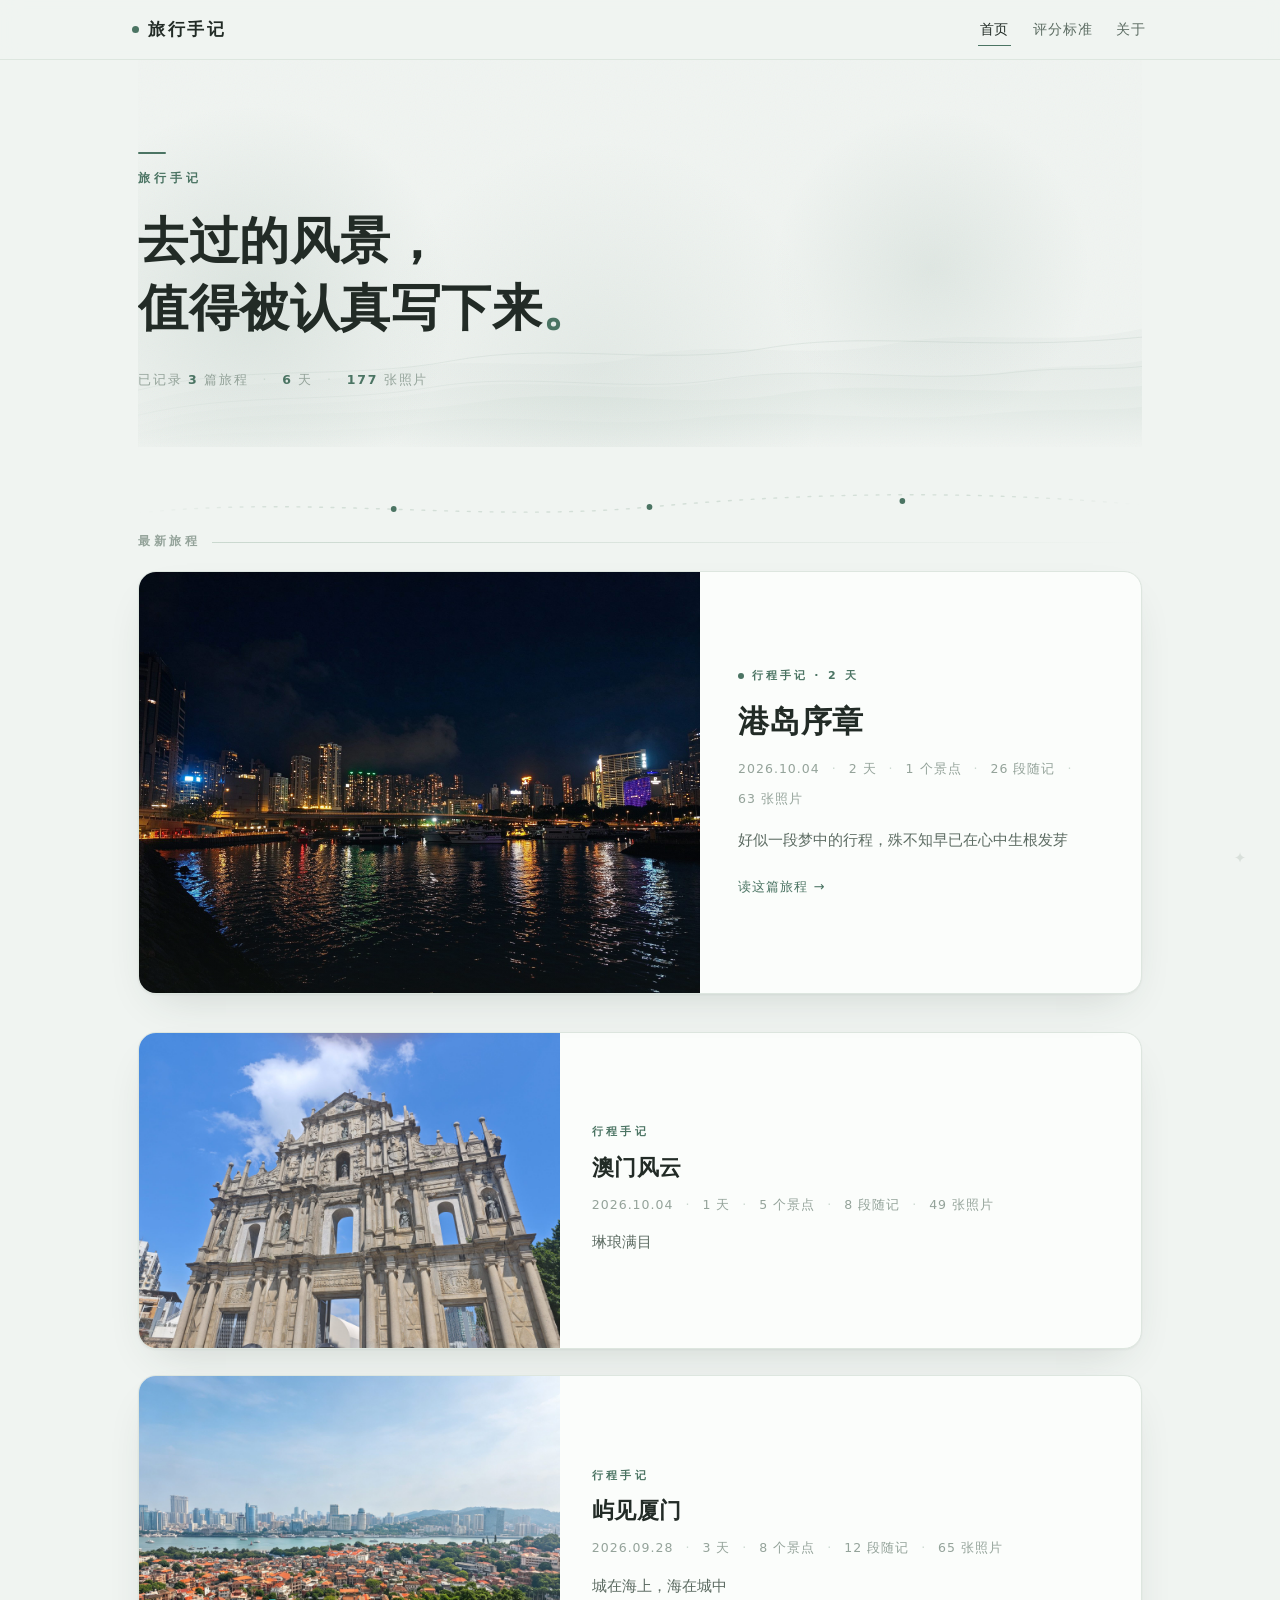
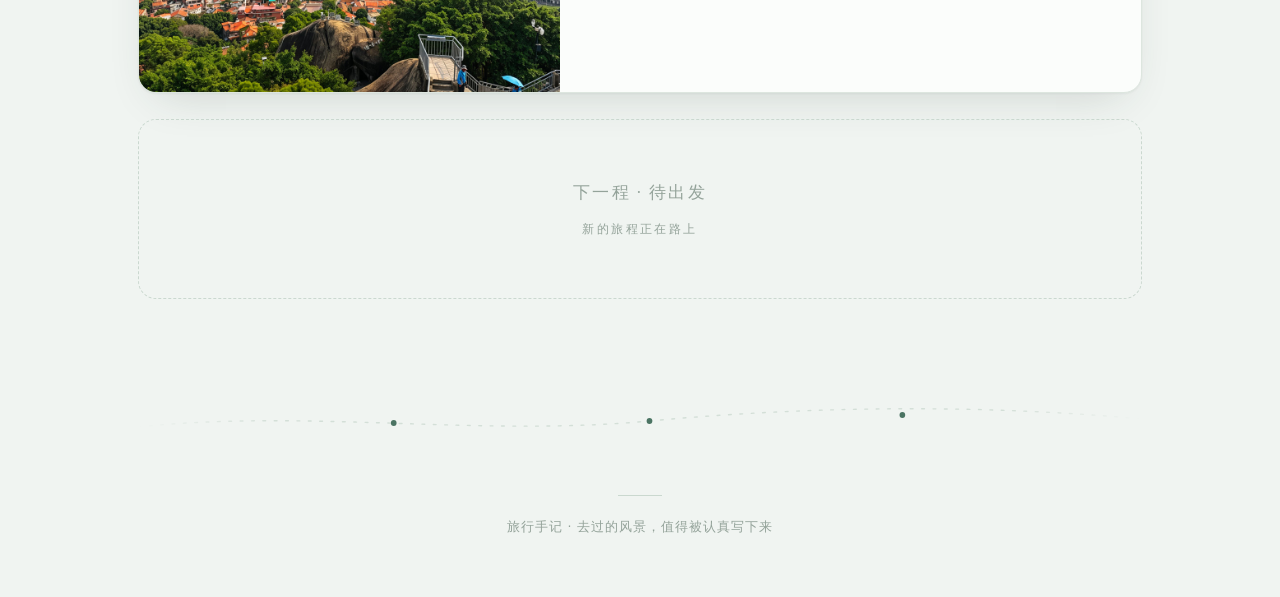
<file: index.html>
<!DOCTYPE html>
<html lang="zh-CN">
<head>
  <meta charset="utf-8">
  <meta name="viewport" content="width=device-width, initial-scale=1">
  <title>旅行手记 · 去过的风景，值得被认真写下来</title>
  
  <link rel="stylesheet" href="/css/style.css?v=muw21igo">
<meta name="generator" content="Hexo 7.3.0"></head>
<body>

<header class="topbar">
  <div class="topbar-inner">
    <a class="brand" href="/"><span class="brand-dot"></span>旅行手记</a>
    
    <nav class="topnav">
      <a href="/" class="on">首页</a>
      <a href="/rating/" class="">评分标准</a>
      <a href="/about/" class="">关于</a>
    </nav>
  </div>
</header>

<main class="container">
  <section class="hero">
  <div class="hero-art" aria-hidden="true">
    <svg viewBox="0 0 1440 320" preserveAspectRatio="xMidYMax slice" xmlns="http://www.w3.org/2000/svg">
      <path class="m1" d="M0,258 C120,218 240,236 360,210 C480,184 600,216 720,190 C840,164 960,196 1080,172 C1200,148 1320,178 1440,150 L1440,320 L0,320 Z"/>
      <path class="m2" d="M0,288 C140,246 280,268 420,240 C560,212 700,250 840,224 C980,198 1120,232 1260,210 C1340,200 1390,206 1440,196 L1440,320 L0,320 Z"/>
      <path class="m3" d="M0,300 C160,258 320,282 480,256 C640,230 780,268 920,244 C1060,220 1200,252 1440,232 L1440,320 L0,320 Z"/>
      <path class="m4" d="M0,314 C120,288 260,306 400,286 C540,266 660,296 800,278 C940,260 1080,288 1220,272 C1320,262 1390,270 1440,262 L1440,320 L0,320 Z"/>
      <path class="s1" d="M0,238 C150,200 300,224 450,196 C600,168 750,204 900,178 C1050,152 1200,184 1440,162"/>
      <path class="s2" d="M0,274 C140,240 280,258 420,234 C560,210 700,244 840,222 C980,200 1120,230 1260,212 C1340,204 1390,210 1440,204"/>
    </svg>
  </div>
  <div class="hero-fog" aria-hidden="true"></div>
  <div class="hero-haze" aria-hidden="true">
    <span class="haze haze-1"></span>
    <span class="haze haze-2"></span>
    <span class="haze haze-3"></span>
  </div>
  <div class="hero-grain" aria-hidden="true"></div>
  <div class="hero-in">
    <p class="kicker" data-ri="1">旅行手记</p>
    
    <h1 data-ri="2">去过的风景，<br>值得被认真写下来<span class="dot">。</span></h1>
    
    <p class="hero-stats" data-ri="3">
      <span>已记录 <b class="n">3</b> 篇旅程</span><span class="sep">·</span>
      <span><b class="n">6</b> 天</span><span class="sep">·</span>
      <span><b class="n">177</b> 张照片</span>
    </p>
  </div>
</section>

<div class="route-line" aria-hidden="true">
  <svg viewBox="0 0 1060 44" preserveAspectRatio="none">
    <defs>
      <linearGradient id="routeGrad" x1="0" y1="0" x2="1" y2="0">
        <stop class="gl-0" offset="0"/><stop class="gl-1" offset=".14"/><stop class="gl-2" offset=".86"/><stop class="gl-3" offset="1"/>
      </linearGradient>
    </defs>
    <path d="M0 30 C180 12 360 40 540 24 S900 8 1060 22"/>
    <circle class="st" cx="270" cy="26" r="3"/>
    <circle class="st" cx="540" cy="24" r="3"/>
    <circle class="st" cx="807" cy="18" r="3"/>
  </svg>
</div>



<div class="sec-label"><span class="t">最新旅程</span><span class="l"></span></div>

<a class="featured reveal" href="/2026/10/04/trip-20261004/">
  <div class="f-photo">
    <img src="/images/trip-20261004/37.jpg" alt="没想到酒店旁边有这么一个公园，无心之举，就像桃花源中一样惊喜，之后的每一次想起此" loading="lazy">
    <div class="f-shade"></div>
  </div>
  <div class="f-body">
    <span class="f-tag">行程手记 · 2 天</span>
    <h2 class="f-title">港岛序章</h2>
    <p class="f-meta">
      <span>2026.10.04</span>
      <span class="sep">·</span><span>2 天</span>
      <span class="sep">·</span><span>1 个景点</span>
      <span class="sep">·</span><span>26 段随记</span>
      <span class="sep">·</span><span>63 张照片</span>
    </p>
    <p class="f-lead">好似一段梦中的行程，殊不知早已在心中生根发芽</p>
    <span class="f-more">读这篇旅程 →</span>
  </div>
</a>


<section class="feed">
  
    <a class="post-item reveal" href="/2026/10/04/trip-20261004-macau/">
      
        <div class="pi-photo"><img src="/images/trip-20261004-macau/07.jpg" alt="大三巴牌坊+大炮台" loading="lazy"></div>
      
      <div class="pi-body">
        <p class="pi-kicker">行程手记</p>
        <h2 class="pi-title">澳门风云</h2>
        <p class="pi-meta">
          <span>2026.10.04</span>
          <span class="sep">·</span><span>1 天</span>
          <span class="sep">·</span><span>5 个景点</span>
          <span class="sep">·</span><span>8 段随记</span>
          <span class="sep">·</span><span>49 张照片</span>
        </p>
        <p class="pi-lead">琳琅满目</p>
      </div>
    </a>
  
    <a class="post-item reveal" href="/2026/09/28/trip-20260928/">
      
        <div class="pi-photo"><img src="/images/trip-20260928/38.jpg" alt="日照岩 · 1790936633116" loading="lazy"></div>
      
      <div class="pi-body">
        <p class="pi-kicker">行程手记</p>
        <h2 class="pi-title">屿见厦门</h2>
        <p class="pi-meta">
          <span>2026.09.28</span>
          <span class="sep">·</span><span>3 天</span>
          <span class="sep">·</span><span>8 个景点</span>
          <span class="sep">·</span><span>12 段随记</span>
          <span class="sep">·</span><span>65 张照片</span>
        </p>
        <p class="pi-lead">城在海上，海在城中</p>
      </div>
    </a>
  
  <div class="post-ghost reveal">
    <span class="g-t">下一程 · 待出发</span>
    <span class="g-s">新的旅程正在路上</span>
  </div>
</section>

<nav class="pager">
  <span class="off">← 更近的旅程</span>
  <span class="off">更早的旅程 →</span>
</nav>

<div class="route-line" aria-hidden="true">
  <svg viewBox="0 0 1060 44" preserveAspectRatio="none">
    <path d="M0 30 C180 12 360 40 540 24 S900 8 1060 22"/>
    <circle class="st" cx="270" cy="26" r="3"/>
    <circle class="st" cx="540" cy="24" r="3"/>
    <circle class="st" cx="807" cy="18" r="3"/>
  </svg>
</div>



<a class="diary-dot" href="#diary" aria-label="日记">✦</a>
<div class="aside-overlay" id="diary" role="dialog" aria-modal="true" aria-label="日记">
  <a class="aside-backdrop" href="#" aria-label="关闭" tabindex="-1"></a>
  <div class="aside-card">
    <a class="aside-close" href="#" aria-label="关闭">✕</a>
    <p class="aside-kicker diary-kicker">✦</p>
    <div class="aside-body">
      
      <details class="diary-entry" open>
        <summary class="diary-date">2026.10.06 10:12</summary>
        <div class="diary-body">
          
          <p>今天jjjkk</p>
          
        </div>
      </details>
      
      <details class="diary-entry">
        <summary class="diary-date">2026.10.05 23:11</summary>
        <div class="diary-body">
          
          <p>今天</p>
          
        </div>
      </details>
      
    </div>
  </div>
</div>



  <footer class="footer">
    <div class="line"></div>
    旅行手记 · 去过的风景，值得被认真写下来
  </footer>
</main>

<noscript><p style="text-align:center;color:#94A39A;font-size:13px">开启 JavaScript 后，可展开卡片里的多图缩略图条。</p></noscript>

<script src="/js/spot.js?v=muw21igo" defer></script>
<script src="/js/home.js?v=muw21igo" defer></script>

<script src="/js/aside.js?v=muw21igo" defer></script>
</body>
</html>
</file>
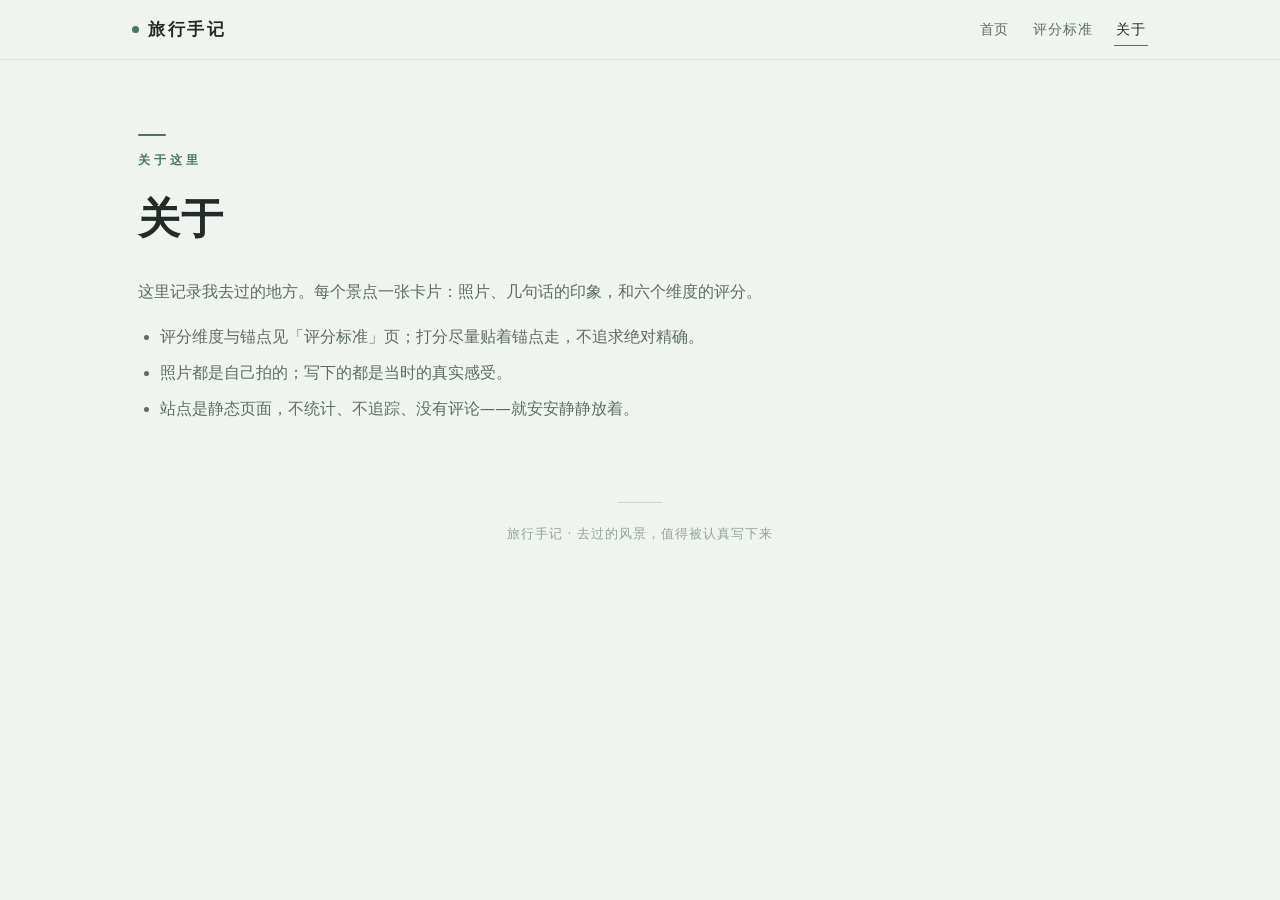
<file: about/index.html>
<!DOCTYPE html>
<html lang="zh-CN">
<head>
  <meta charset="utf-8">
  <meta name="viewport" content="width=device-width, initial-scale=1">
  <title>关于 · 旅行手记</title>
  
  <link rel="stylesheet" href="/css/style.css?v=muw21igo">
<meta name="generator" content="Hexo 7.3.0"></head>
<body>

<header class="topbar">
  <div class="topbar-inner">
    <a class="brand" href="/"><span class="brand-dot"></span>旅行手记</a>
    
    <nav class="topnav">
      <a href="/" class="">首页</a>
      <a href="/rating/" class="">评分标准</a>
      <a href="/about/" class="on">关于</a>
    </nav>
  </div>
</header>

<main class="container">
  <header class="article-head">
  <p class="kicker">关于这里</p>
  <h1>关于</h1>
</header>

<div class="prose"><p>这里记录我去过的地方。每个景点一张卡片：照片、几句话的印象，和六个维度的评分。</p>
<ul>
<li>评分维度与锚点见「评分标准」页；打分尽量贴着锚点走，不追求绝对精确。</li>
<li>照片都是自己拍的；写下的都是当时的真实感受。</li>
<li>站点是静态页面，不统计、不追踪、没有评论——就安安静静放着。</li>
</ul>
</div>


  <footer class="footer">
    <div class="line"></div>
    旅行手记 · 去过的风景，值得被认真写下来
  </footer>
</main>

<noscript><p style="text-align:center;color:#94A39A;font-size:13px">开启 JavaScript 后，可展开卡片里的多图缩略图条。</p></noscript>

<script src="/js/spot.js?v=muw21igo" defer></script>



</body>
</html>
</file>
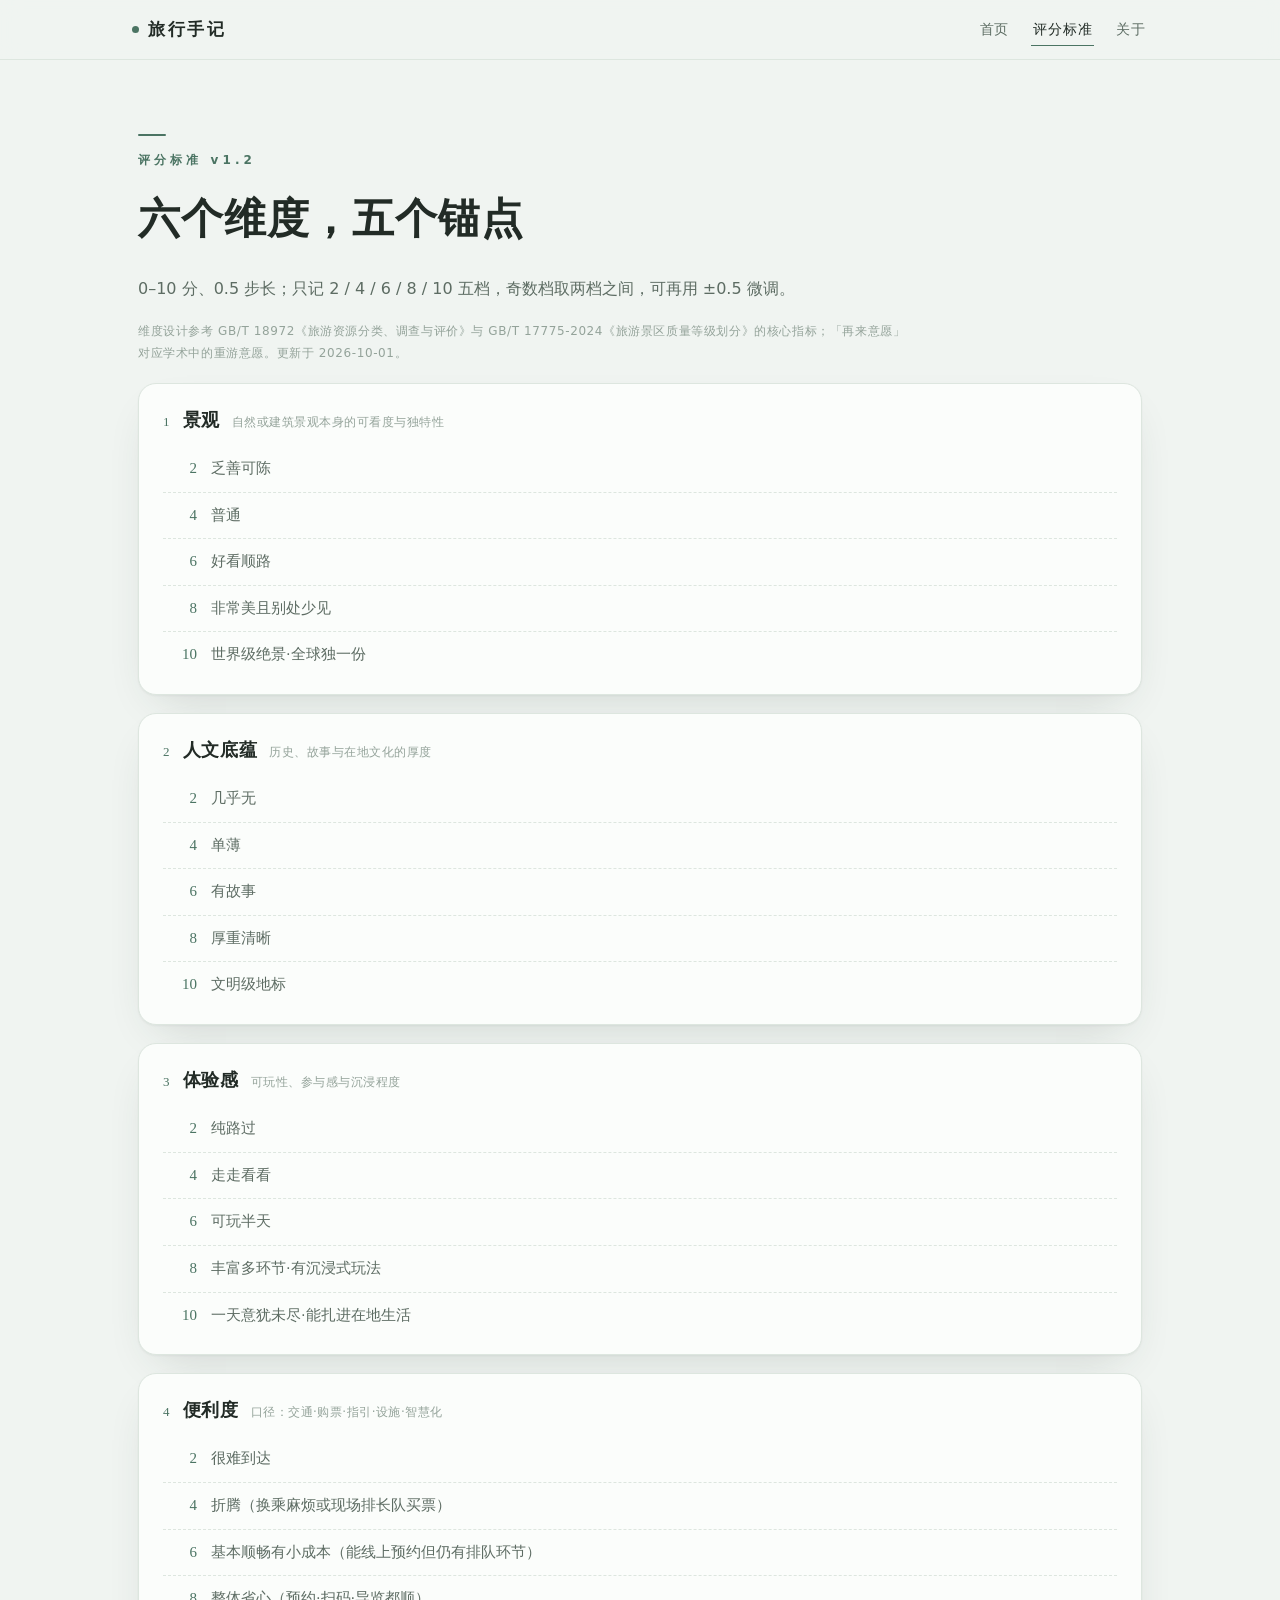
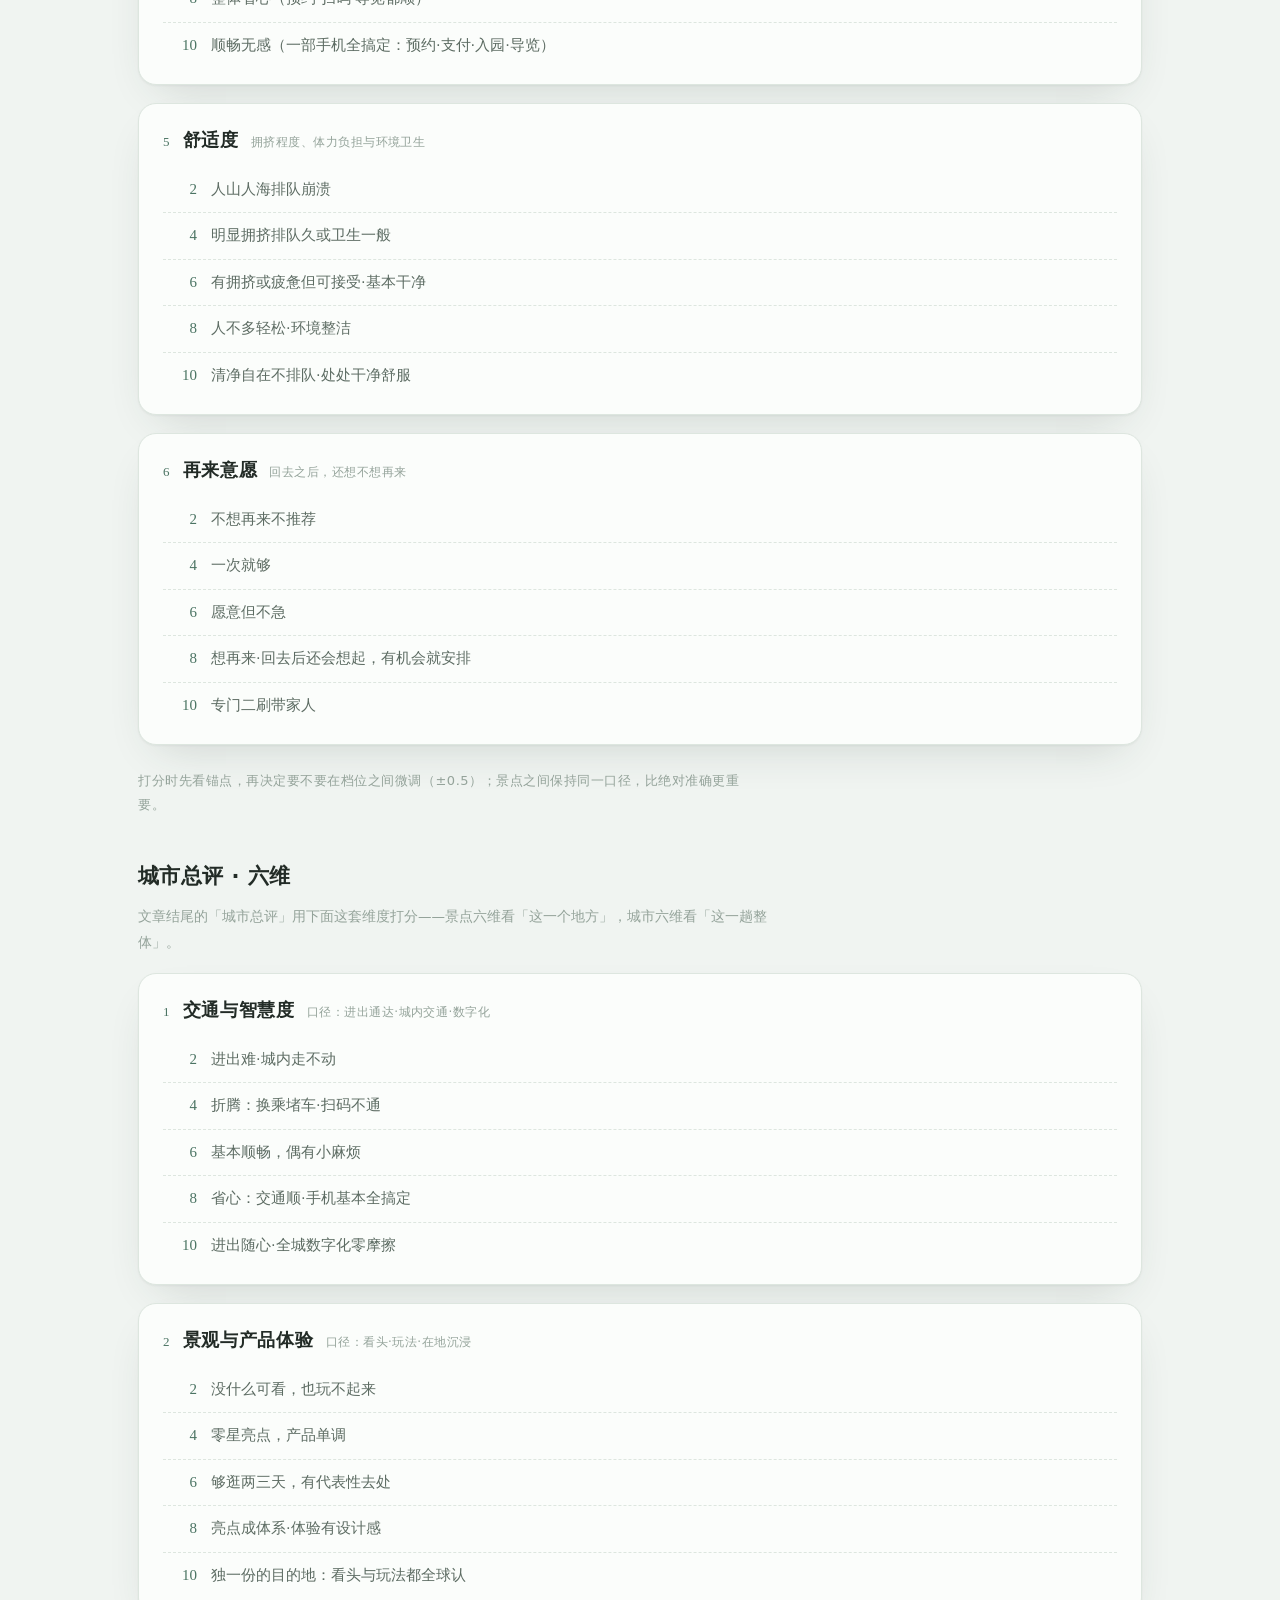
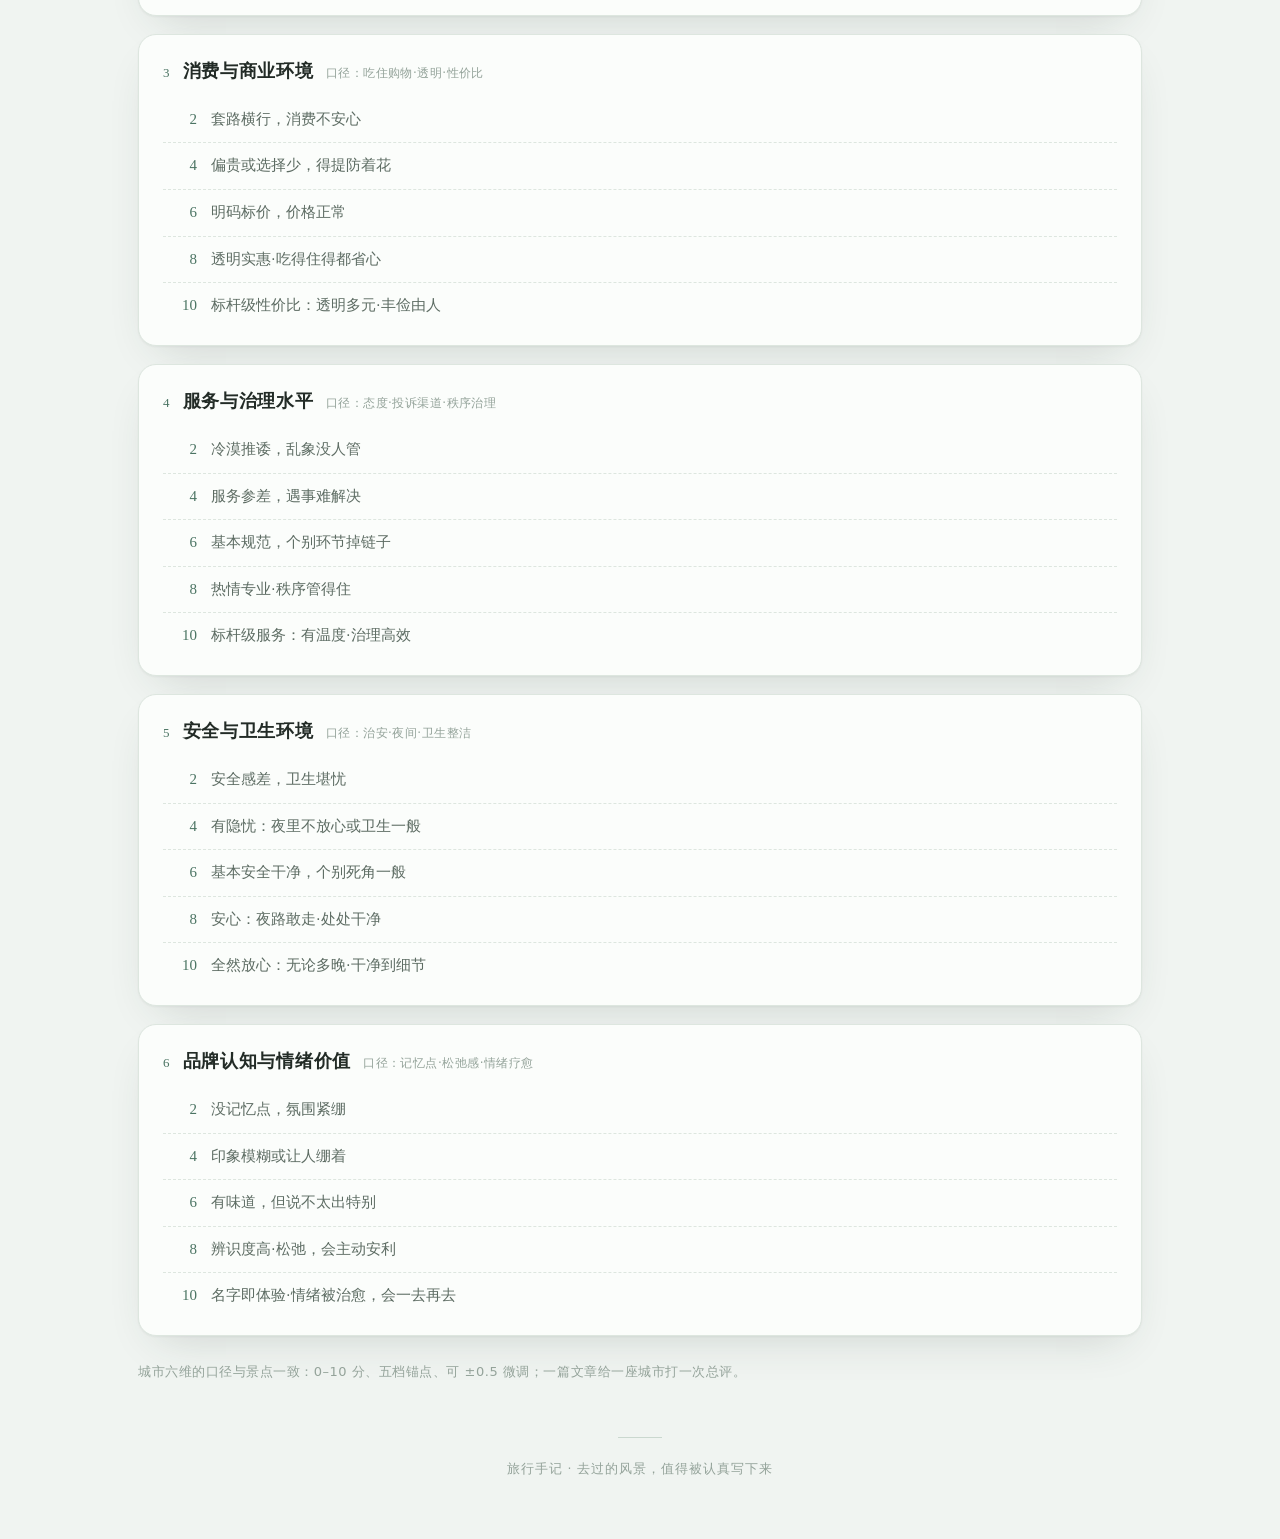
<file: rating/index.html>
<!DOCTYPE html>
<html lang="zh-CN">
<head>
  <meta charset="utf-8">
  <meta name="viewport" content="width=device-width, initial-scale=1">
  <title>评分标准 · 旅行手记</title>
  
  <link rel="stylesheet" href="/css/style.css?v=muw21igo">
<meta name="generator" content="Hexo 7.3.0"></head>
<body>

<header class="topbar">
  <div class="topbar-inner">
    <a class="brand" href="/"><span class="brand-dot"></span>旅行手记</a>
    
    <nav class="topnav">
      <a href="/" class="">首页</a>
      <a href="/rating/" class="on">评分标准</a>
      <a href="/about/" class="">关于</a>
    </nav>
  </div>
</header>

<main class="container">
  
<header class="article-head">
  <p class="kicker">评分标准 v1.2</p>
  <h1>六个维度，五个锚点</h1>
  <p class="lead">0–10 分、0.5 步长；只记 2 / 4 / 6 / 8 / 10 五档，奇数档取两档之间，可再用 ±0.5 微调。</p>
  <p class="disclaimer">维度设计参考 GB/T 18972《旅游资源分类、调查与评价》与 GB/T 17775-2024《旅游景区质量等级划分》的核心指标；「再来意愿」对应学术中的重游意愿。更新于 2026-10-01。</p>
</header>

<section class="rating">
  
    <article class="dim">
      <header class="dim-head">
        <span class="dim-ord">1</span>
        <h2 class="dim-name">景观</h2>
        <span class="dim-note">自然或建筑景观本身的可看度与独特性</span>
      </header>
      <div class="levels">
        
          <div class="level">
            <span class="level-score">2</span>
            <span class="level-text">乏善可陈</span>
          </div>
        
          <div class="level">
            <span class="level-score">4</span>
            <span class="level-text">普通</span>
          </div>
        
          <div class="level">
            <span class="level-score">6</span>
            <span class="level-text">好看顺路</span>
          </div>
        
          <div class="level">
            <span class="level-score">8</span>
            <span class="level-text">非常美且别处少见</span>
          </div>
        
          <div class="level">
            <span class="level-score">10</span>
            <span class="level-text">世界级绝景·全球独一份</span>
          </div>
        
      </div>
    </article>
  
    <article class="dim">
      <header class="dim-head">
        <span class="dim-ord">2</span>
        <h2 class="dim-name">人文底蕴</h2>
        <span class="dim-note">历史、故事与在地文化的厚度</span>
      </header>
      <div class="levels">
        
          <div class="level">
            <span class="level-score">2</span>
            <span class="level-text">几乎无</span>
          </div>
        
          <div class="level">
            <span class="level-score">4</span>
            <span class="level-text">单薄</span>
          </div>
        
          <div class="level">
            <span class="level-score">6</span>
            <span class="level-text">有故事</span>
          </div>
        
          <div class="level">
            <span class="level-score">8</span>
            <span class="level-text">厚重清晰</span>
          </div>
        
          <div class="level">
            <span class="level-score">10</span>
            <span class="level-text">文明级地标</span>
          </div>
        
      </div>
    </article>
  
    <article class="dim">
      <header class="dim-head">
        <span class="dim-ord">3</span>
        <h2 class="dim-name">体验感</h2>
        <span class="dim-note">可玩性、参与感与沉浸程度</span>
      </header>
      <div class="levels">
        
          <div class="level">
            <span class="level-score">2</span>
            <span class="level-text">纯路过</span>
          </div>
        
          <div class="level">
            <span class="level-score">4</span>
            <span class="level-text">走走看看</span>
          </div>
        
          <div class="level">
            <span class="level-score">6</span>
            <span class="level-text">可玩半天</span>
          </div>
        
          <div class="level">
            <span class="level-score">8</span>
            <span class="level-text">丰富多环节·有沉浸式玩法</span>
          </div>
        
          <div class="level">
            <span class="level-score">10</span>
            <span class="level-text">一天意犹未尽·能扎进在地生活</span>
          </div>
        
      </div>
    </article>
  
    <article class="dim">
      <header class="dim-head">
        <span class="dim-ord">4</span>
        <h2 class="dim-name">便利度</h2>
        <span class="dim-note">口径：交通·购票·指引·设施·智慧化</span>
      </header>
      <div class="levels">
        
          <div class="level">
            <span class="level-score">2</span>
            <span class="level-text">很难到达</span>
          </div>
        
          <div class="level">
            <span class="level-score">4</span>
            <span class="level-text">折腾（换乘麻烦或现场排长队买票）</span>
          </div>
        
          <div class="level">
            <span class="level-score">6</span>
            <span class="level-text">基本顺畅有小成本（能线上预约但仍有排队环节）</span>
          </div>
        
          <div class="level">
            <span class="level-score">8</span>
            <span class="level-text">整体省心（预约·扫码·导览都顺）</span>
          </div>
        
          <div class="level">
            <span class="level-score">10</span>
            <span class="level-text">顺畅无感（一部手机全搞定：预约·支付·入园·导览）</span>
          </div>
        
      </div>
    </article>
  
    <article class="dim">
      <header class="dim-head">
        <span class="dim-ord">5</span>
        <h2 class="dim-name">舒适度</h2>
        <span class="dim-note">拥挤程度、体力负担与环境卫生</span>
      </header>
      <div class="levels">
        
          <div class="level">
            <span class="level-score">2</span>
            <span class="level-text">人山人海排队崩溃</span>
          </div>
        
          <div class="level">
            <span class="level-score">4</span>
            <span class="level-text">明显拥挤排队久或卫生一般</span>
          </div>
        
          <div class="level">
            <span class="level-score">6</span>
            <span class="level-text">有拥挤或疲惫但可接受·基本干净</span>
          </div>
        
          <div class="level">
            <span class="level-score">8</span>
            <span class="level-text">人不多轻松·环境整洁</span>
          </div>
        
          <div class="level">
            <span class="level-score">10</span>
            <span class="level-text">清净自在不排队·处处干净舒服</span>
          </div>
        
      </div>
    </article>
  
    <article class="dim">
      <header class="dim-head">
        <span class="dim-ord">6</span>
        <h2 class="dim-name">再来意愿</h2>
        <span class="dim-note">回去之后，还想不想再来</span>
      </header>
      <div class="levels">
        
          <div class="level">
            <span class="level-score">2</span>
            <span class="level-text">不想再来不推荐</span>
          </div>
        
          <div class="level">
            <span class="level-score">4</span>
            <span class="level-text">一次就够</span>
          </div>
        
          <div class="level">
            <span class="level-score">6</span>
            <span class="level-text">愿意但不急</span>
          </div>
        
          <div class="level">
            <span class="level-score">8</span>
            <span class="level-text">想再来·回去后还会想起，有机会就安排</span>
          </div>
        
          <div class="level">
            <span class="level-score">10</span>
            <span class="level-text">专门二刷带家人</span>
          </div>
        
      </div>
    </article>
  

  <p class="rate-foot">打分时先看锚点，再决定要不要在档位之间微调（±0.5）；景点之间保持同一口径，比绝对准确更重要。</p>

  <header class="rate-sub">
    <h2>城市总评 · 六维</h2>
    <p>文章结尾的「城市总评」用下面这套维度打分——景点六维看「这一个地方」，城市六维看「这一趟整体」。</p>
  </header>
  
    <article class="dim">
      <header class="dim-head">
        <span class="dim-ord">1</span>
        <h2 class="dim-name">交通与智慧度</h2>
        <span class="dim-note">口径：进出通达·城内交通·数字化</span>
      </header>
      <div class="levels">
        
          <div class="level">
            <span class="level-score">2</span>
            <span class="level-text">进出难·城内走不动</span>
          </div>
        
          <div class="level">
            <span class="level-score">4</span>
            <span class="level-text">折腾：换乘堵车·扫码不通</span>
          </div>
        
          <div class="level">
            <span class="level-score">6</span>
            <span class="level-text">基本顺畅，偶有小麻烦</span>
          </div>
        
          <div class="level">
            <span class="level-score">8</span>
            <span class="level-text">省心：交通顺·手机基本全搞定</span>
          </div>
        
          <div class="level">
            <span class="level-score">10</span>
            <span class="level-text">进出随心·全城数字化零摩擦</span>
          </div>
        
      </div>
    </article>
  
    <article class="dim">
      <header class="dim-head">
        <span class="dim-ord">2</span>
        <h2 class="dim-name">景观与产品体验</h2>
        <span class="dim-note">口径：看头·玩法·在地沉浸</span>
      </header>
      <div class="levels">
        
          <div class="level">
            <span class="level-score">2</span>
            <span class="level-text">没什么可看，也玩不起来</span>
          </div>
        
          <div class="level">
            <span class="level-score">4</span>
            <span class="level-text">零星亮点，产品单调</span>
          </div>
        
          <div class="level">
            <span class="level-score">6</span>
            <span class="level-text">够逛两三天，有代表性去处</span>
          </div>
        
          <div class="level">
            <span class="level-score">8</span>
            <span class="level-text">亮点成体系·体验有设计感</span>
          </div>
        
          <div class="level">
            <span class="level-score">10</span>
            <span class="level-text">独一份的目的地：看头与玩法都全球认</span>
          </div>
        
      </div>
    </article>
  
    <article class="dim">
      <header class="dim-head">
        <span class="dim-ord">3</span>
        <h2 class="dim-name">消费与商业环境</h2>
        <span class="dim-note">口径：吃住购物·透明·性价比</span>
      </header>
      <div class="levels">
        
          <div class="level">
            <span class="level-score">2</span>
            <span class="level-text">套路横行，消费不安心</span>
          </div>
        
          <div class="level">
            <span class="level-score">4</span>
            <span class="level-text">偏贵或选择少，得提防着花</span>
          </div>
        
          <div class="level">
            <span class="level-score">6</span>
            <span class="level-text">明码标价，价格正常</span>
          </div>
        
          <div class="level">
            <span class="level-score">8</span>
            <span class="level-text">透明实惠·吃得住得都省心</span>
          </div>
        
          <div class="level">
            <span class="level-score">10</span>
            <span class="level-text">标杆级性价比：透明多元·丰俭由人</span>
          </div>
        
      </div>
    </article>
  
    <article class="dim">
      <header class="dim-head">
        <span class="dim-ord">4</span>
        <h2 class="dim-name">服务与治理水平</h2>
        <span class="dim-note">口径：态度·投诉渠道·秩序治理</span>
      </header>
      <div class="levels">
        
          <div class="level">
            <span class="level-score">2</span>
            <span class="level-text">冷漠推诿，乱象没人管</span>
          </div>
        
          <div class="level">
            <span class="level-score">4</span>
            <span class="level-text">服务参差，遇事难解决</span>
          </div>
        
          <div class="level">
            <span class="level-score">6</span>
            <span class="level-text">基本规范，个别环节掉链子</span>
          </div>
        
          <div class="level">
            <span class="level-score">8</span>
            <span class="level-text">热情专业·秩序管得住</span>
          </div>
        
          <div class="level">
            <span class="level-score">10</span>
            <span class="level-text">标杆级服务：有温度·治理高效</span>
          </div>
        
      </div>
    </article>
  
    <article class="dim">
      <header class="dim-head">
        <span class="dim-ord">5</span>
        <h2 class="dim-name">安全与卫生环境</h2>
        <span class="dim-note">口径：治安·夜间·卫生整洁</span>
      </header>
      <div class="levels">
        
          <div class="level">
            <span class="level-score">2</span>
            <span class="level-text">安全感差，卫生堪忧</span>
          </div>
        
          <div class="level">
            <span class="level-score">4</span>
            <span class="level-text">有隐忧：夜里不放心或卫生一般</span>
          </div>
        
          <div class="level">
            <span class="level-score">6</span>
            <span class="level-text">基本安全干净，个别死角一般</span>
          </div>
        
          <div class="level">
            <span class="level-score">8</span>
            <span class="level-text">安心：夜路敢走·处处干净</span>
          </div>
        
          <div class="level">
            <span class="level-score">10</span>
            <span class="level-text">全然放心：无论多晚·干净到细节</span>
          </div>
        
      </div>
    </article>
  
    <article class="dim">
      <header class="dim-head">
        <span class="dim-ord">6</span>
        <h2 class="dim-name">品牌认知与情绪价值</h2>
        <span class="dim-note">口径：记忆点·松弛感·情绪疗愈</span>
      </header>
      <div class="levels">
        
          <div class="level">
            <span class="level-score">2</span>
            <span class="level-text">没记忆点，氛围紧绷</span>
          </div>
        
          <div class="level">
            <span class="level-score">4</span>
            <span class="level-text">印象模糊或让人绷着</span>
          </div>
        
          <div class="level">
            <span class="level-score">6</span>
            <span class="level-text">有味道，但说不太出特别</span>
          </div>
        
          <div class="level">
            <span class="level-score">8</span>
            <span class="level-text">辨识度高·松弛，会主动安利</span>
          </div>
        
          <div class="level">
            <span class="level-score">10</span>
            <span class="level-text">名字即体验·情绪被治愈，会一去再去</span>
          </div>
        
      </div>
    </article>
  

  <p class="rate-foot">城市六维的口径与景点一致：0–10 分、五档锚点、可 ±0.5 微调；一篇文章给一座城市打一次总评。</p>
</section>


  <footer class="footer">
    <div class="line"></div>
    旅行手记 · 去过的风景，值得被认真写下来
  </footer>
</main>

<noscript><p style="text-align:center;color:#94A39A;font-size:13px">开启 JavaScript 后，可展开卡片里的多图缩略图条。</p></noscript>

<script src="/js/spot.js?v=muw21igo" defer></script>



</body>
</html>
</file>
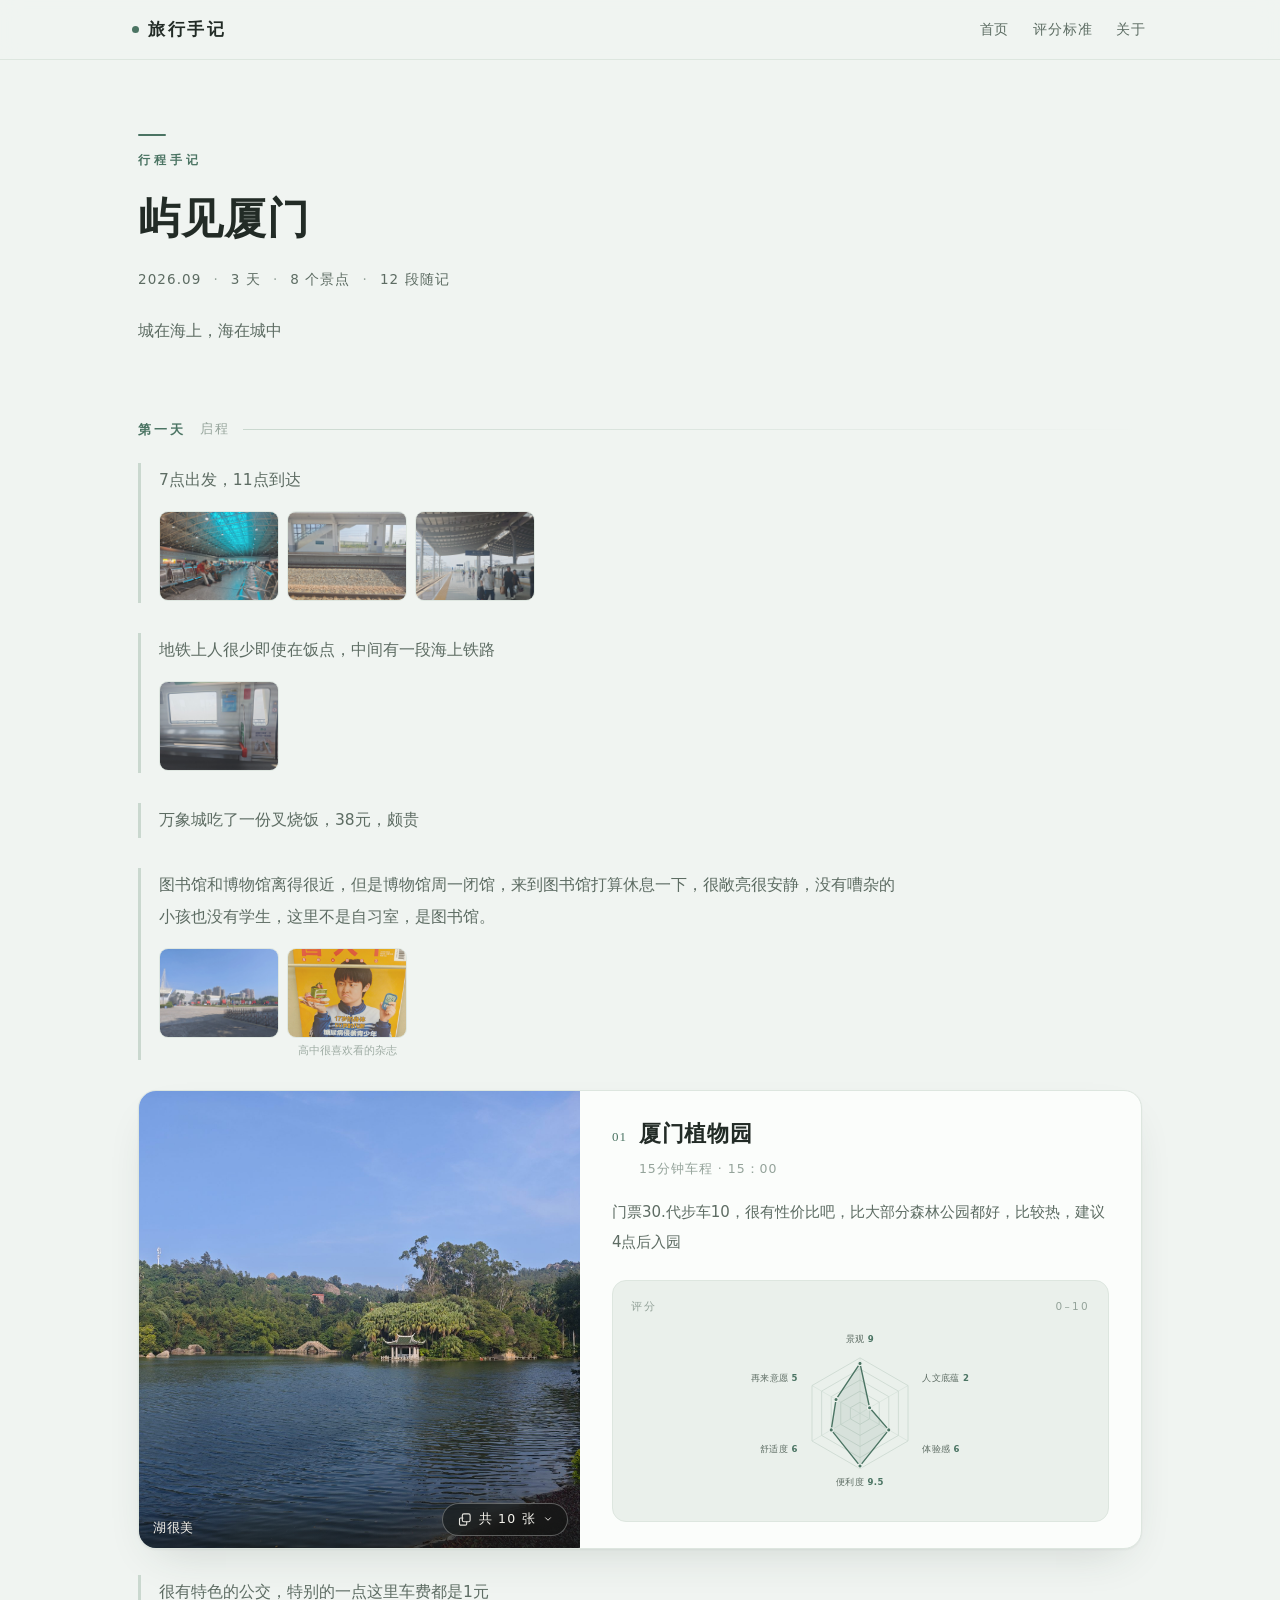
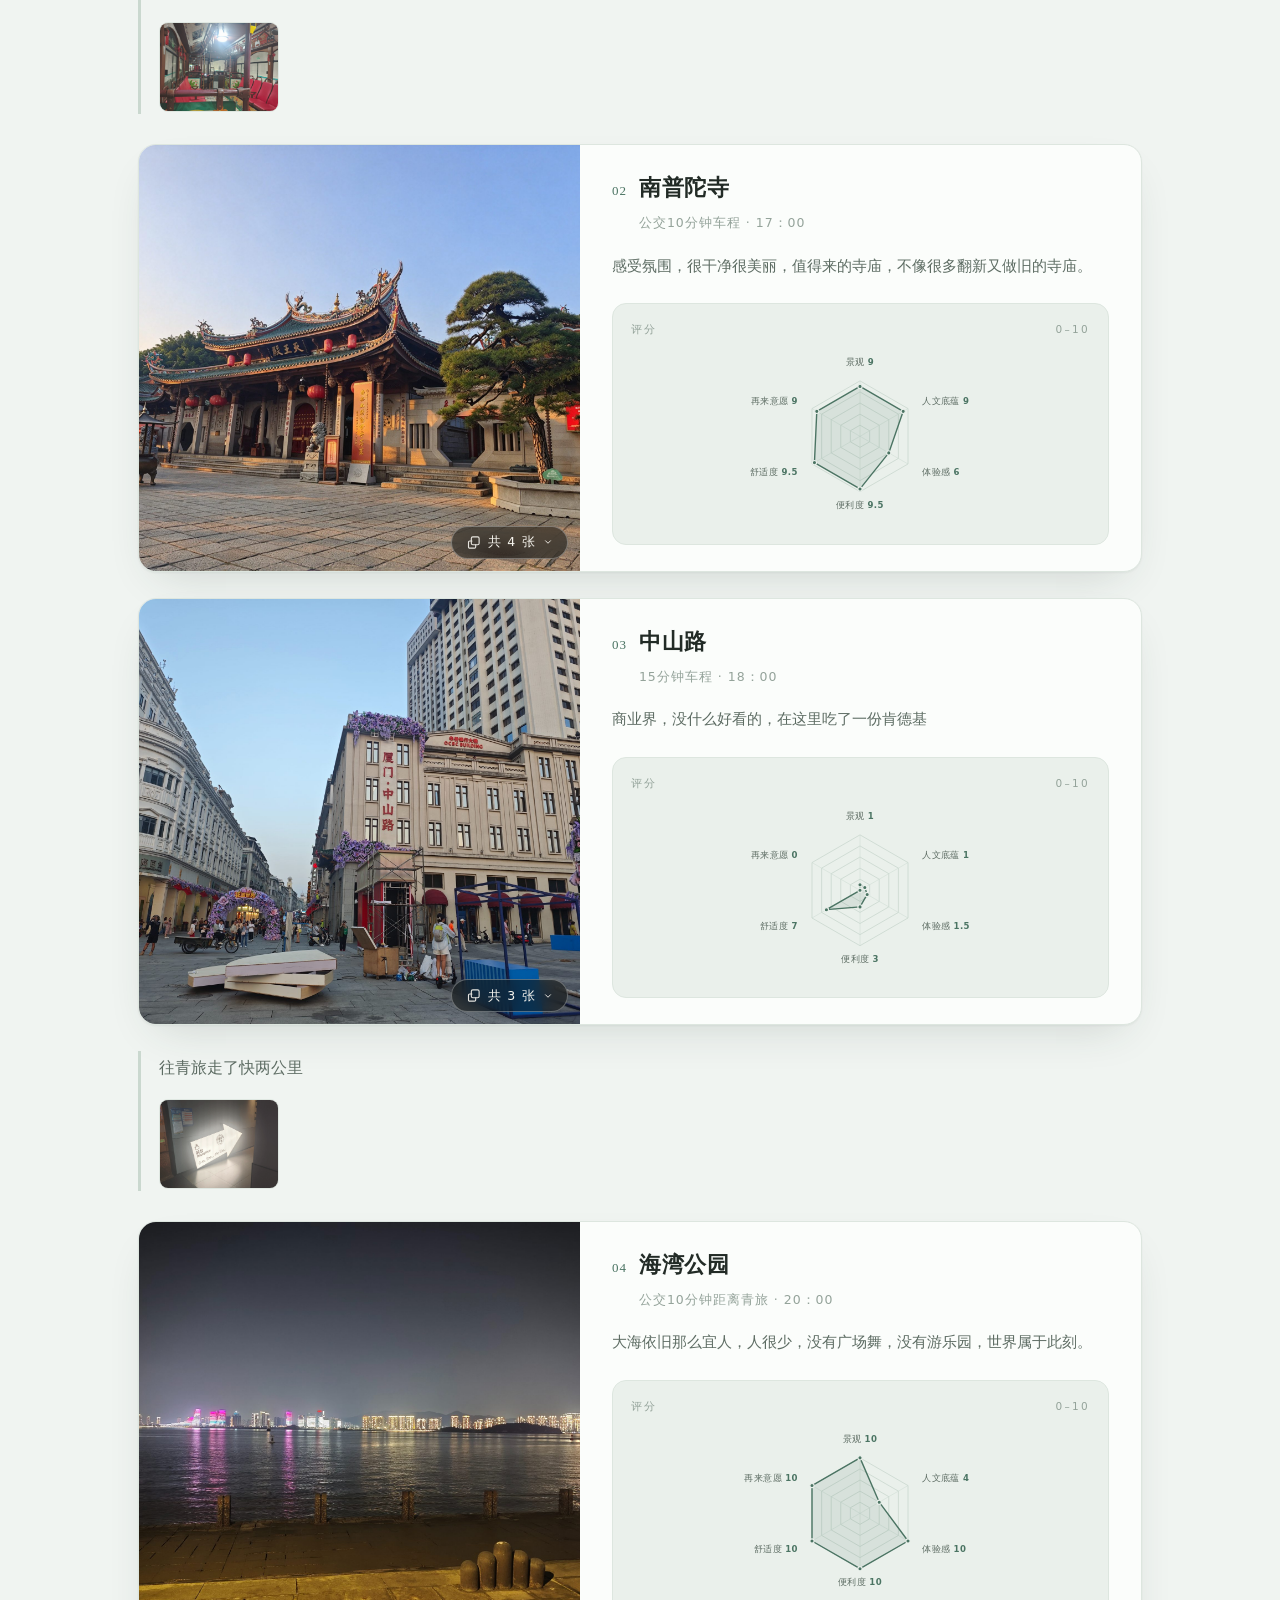
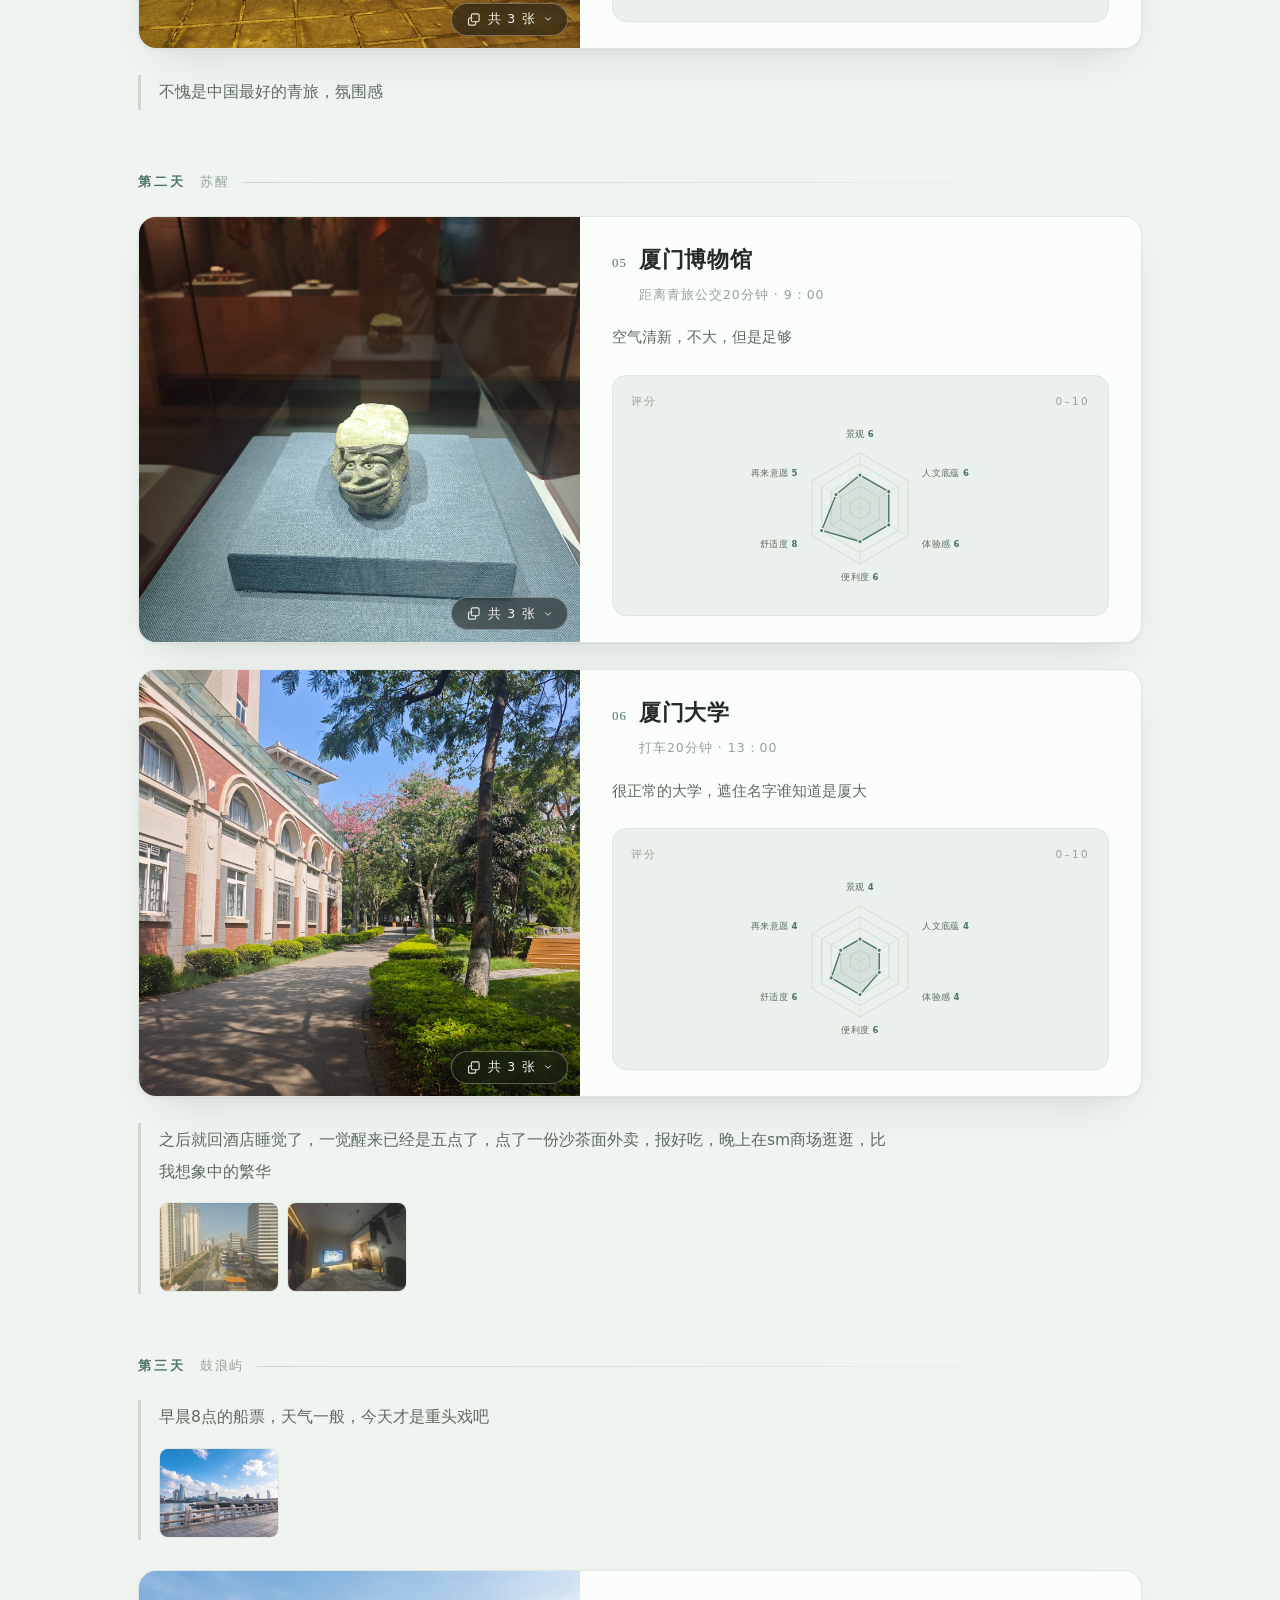
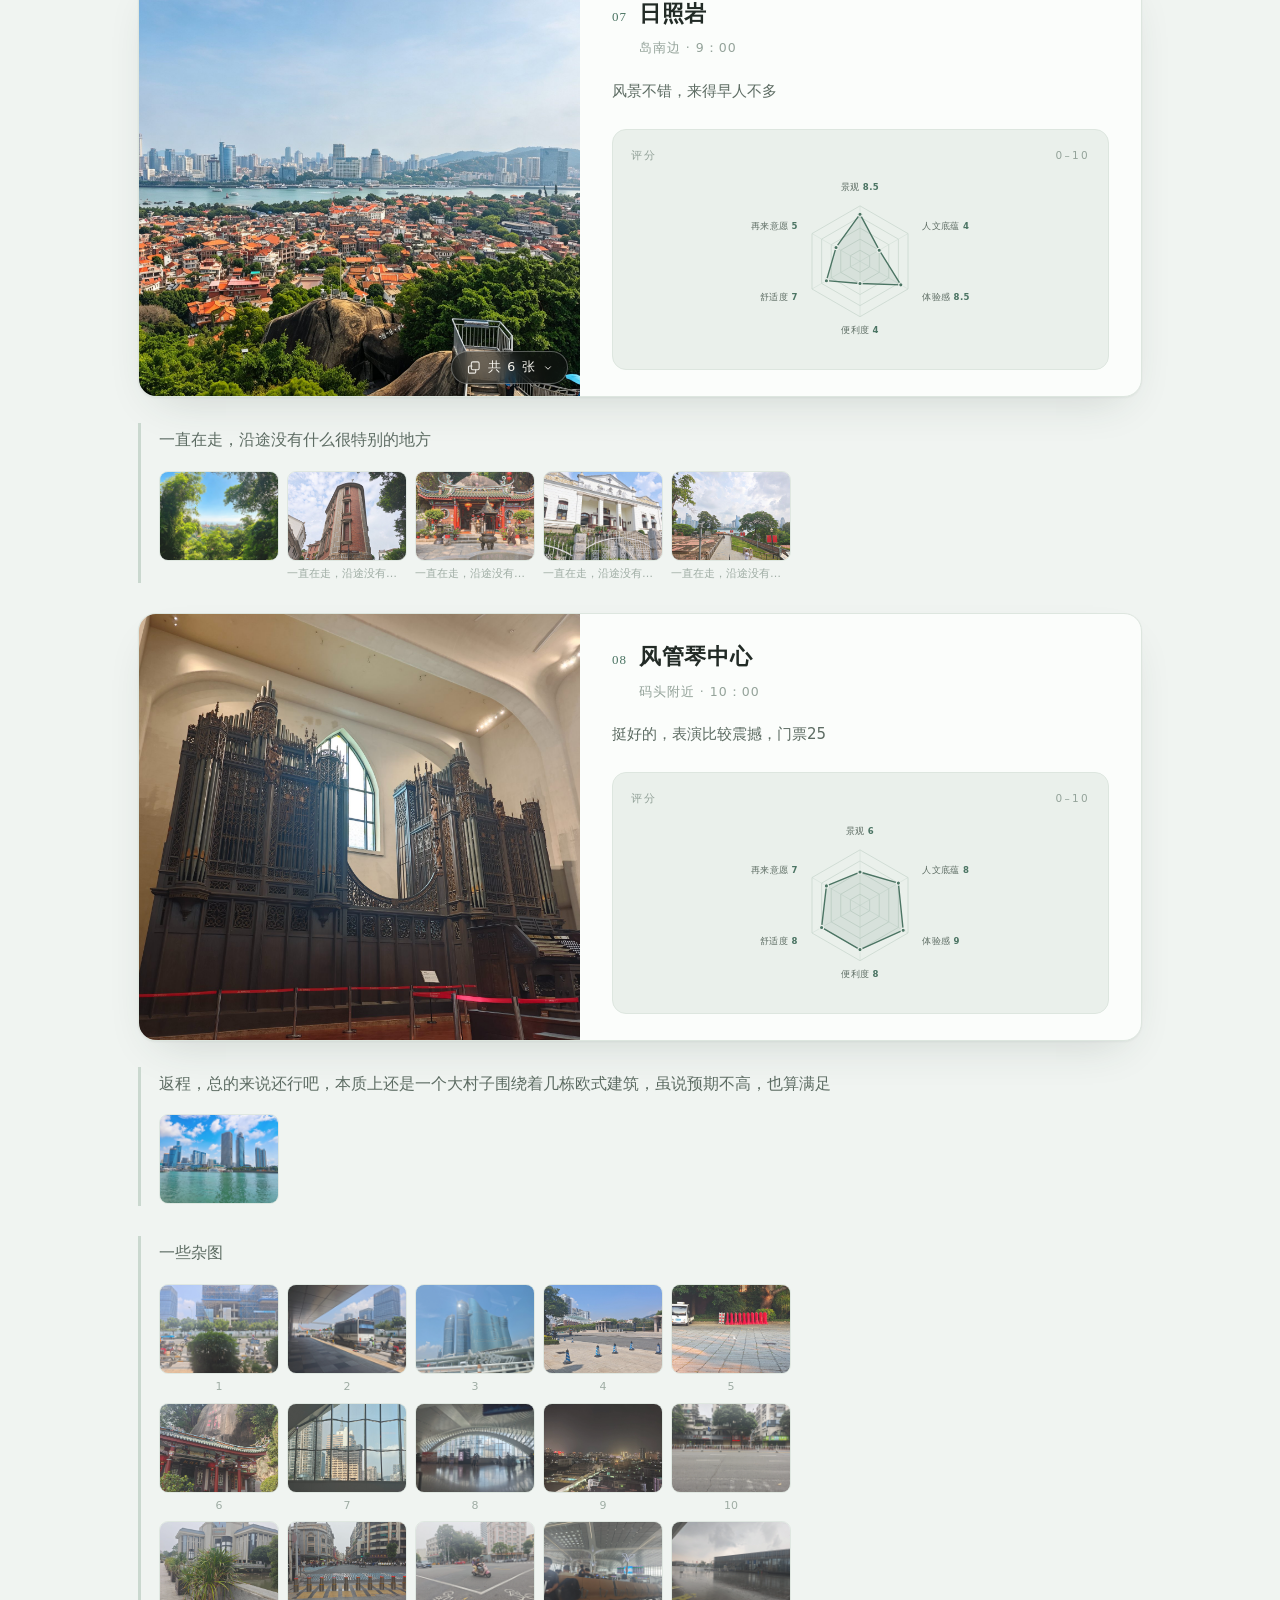
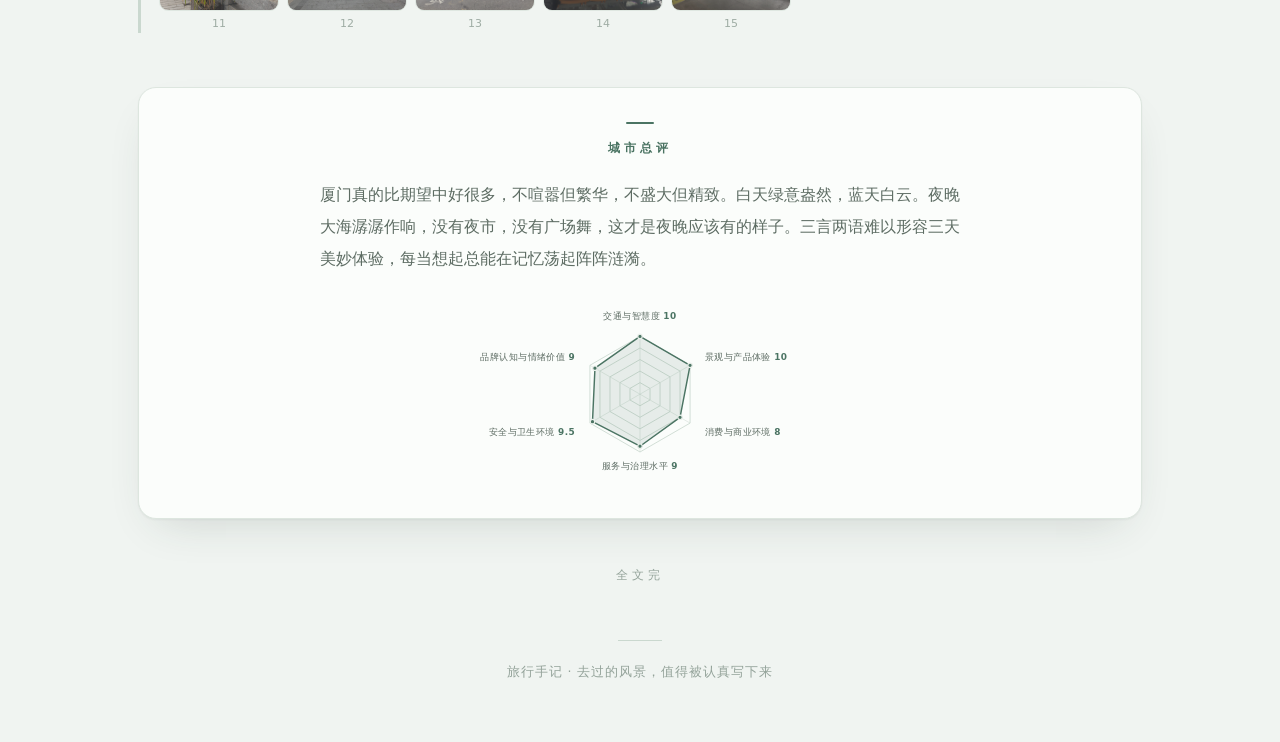
<file: 2026/09/28/trip-20260928/index.html>
<!DOCTYPE html>
<html lang="zh-CN">
<head>
  <meta charset="utf-8">
  <meta name="viewport" content="width=device-width, initial-scale=1">
  <title>屿见厦门 · 旅行手记</title>
  
  <link rel="stylesheet" href="/css/style.css?v=muw21igo">
<meta name="generator" content="Hexo 7.3.0"></head>
<body>

<header class="topbar">
  <div class="topbar-inner">
    <a class="brand" href="/"><span class="brand-dot"></span>旅行手记</a>
    
    <nav class="topnav">
      <a href="/" class="">首页</a>
      <a href="/rating/" class="">评分标准</a>
      <a href="/about/" class="">关于</a>
    </nav>
  </div>
</header>

<main class="container">
  
<article class="article">

  <header class="article-head">
    <p class="kicker">行程手记</p>
    <h1>屿见厦门</h1>
    <p class="article-meta">
      <span>2026.09</span>
      <span class="sep">·</span><span>3 天</span>
      <span class="sep">·</span><span>8 个景点</span>
      <span class="sep">·</span><span>12 段随记</span>
    </p>
    <p class="lead">城在海上，海在城中</p>
    
  </header>

  
  
    <div class="day">
      <span class="day-label">第一天</span>
      <span class="day-sub">启程</span>
      <span class="day-line"></span>
    </div>

    
    
      
      
      
      <div class="note-card">
        
        <div class="note-body"><p>7点出发，11点到达</p></div>
        
        
        <div class="note-photos">
          
          <a class="np" href="/images/trip-20260928/01.jpg" target="_blank" rel="noopener">
            <img src="/images/trip-20260928/01.jpg" alt="随记照片" loading="lazy">
            
          </a>
          
          <a class="np" href="/images/trip-20260928/02.jpg" target="_blank" rel="noopener">
            <img src="/images/trip-20260928/02.jpg" alt="随记照片" loading="lazy">
            
          </a>
          
          <a class="np" href="/images/trip-20260928/03.jpg" target="_blank" rel="noopener">
            <img src="/images/trip-20260928/03.jpg" alt="随记照片" loading="lazy">
            
          </a>
          
        </div>
        
      </div>
      
    
    
    
      
      
      
      <div class="note-card">
        
        <div class="note-body"><p>地铁上人很少即使在饭点，中间有一段海上铁路</p></div>
        
        
        <div class="note-photos">
          
          <a class="np" href="/images/trip-20260928/04.jpg" target="_blank" rel="noopener">
            <img src="/images/trip-20260928/04.jpg" alt="随记照片" loading="lazy">
            
          </a>
          
        </div>
        
      </div>
      
    
    
    
      
      
      
      <div class="note-card">
        
        <div class="note-body"><p>万象城吃了一份叉烧饭，38元，颇贵</p></div>
        
        
      </div>
      
    
    
    
      
      
      
      <div class="note-card">
        
        <div class="note-body"><p>图书馆和博物馆离得很近，但是博物馆周一闭馆，来到图书馆打算休息一下，很敞亮很安静，没有嘈杂的小孩也没有学生，这里不是自习室，是图书馆。</p></div>
        
        
        <div class="note-photos">
          
          <a class="np" href="/images/trip-20260928/05.jpg" target="_blank" rel="noopener">
            <img src="/images/trip-20260928/05.jpg" alt="随记照片" loading="lazy">
            
          </a>
          
          <a class="np" href="/images/trip-20260928/06.jpg" target="_blank" rel="noopener">
            <img src="/images/trip-20260928/06.jpg" alt="高中很喜欢看的杂志" loading="lazy">
            <span class="np-cap">高中很喜欢看的杂志</span>
          </a>
          
        </div>
        
      </div>
      
    
    
    
      
      <article class="spot-card">
        
        <figure class="spot-photo">
          <div class="ph-view">
            
            <img src="/images/trip-20260928/07.jpg"
                 alt="湖很美"
                 style="object-position:center 50%">
            <span class="ph-cap">湖很美</span>
            
            <button type="button" class="ph-count" aria-expanded="false" aria-controls="strip-1">
              <svg width="15" height="15" viewBox="0 0 24 24" fill="none" stroke="currentColor" stroke-width="1.8" stroke-linecap="round" stroke-linejoin="round" aria-hidden="true"><rect x="8.5" y="3" width="12.5" height="12.5" rx="2.4"/><path d="M15.5 15.5v3.6A1.9 1.9 0 0 1 13.6 21H5.9A1.9 1.9 0 0 1 4 19.1v-7.7A1.9 1.9 0 0 1 5.9 9.5h3.6"/></svg>
              <span class="ph-count-txt">共 10 张</span>
              <svg class="chev" width="10" height="10" viewBox="0 0 24 24" fill="none" stroke="currentColor" stroke-width="2.4" stroke-linecap="round" stroke-linejoin="round" aria-hidden="true"><path d="M6 9l6 6 6-6"/></svg>
            </button>
            
          </div>
          
          <div class="ph-strip" id="strip-1" hidden>
            
              <button type="button" class="ph-thumb on"
                      data-src="/images/trip-20260928/07.jpg"
                      data-pos="center 50%"
                      data-alt="湖很美"
                      data-cap="湖很美"
                      title="湖很美" aria-label="第 1 张：湖很美">
                <img src="/images/trip-20260928/07.jpg" alt="湖很美" loading="lazy">
              </button>
            
              <button type="button" class="ph-thumb"
                      data-src="/images/trip-20260928/08.jpg"
                      data-pos="center 50%"
                      data-alt="热带植物+人工雾气"
                      data-cap="热带植物+人工雾气"
                      title="热带植物+人工雾气" aria-label="第 2 张：热带植物+人工雾气">
                <img src="/images/trip-20260928/08.jpg" alt="热带植物+人工雾气" loading="lazy">
              </button>
            
              <button type="button" class="ph-thumb"
                      data-src="/images/trip-20260928/09.jpg"
                      data-pos="center 50%"
                      data-alt="热热热"
                      data-cap="热热热"
                      title="热热热" aria-label="第 3 张：热热热">
                <img src="/images/trip-20260928/09.jpg" alt="热热热" loading="lazy">
              </button>
            
              <button type="button" class="ph-thumb"
                      data-src="/images/trip-20260928/10.jpg"
                      data-pos="center 50%"
                      data-alt="厦门植物园"
                      data-cap=""
                      title="" aria-label="第 4 张">
                <img src="/images/trip-20260928/10.jpg" alt="" loading="lazy">
              </button>
            
              <button type="button" class="ph-thumb"
                      data-src="/images/trip-20260928/11.jpg"
                      data-pos="center 50%"
                      data-alt="厦门植物园"
                      data-cap=""
                      title="" aria-label="第 5 张">
                <img src="/images/trip-20260928/11.jpg" alt="" loading="lazy">
              </button>
            
              <button type="button" class="ph-thumb"
                      data-src="/images/trip-20260928/12.jpg"
                      data-pos="center 50%"
                      data-alt="风景还可以"
                      data-cap="风景还可以"
                      title="风景还可以" aria-label="第 6 张：风景还可以">
                <img src="/images/trip-20260928/12.jpg" alt="风景还可以" loading="lazy">
              </button>
            
              <button type="button" class="ph-thumb"
                      data-src="/images/trip-20260928/13.jpg"
                      data-pos="center 50%"
                      data-alt="厦门植物园"
                      data-cap=""
                      title="" aria-label="第 7 张">
                <img src="/images/trip-20260928/13.jpg" alt="" loading="lazy">
              </button>
            
              <button type="button" class="ph-thumb"
                      data-src="/images/trip-20260928/14.jpg"
                      data-pos="center 50%"
                      data-alt="天气很好"
                      data-cap="天气很好"
                      title="天气很好" aria-label="第 8 张：天气很好">
                <img src="/images/trip-20260928/14.jpg" alt="天气很好" loading="lazy">
              </button>
            
              <button type="button" class="ph-thumb"
                      data-src="/images/trip-20260928/15.jpg"
                      data-pos="center 50%"
                      data-alt="厦门植物园"
                      data-cap=""
                      title="" aria-label="第 9 张">
                <img src="/images/trip-20260928/15.jpg" alt="" loading="lazy">
              </button>
            
              <button type="button" class="ph-thumb"
                      data-src="/images/trip-20260928/16.jpg"
                      data-pos="center 50%"
                      data-alt="厦门植物园"
                      data-cap=""
                      title="" aria-label="第 10 张">
                <img src="/images/trip-20260928/16.jpg" alt="" loading="lazy">
              </button>
            
          </div>
          
        </figure>
        
        <div class="spot-body">
          <header class="spot-head">
            <div class="sh-row"><span class="spot-index">01</span><h2>厦门植物园</h2></div>
            
            <p class="spot-meta">15分钟车程 · 15：00</p>
          </header>
          <p class="spot-review">门票30.代步车10，很有性价比吧，比大部分森林公园都好，比较热，建议4点后入园</p>
          <div class="spot-data">
            <div class="data-note"><span>评分</span><span>0–10</span></div>
            <div class="data-main">
              <div class="hex"><svg viewBox="0 0 292 224" role="img" aria-label="六维评分图"><polygon class="hex-ring" points="146,98.4 157.8,105.2 157.8,118.8 146,125.6 134.2,118.8 134.2,105.2"/><polygon class="hex-ring" points="146,84.8 169.6,98.4 169.6,125.6 146,139.2 122.4,125.6 122.4,98.4"/><polygon class="hex-ring" points="146,71.2 181.3,91.6 181.3,132.4 146,152.8 110.7,132.4 110.7,91.6"/><polygon class="hex-ring" points="146,57.6 193.1,84.8 193.1,139.2 146,166.4 98.9,139.2 98.9,84.8"/><polygon class="hex-ring" points="146,44 204.9,78 204.9,146 146,180 87.1,146 87.1,78"/><line class="hex-spoke" x1="146" y1="112" x2="146" y2="44"/><line class="hex-spoke" x1="146" y1="112" x2="204.9" y2="78"/><line class="hex-spoke" x1="146" y1="112" x2="204.9" y2="146"/><line class="hex-spoke" x1="146" y1="112" x2="146" y2="180"/><line class="hex-spoke" x1="146" y1="112" x2="87.1" y2="146"/><line class="hex-spoke" x1="146" y1="112" x2="87.1" y2="78"/><polygon class="hex-shape" points="146,50.8 157.8,105.2 181.3,132.4 146,176.6 110.7,132.4 116.6,95"/><circle class="hex-dot" cx="146" cy="50.8" r="2.6"/><circle class="hex-dot" cx="157.8" cy="105.2" r="2.6"/><circle class="hex-dot" cx="181.3" cy="132.4" r="2.6"/><circle class="hex-dot" cx="146" cy="176.6" r="2.6"/><circle class="hex-dot" cx="110.7" cy="132.4" r="2.6"/><circle class="hex-dot" cx="116.6" cy="95" r="2.6"/><text class="hex-label" x="146" y="24" text-anchor="middle">景观 <tspan class="hex-val">9</tspan></text><text class="hex-label" x="222.2" y="72" text-anchor="start">人文底蕴 <tspan class="hex-val">2</tspan></text><text class="hex-label" x="222.2" y="160" text-anchor="start">体验感 <tspan class="hex-val">6</tspan></text><text class="hex-label" x="146" y="200" text-anchor="middle">便利度 <tspan class="hex-val">9.5</tspan></text><text class="hex-label" x="69.8" y="160" text-anchor="end">舒适度 <tspan class="hex-val">6</tspan></text><text class="hex-label" x="69.8" y="72" text-anchor="end">再来意愿 <tspan class="hex-val">5</tspan></text></svg></div>
            </div>
          </div>
        </div>
      </article>
    
    
    
      
      
      
      <div class="note-card">
        
        <div class="note-body"><p>很有特色的公交，特别的一点这里车费都是1元</p></div>
        
        
        <div class="note-photos">
          
          <a class="np" href="/images/trip-20260928/17.jpg" target="_blank" rel="noopener">
            <img src="/images/trip-20260928/17.jpg" alt="随记照片" loading="lazy">
            
          </a>
          
        </div>
        
      </div>
      
    
    
    
      
      <article class="spot-card">
        
        <figure class="spot-photo">
          <div class="ph-view">
            
            <img src="/images/trip-20260928/18.jpg"
                 alt="南普陀寺"
                 style="object-position:center 50%">
            <span class="ph-cap" hidden></span>
            
            <button type="button" class="ph-count" aria-expanded="false" aria-controls="strip-2">
              <svg width="15" height="15" viewBox="0 0 24 24" fill="none" stroke="currentColor" stroke-width="1.8" stroke-linecap="round" stroke-linejoin="round" aria-hidden="true"><rect x="8.5" y="3" width="12.5" height="12.5" rx="2.4"/><path d="M15.5 15.5v3.6A1.9 1.9 0 0 1 13.6 21H5.9A1.9 1.9 0 0 1 4 19.1v-7.7A1.9 1.9 0 0 1 5.9 9.5h3.6"/></svg>
              <span class="ph-count-txt">共 4 张</span>
              <svg class="chev" width="10" height="10" viewBox="0 0 24 24" fill="none" stroke="currentColor" stroke-width="2.4" stroke-linecap="round" stroke-linejoin="round" aria-hidden="true"><path d="M6 9l6 6 6-6"/></svg>
            </button>
            
          </div>
          
          <div class="ph-strip" id="strip-2" hidden>
            
              <button type="button" class="ph-thumb on"
                      data-src="/images/trip-20260928/18.jpg"
                      data-pos="center 50%"
                      data-alt="南普陀寺"
                      data-cap=""
                      title="" aria-label="第 1 张">
                <img src="/images/trip-20260928/18.jpg" alt="" loading="lazy">
              </button>
            
              <button type="button" class="ph-thumb"
                      data-src="/images/trip-20260928/19.jpg"
                      data-pos="center 50%"
                      data-alt="南普陀寺"
                      data-cap=""
                      title="" aria-label="第 2 张">
                <img src="/images/trip-20260928/19.jpg" alt="" loading="lazy">
              </button>
            
              <button type="button" class="ph-thumb"
                      data-src="/images/trip-20260928/20.jpg"
                      data-pos="center 50%"
                      data-alt="南普陀寺"
                      data-cap=""
                      title="" aria-label="第 3 张">
                <img src="/images/trip-20260928/20.jpg" alt="" loading="lazy">
              </button>
            
              <button type="button" class="ph-thumb"
                      data-src="/images/trip-20260928/21.jpg"
                      data-pos="center 50%"
                      data-alt="南普陀寺"
                      data-cap=""
                      title="" aria-label="第 4 张">
                <img src="/images/trip-20260928/21.jpg" alt="" loading="lazy">
              </button>
            
          </div>
          
        </figure>
        
        <div class="spot-body">
          <header class="spot-head">
            <div class="sh-row"><span class="spot-index">02</span><h2>南普陀寺</h2></div>
            
            <p class="spot-meta">公交10分钟车程 · 17：00</p>
          </header>
          <p class="spot-review">感受氛围，很干净很美丽，值得来的寺庙，不像很多翻新又做旧的寺庙。</p>
          <div class="spot-data">
            <div class="data-note"><span>评分</span><span>0–10</span></div>
            <div class="data-main">
              <div class="hex"><svg viewBox="0 0 292 224" role="img" aria-label="六维评分图"><polygon class="hex-ring" points="146,98.4 157.8,105.2 157.8,118.8 146,125.6 134.2,118.8 134.2,105.2"/><polygon class="hex-ring" points="146,84.8 169.6,98.4 169.6,125.6 146,139.2 122.4,125.6 122.4,98.4"/><polygon class="hex-ring" points="146,71.2 181.3,91.6 181.3,132.4 146,152.8 110.7,132.4 110.7,91.6"/><polygon class="hex-ring" points="146,57.6 193.1,84.8 193.1,139.2 146,166.4 98.9,139.2 98.9,84.8"/><polygon class="hex-ring" points="146,44 204.9,78 204.9,146 146,180 87.1,146 87.1,78"/><line class="hex-spoke" x1="146" y1="112" x2="146" y2="44"/><line class="hex-spoke" x1="146" y1="112" x2="204.9" y2="78"/><line class="hex-spoke" x1="146" y1="112" x2="204.9" y2="146"/><line class="hex-spoke" x1="146" y1="112" x2="146" y2="180"/><line class="hex-spoke" x1="146" y1="112" x2="87.1" y2="146"/><line class="hex-spoke" x1="146" y1="112" x2="87.1" y2="78"/><polygon class="hex-shape" points="146,50.8 199,81.4 181.3,132.4 146,176.6 90.1,144.3 93,81.4"/><circle class="hex-dot" cx="146" cy="50.8" r="2.6"/><circle class="hex-dot" cx="199" cy="81.4" r="2.6"/><circle class="hex-dot" cx="181.3" cy="132.4" r="2.6"/><circle class="hex-dot" cx="146" cy="176.6" r="2.6"/><circle class="hex-dot" cx="90.1" cy="144.3" r="2.6"/><circle class="hex-dot" cx="93" cy="81.4" r="2.6"/><text class="hex-label" x="146" y="24" text-anchor="middle">景观 <tspan class="hex-val">9</tspan></text><text class="hex-label" x="222.2" y="72" text-anchor="start">人文底蕴 <tspan class="hex-val">9</tspan></text><text class="hex-label" x="222.2" y="160" text-anchor="start">体验感 <tspan class="hex-val">6</tspan></text><text class="hex-label" x="146" y="200" text-anchor="middle">便利度 <tspan class="hex-val">9.5</tspan></text><text class="hex-label" x="69.8" y="160" text-anchor="end">舒适度 <tspan class="hex-val">9.5</tspan></text><text class="hex-label" x="69.8" y="72" text-anchor="end">再来意愿 <tspan class="hex-val">9</tspan></text></svg></div>
            </div>
          </div>
        </div>
      </article>
    
    
    
      
      <article class="spot-card">
        
        <figure class="spot-photo">
          <div class="ph-view">
            
            <img src="/images/trip-20260928/22.jpg"
                 alt="中山路"
                 style="object-position:center 50%">
            <span class="ph-cap" hidden></span>
            
            <button type="button" class="ph-count" aria-expanded="false" aria-controls="strip-3">
              <svg width="15" height="15" viewBox="0 0 24 24" fill="none" stroke="currentColor" stroke-width="1.8" stroke-linecap="round" stroke-linejoin="round" aria-hidden="true"><rect x="8.5" y="3" width="12.5" height="12.5" rx="2.4"/><path d="M15.5 15.5v3.6A1.9 1.9 0 0 1 13.6 21H5.9A1.9 1.9 0 0 1 4 19.1v-7.7A1.9 1.9 0 0 1 5.9 9.5h3.6"/></svg>
              <span class="ph-count-txt">共 3 张</span>
              <svg class="chev" width="10" height="10" viewBox="0 0 24 24" fill="none" stroke="currentColor" stroke-width="2.4" stroke-linecap="round" stroke-linejoin="round" aria-hidden="true"><path d="M6 9l6 6 6-6"/></svg>
            </button>
            
          </div>
          
          <div class="ph-strip" id="strip-3" hidden>
            
              <button type="button" class="ph-thumb on"
                      data-src="/images/trip-20260928/22.jpg"
                      data-pos="center 50%"
                      data-alt="中山路"
                      data-cap=""
                      title="" aria-label="第 1 张">
                <img src="/images/trip-20260928/22.jpg" alt="" loading="lazy">
              </button>
            
              <button type="button" class="ph-thumb"
                      data-src="/images/trip-20260928/23.jpg"
                      data-pos="center 50%"
                      data-alt="中山路"
                      data-cap=""
                      title="" aria-label="第 2 张">
                <img src="/images/trip-20260928/23.jpg" alt="" loading="lazy">
              </button>
            
              <button type="button" class="ph-thumb"
                      data-src="/images/trip-20260928/24.jpg"
                      data-pos="center 50%"
                      data-alt="中山路"
                      data-cap=""
                      title="" aria-label="第 3 张">
                <img src="/images/trip-20260928/24.jpg" alt="" loading="lazy">
              </button>
            
          </div>
          
        </figure>
        
        <div class="spot-body">
          <header class="spot-head">
            <div class="sh-row"><span class="spot-index">03</span><h2>中山路</h2></div>
            
            <p class="spot-meta">15分钟车程 · 18：00</p>
          </header>
          <p class="spot-review">商业界，没什么好看的，在这里吃了一份肯德基</p>
          <div class="spot-data">
            <div class="data-note"><span>评分</span><span>0–10</span></div>
            <div class="data-main">
              <div class="hex"><svg viewBox="0 0 292 224" role="img" aria-label="六维评分图"><polygon class="hex-ring" points="146,98.4 157.8,105.2 157.8,118.8 146,125.6 134.2,118.8 134.2,105.2"/><polygon class="hex-ring" points="146,84.8 169.6,98.4 169.6,125.6 146,139.2 122.4,125.6 122.4,98.4"/><polygon class="hex-ring" points="146,71.2 181.3,91.6 181.3,132.4 146,152.8 110.7,132.4 110.7,91.6"/><polygon class="hex-ring" points="146,57.6 193.1,84.8 193.1,139.2 146,166.4 98.9,139.2 98.9,84.8"/><polygon class="hex-ring" points="146,44 204.9,78 204.9,146 146,180 87.1,146 87.1,78"/><line class="hex-spoke" x1="146" y1="112" x2="146" y2="44"/><line class="hex-spoke" x1="146" y1="112" x2="204.9" y2="78"/><line class="hex-spoke" x1="146" y1="112" x2="204.9" y2="146"/><line class="hex-spoke" x1="146" y1="112" x2="146" y2="180"/><line class="hex-spoke" x1="146" y1="112" x2="87.1" y2="146"/><line class="hex-spoke" x1="146" y1="112" x2="87.1" y2="78"/><polygon class="hex-shape" points="146,105.2 151.9,108.6 154.8,117.1 146,132.4 104.8,135.8 146,112"/><circle class="hex-dot" cx="146" cy="105.2" r="2.6"/><circle class="hex-dot" cx="151.9" cy="108.6" r="2.6"/><circle class="hex-dot" cx="154.8" cy="117.1" r="2.6"/><circle class="hex-dot" cx="146" cy="132.4" r="2.6"/><circle class="hex-dot" cx="104.8" cy="135.8" r="2.6"/><circle class="hex-dot" cx="146" cy="112" r="2.6"/><text class="hex-label" x="146" y="24" text-anchor="middle">景观 <tspan class="hex-val">1</tspan></text><text class="hex-label" x="222.2" y="72" text-anchor="start">人文底蕴 <tspan class="hex-val">1</tspan></text><text class="hex-label" x="222.2" y="160" text-anchor="start">体验感 <tspan class="hex-val">1.5</tspan></text><text class="hex-label" x="146" y="200" text-anchor="middle">便利度 <tspan class="hex-val">3</tspan></text><text class="hex-label" x="69.8" y="160" text-anchor="end">舒适度 <tspan class="hex-val">7</tspan></text><text class="hex-label" x="69.8" y="72" text-anchor="end">再来意愿 <tspan class="hex-val">0</tspan></text></svg></div>
            </div>
          </div>
        </div>
      </article>
    
    
    
      
      
      
      <div class="note-card">
        
        <div class="note-body"><p>往青旅走了快两公里</p></div>
        
        
        <div class="note-photos">
          
          <a class="np" href="/images/trip-20260928/25.jpg" target="_blank" rel="noopener">
            <img src="/images/trip-20260928/25.jpg" alt="随记照片" loading="lazy">
            
          </a>
          
        </div>
        
      </div>
      
    
    
    
      
      <article class="spot-card">
        
        <figure class="spot-photo">
          <div class="ph-view">
            
            <img src="/images/trip-20260928/26.jpg"
                 alt="海湾公园"
                 style="object-position:center 50%">
            <span class="ph-cap" hidden></span>
            
            <button type="button" class="ph-count" aria-expanded="false" aria-controls="strip-4">
              <svg width="15" height="15" viewBox="0 0 24 24" fill="none" stroke="currentColor" stroke-width="1.8" stroke-linecap="round" stroke-linejoin="round" aria-hidden="true"><rect x="8.5" y="3" width="12.5" height="12.5" rx="2.4"/><path d="M15.5 15.5v3.6A1.9 1.9 0 0 1 13.6 21H5.9A1.9 1.9 0 0 1 4 19.1v-7.7A1.9 1.9 0 0 1 5.9 9.5h3.6"/></svg>
              <span class="ph-count-txt">共 3 张</span>
              <svg class="chev" width="10" height="10" viewBox="0 0 24 24" fill="none" stroke="currentColor" stroke-width="2.4" stroke-linecap="round" stroke-linejoin="round" aria-hidden="true"><path d="M6 9l6 6 6-6"/></svg>
            </button>
            
          </div>
          
          <div class="ph-strip" id="strip-4" hidden>
            
              <button type="button" class="ph-thumb on"
                      data-src="/images/trip-20260928/26.jpg"
                      data-pos="center 50%"
                      data-alt="海湾公园"
                      data-cap=""
                      title="" aria-label="第 1 张">
                <img src="/images/trip-20260928/26.jpg" alt="" loading="lazy">
              </button>
            
              <button type="button" class="ph-thumb"
                      data-src="/images/trip-20260928/27.jpg"
                      data-pos="center 50%"
                      data-alt="海湾公园"
                      data-cap=""
                      title="" aria-label="第 2 张">
                <img src="/images/trip-20260928/27.jpg" alt="" loading="lazy">
              </button>
            
              <button type="button" class="ph-thumb"
                      data-src="/images/trip-20260928/28.jpg"
                      data-pos="center 50%"
                      data-alt="海湾公园"
                      data-cap=""
                      title="" aria-label="第 3 张">
                <img src="/images/trip-20260928/28.jpg" alt="" loading="lazy">
              </button>
            
          </div>
          
        </figure>
        
        <div class="spot-body">
          <header class="spot-head">
            <div class="sh-row"><span class="spot-index">04</span><h2>海湾公园</h2></div>
            
            <p class="spot-meta">公交10分钟距离青旅 · 20：00</p>
          </header>
          <p class="spot-review">大海依旧那么宜人，人很少，没有广场舞，没有游乐园，世界属于此刻。</p>
          <div class="spot-data">
            <div class="data-note"><span>评分</span><span>0–10</span></div>
            <div class="data-main">
              <div class="hex"><svg viewBox="0 0 292 224" role="img" aria-label="六维评分图"><polygon class="hex-ring" points="146,98.4 157.8,105.2 157.8,118.8 146,125.6 134.2,118.8 134.2,105.2"/><polygon class="hex-ring" points="146,84.8 169.6,98.4 169.6,125.6 146,139.2 122.4,125.6 122.4,98.4"/><polygon class="hex-ring" points="146,71.2 181.3,91.6 181.3,132.4 146,152.8 110.7,132.4 110.7,91.6"/><polygon class="hex-ring" points="146,57.6 193.1,84.8 193.1,139.2 146,166.4 98.9,139.2 98.9,84.8"/><polygon class="hex-ring" points="146,44 204.9,78 204.9,146 146,180 87.1,146 87.1,78"/><line class="hex-spoke" x1="146" y1="112" x2="146" y2="44"/><line class="hex-spoke" x1="146" y1="112" x2="204.9" y2="78"/><line class="hex-spoke" x1="146" y1="112" x2="204.9" y2="146"/><line class="hex-spoke" x1="146" y1="112" x2="146" y2="180"/><line class="hex-spoke" x1="146" y1="112" x2="87.1" y2="146"/><line class="hex-spoke" x1="146" y1="112" x2="87.1" y2="78"/><polygon class="hex-shape" points="146,44 169.6,98.4 204.9,146 146,180 87.1,146 87.1,78"/><circle class="hex-dot" cx="146" cy="44" r="2.6"/><circle class="hex-dot" cx="169.6" cy="98.4" r="2.6"/><circle class="hex-dot" cx="204.9" cy="146" r="2.6"/><circle class="hex-dot" cx="146" cy="180" r="2.6"/><circle class="hex-dot" cx="87.1" cy="146" r="2.6"/><circle class="hex-dot" cx="87.1" cy="78" r="2.6"/><text class="hex-label" x="146" y="24" text-anchor="middle">景观 <tspan class="hex-val">10</tspan></text><text class="hex-label" x="222.2" y="72" text-anchor="start">人文底蕴 <tspan class="hex-val">4</tspan></text><text class="hex-label" x="222.2" y="160" text-anchor="start">体验感 <tspan class="hex-val">10</tspan></text><text class="hex-label" x="146" y="200" text-anchor="middle">便利度 <tspan class="hex-val">10</tspan></text><text class="hex-label" x="69.8" y="160" text-anchor="end">舒适度 <tspan class="hex-val">10</tspan></text><text class="hex-label" x="69.8" y="72" text-anchor="end">再来意愿 <tspan class="hex-val">10</tspan></text></svg></div>
            </div>
          </div>
        </div>
      </article>
    
    
    
      
      
      
      <div class="note-card">
        
        <div class="note-body"><p>不愧是中国最好的青旅，氛围感</p></div>
        
        
      </div>
      
    
    
  
    <div class="day">
      <span class="day-label">第二天</span>
      <span class="day-sub">苏醒</span>
      <span class="day-line"></span>
    </div>

    
    
      
      <article class="spot-card">
        
        <figure class="spot-photo">
          <div class="ph-view">
            
            <img src="/images/trip-20260928/29.jpg"
                 alt="厦门博物馆"
                 style="object-position:center 50%">
            <span class="ph-cap" hidden></span>
            
            <button type="button" class="ph-count" aria-expanded="false" aria-controls="strip-5">
              <svg width="15" height="15" viewBox="0 0 24 24" fill="none" stroke="currentColor" stroke-width="1.8" stroke-linecap="round" stroke-linejoin="round" aria-hidden="true"><rect x="8.5" y="3" width="12.5" height="12.5" rx="2.4"/><path d="M15.5 15.5v3.6A1.9 1.9 0 0 1 13.6 21H5.9A1.9 1.9 0 0 1 4 19.1v-7.7A1.9 1.9 0 0 1 5.9 9.5h3.6"/></svg>
              <span class="ph-count-txt">共 3 张</span>
              <svg class="chev" width="10" height="10" viewBox="0 0 24 24" fill="none" stroke="currentColor" stroke-width="2.4" stroke-linecap="round" stroke-linejoin="round" aria-hidden="true"><path d="M6 9l6 6 6-6"/></svg>
            </button>
            
          </div>
          
          <div class="ph-strip" id="strip-5" hidden>
            
              <button type="button" class="ph-thumb on"
                      data-src="/images/trip-20260928/29.jpg"
                      data-pos="center 50%"
                      data-alt="厦门博物馆"
                      data-cap=""
                      title="" aria-label="第 1 张">
                <img src="/images/trip-20260928/29.jpg" alt="" loading="lazy">
              </button>
            
              <button type="button" class="ph-thumb"
                      data-src="/images/trip-20260928/30.jpg"
                      data-pos="center 50%"
                      data-alt="厦门博物馆"
                      data-cap=""
                      title="" aria-label="第 2 张">
                <img src="/images/trip-20260928/30.jpg" alt="" loading="lazy">
              </button>
            
              <button type="button" class="ph-thumb"
                      data-src="/images/trip-20260928/31.jpg"
                      data-pos="center 50%"
                      data-alt="厦门博物馆"
                      data-cap=""
                      title="" aria-label="第 3 张">
                <img src="/images/trip-20260928/31.jpg" alt="" loading="lazy">
              </button>
            
          </div>
          
        </figure>
        
        <div class="spot-body">
          <header class="spot-head">
            <div class="sh-row"><span class="spot-index">05</span><h2>厦门博物馆</h2></div>
            
            <p class="spot-meta">距离青旅公交20分钟 · 9：00</p>
          </header>
          <p class="spot-review">空气清新，不大，但是足够</p>
          <div class="spot-data">
            <div class="data-note"><span>评分</span><span>0–10</span></div>
            <div class="data-main">
              <div class="hex"><svg viewBox="0 0 292 224" role="img" aria-label="六维评分图"><polygon class="hex-ring" points="146,98.4 157.8,105.2 157.8,118.8 146,125.6 134.2,118.8 134.2,105.2"/><polygon class="hex-ring" points="146,84.8 169.6,98.4 169.6,125.6 146,139.2 122.4,125.6 122.4,98.4"/><polygon class="hex-ring" points="146,71.2 181.3,91.6 181.3,132.4 146,152.8 110.7,132.4 110.7,91.6"/><polygon class="hex-ring" points="146,57.6 193.1,84.8 193.1,139.2 146,166.4 98.9,139.2 98.9,84.8"/><polygon class="hex-ring" points="146,44 204.9,78 204.9,146 146,180 87.1,146 87.1,78"/><line class="hex-spoke" x1="146" y1="112" x2="146" y2="44"/><line class="hex-spoke" x1="146" y1="112" x2="204.9" y2="78"/><line class="hex-spoke" x1="146" y1="112" x2="204.9" y2="146"/><line class="hex-spoke" x1="146" y1="112" x2="146" y2="180"/><line class="hex-spoke" x1="146" y1="112" x2="87.1" y2="146"/><line class="hex-spoke" x1="146" y1="112" x2="87.1" y2="78"/><polygon class="hex-shape" points="146,71.2 181.3,91.6 181.3,132.4 146,152.8 98.9,139.2 116.6,95"/><circle class="hex-dot" cx="146" cy="71.2" r="2.6"/><circle class="hex-dot" cx="181.3" cy="91.6" r="2.6"/><circle class="hex-dot" cx="181.3" cy="132.4" r="2.6"/><circle class="hex-dot" cx="146" cy="152.8" r="2.6"/><circle class="hex-dot" cx="98.9" cy="139.2" r="2.6"/><circle class="hex-dot" cx="116.6" cy="95" r="2.6"/><text class="hex-label" x="146" y="24" text-anchor="middle">景观 <tspan class="hex-val">6</tspan></text><text class="hex-label" x="222.2" y="72" text-anchor="start">人文底蕴 <tspan class="hex-val">6</tspan></text><text class="hex-label" x="222.2" y="160" text-anchor="start">体验感 <tspan class="hex-val">6</tspan></text><text class="hex-label" x="146" y="200" text-anchor="middle">便利度 <tspan class="hex-val">6</tspan></text><text class="hex-label" x="69.8" y="160" text-anchor="end">舒适度 <tspan class="hex-val">8</tspan></text><text class="hex-label" x="69.8" y="72" text-anchor="end">再来意愿 <tspan class="hex-val">5</tspan></text></svg></div>
            </div>
          </div>
        </div>
      </article>
    
    
    
      
      <article class="spot-card">
        
        <figure class="spot-photo">
          <div class="ph-view">
            
            <img src="/images/trip-20260928/32.jpg"
                 alt="厦门大学"
                 style="object-position:center 50%">
            <span class="ph-cap" hidden></span>
            
            <button type="button" class="ph-count" aria-expanded="false" aria-controls="strip-6">
              <svg width="15" height="15" viewBox="0 0 24 24" fill="none" stroke="currentColor" stroke-width="1.8" stroke-linecap="round" stroke-linejoin="round" aria-hidden="true"><rect x="8.5" y="3" width="12.5" height="12.5" rx="2.4"/><path d="M15.5 15.5v3.6A1.9 1.9 0 0 1 13.6 21H5.9A1.9 1.9 0 0 1 4 19.1v-7.7A1.9 1.9 0 0 1 5.9 9.5h3.6"/></svg>
              <span class="ph-count-txt">共 3 张</span>
              <svg class="chev" width="10" height="10" viewBox="0 0 24 24" fill="none" stroke="currentColor" stroke-width="2.4" stroke-linecap="round" stroke-linejoin="round" aria-hidden="true"><path d="M6 9l6 6 6-6"/></svg>
            </button>
            
          </div>
          
          <div class="ph-strip" id="strip-6" hidden>
            
              <button type="button" class="ph-thumb on"
                      data-src="/images/trip-20260928/32.jpg"
                      data-pos="center 50%"
                      data-alt="厦门大学"
                      data-cap=""
                      title="" aria-label="第 1 张">
                <img src="/images/trip-20260928/32.jpg" alt="" loading="lazy">
              </button>
            
              <button type="button" class="ph-thumb"
                      data-src="/images/trip-20260928/33.jpg"
                      data-pos="center 50%"
                      data-alt="厦门大学"
                      data-cap=""
                      title="" aria-label="第 2 张">
                <img src="/images/trip-20260928/33.jpg" alt="" loading="lazy">
              </button>
            
              <button type="button" class="ph-thumb"
                      data-src="/images/trip-20260928/34.jpg"
                      data-pos="center 50%"
                      data-alt="厦门大学"
                      data-cap=""
                      title="" aria-label="第 3 张">
                <img src="/images/trip-20260928/34.jpg" alt="" loading="lazy">
              </button>
            
          </div>
          
        </figure>
        
        <div class="spot-body">
          <header class="spot-head">
            <div class="sh-row"><span class="spot-index">06</span><h2>厦门大学</h2></div>
            
            <p class="spot-meta">打车20分钟 · 13：00</p>
          </header>
          <p class="spot-review">很正常的大学，遮住名字谁知道是厦大</p>
          <div class="spot-data">
            <div class="data-note"><span>评分</span><span>0–10</span></div>
            <div class="data-main">
              <div class="hex"><svg viewBox="0 0 292 224" role="img" aria-label="六维评分图"><polygon class="hex-ring" points="146,98.4 157.8,105.2 157.8,118.8 146,125.6 134.2,118.8 134.2,105.2"/><polygon class="hex-ring" points="146,84.8 169.6,98.4 169.6,125.6 146,139.2 122.4,125.6 122.4,98.4"/><polygon class="hex-ring" points="146,71.2 181.3,91.6 181.3,132.4 146,152.8 110.7,132.4 110.7,91.6"/><polygon class="hex-ring" points="146,57.6 193.1,84.8 193.1,139.2 146,166.4 98.9,139.2 98.9,84.8"/><polygon class="hex-ring" points="146,44 204.9,78 204.9,146 146,180 87.1,146 87.1,78"/><line class="hex-spoke" x1="146" y1="112" x2="146" y2="44"/><line class="hex-spoke" x1="146" y1="112" x2="204.9" y2="78"/><line class="hex-spoke" x1="146" y1="112" x2="204.9" y2="146"/><line class="hex-spoke" x1="146" y1="112" x2="146" y2="180"/><line class="hex-spoke" x1="146" y1="112" x2="87.1" y2="146"/><line class="hex-spoke" x1="146" y1="112" x2="87.1" y2="78"/><polygon class="hex-shape" points="146,84.8 169.6,98.4 169.6,125.6 146,152.8 110.7,132.4 122.4,98.4"/><circle class="hex-dot" cx="146" cy="84.8" r="2.6"/><circle class="hex-dot" cx="169.6" cy="98.4" r="2.6"/><circle class="hex-dot" cx="169.6" cy="125.6" r="2.6"/><circle class="hex-dot" cx="146" cy="152.8" r="2.6"/><circle class="hex-dot" cx="110.7" cy="132.4" r="2.6"/><circle class="hex-dot" cx="122.4" cy="98.4" r="2.6"/><text class="hex-label" x="146" y="24" text-anchor="middle">景观 <tspan class="hex-val">4</tspan></text><text class="hex-label" x="222.2" y="72" text-anchor="start">人文底蕴 <tspan class="hex-val">4</tspan></text><text class="hex-label" x="222.2" y="160" text-anchor="start">体验感 <tspan class="hex-val">4</tspan></text><text class="hex-label" x="146" y="200" text-anchor="middle">便利度 <tspan class="hex-val">6</tspan></text><text class="hex-label" x="69.8" y="160" text-anchor="end">舒适度 <tspan class="hex-val">6</tspan></text><text class="hex-label" x="69.8" y="72" text-anchor="end">再来意愿 <tspan class="hex-val">4</tspan></text></svg></div>
            </div>
          </div>
        </div>
      </article>
    
    
    
      
      
      
      <div class="note-card">
        
        <div class="note-body"><p>之后就回酒店睡觉了，一觉醒来已经是五点了，点了一份沙茶面外卖，报好吃，晚上在sm商场逛逛，比我想象中的繁华</p></div>
        
        
        <div class="note-photos">
          
          <a class="np" href="/images/trip-20260928/35.jpg" target="_blank" rel="noopener">
            <img src="/images/trip-20260928/35.jpg" alt="随记照片" loading="lazy">
            
          </a>
          
          <a class="np" href="/images/trip-20260928/36.jpg" target="_blank" rel="noopener">
            <img src="/images/trip-20260928/36.jpg" alt="随记照片" loading="lazy">
            
          </a>
          
        </div>
        
      </div>
      
    
    
  
    <div class="day">
      <span class="day-label">第三天</span>
      <span class="day-sub">鼓浪屿</span>
      <span class="day-line"></span>
    </div>

    
    
      
      
      
      <div class="note-card">
        
        <div class="note-body"><p>早晨8点的船票，天气一般，今天才是重头戏吧</p></div>
        
        
        <div class="note-photos">
          
          <a class="np" href="/images/trip-20260928/37.jpg" target="_blank" rel="noopener">
            <img src="/images/trip-20260928/37.jpg" alt="随记照片" loading="lazy">
            
          </a>
          
        </div>
        
      </div>
      
    
    
    
      
      <article class="spot-card">
        
        <figure class="spot-photo">
          <div class="ph-view">
            
            <img src="/images/trip-20260928/38.jpg"
                 alt="日照岩"
                 style="object-position:center 50%">
            <span class="ph-cap" hidden></span>
            
            <button type="button" class="ph-count" aria-expanded="false" aria-controls="strip-7">
              <svg width="15" height="15" viewBox="0 0 24 24" fill="none" stroke="currentColor" stroke-width="1.8" stroke-linecap="round" stroke-linejoin="round" aria-hidden="true"><rect x="8.5" y="3" width="12.5" height="12.5" rx="2.4"/><path d="M15.5 15.5v3.6A1.9 1.9 0 0 1 13.6 21H5.9A1.9 1.9 0 0 1 4 19.1v-7.7A1.9 1.9 0 0 1 5.9 9.5h3.6"/></svg>
              <span class="ph-count-txt">共 6 张</span>
              <svg class="chev" width="10" height="10" viewBox="0 0 24 24" fill="none" stroke="currentColor" stroke-width="2.4" stroke-linecap="round" stroke-linejoin="round" aria-hidden="true"><path d="M6 9l6 6 6-6"/></svg>
            </button>
            
          </div>
          
          <div class="ph-strip" id="strip-7" hidden>
            
              <button type="button" class="ph-thumb on"
                      data-src="/images/trip-20260928/38.jpg"
                      data-pos="center 50%"
                      data-alt="日照岩"
                      data-cap=""
                      title="" aria-label="第 1 张">
                <img src="/images/trip-20260928/38.jpg" alt="" loading="lazy">
              </button>
            
              <button type="button" class="ph-thumb"
                      data-src="/images/trip-20260928/39.jpg"
                      data-pos="center 50%"
                      data-alt="日照岩"
                      data-cap="日照岩"
                      title="日照岩" aria-label="第 2 张：日照岩">
                <img src="/images/trip-20260928/39.jpg" alt="日照岩" loading="lazy">
              </button>
            
              <button type="button" class="ph-thumb"
                      data-src="/images/trip-20260928/40.jpg"
                      data-pos="center 50%"
                      data-alt="日照岩"
                      data-cap="日照岩"
                      title="日照岩" aria-label="第 3 张：日照岩">
                <img src="/images/trip-20260928/40.jpg" alt="日照岩" loading="lazy">
              </button>
            
              <button type="button" class="ph-thumb"
                      data-src="/images/trip-20260928/41.jpg"
                      data-pos="center 50%"
                      data-alt="日照岩"
                      data-cap="日照岩"
                      title="日照岩" aria-label="第 4 张：日照岩">
                <img src="/images/trip-20260928/41.jpg" alt="日照岩" loading="lazy">
              </button>
            
              <button type="button" class="ph-thumb"
                      data-src="/images/trip-20260928/42.jpg"
                      data-pos="center 50%"
                      data-alt="日照岩"
                      data-cap="日照岩"
                      title="日照岩" aria-label="第 5 张：日照岩">
                <img src="/images/trip-20260928/42.jpg" alt="日照岩" loading="lazy">
              </button>
            
              <button type="button" class="ph-thumb"
                      data-src="/images/trip-20260928/43.jpg"
                      data-pos="center 50%"
                      data-alt="日照岩"
                      data-cap="日照岩"
                      title="日照岩" aria-label="第 6 张：日照岩">
                <img src="/images/trip-20260928/43.jpg" alt="日照岩" loading="lazy">
              </button>
            
          </div>
          
        </figure>
        
        <div class="spot-body">
          <header class="spot-head">
            <div class="sh-row"><span class="spot-index">07</span><h2>日照岩</h2></div>
            
            <p class="spot-meta">岛南边 · 9：00</p>
          </header>
          <p class="spot-review">风景不错，来得早人不多</p>
          <div class="spot-data">
            <div class="data-note"><span>评分</span><span>0–10</span></div>
            <div class="data-main">
              <div class="hex"><svg viewBox="0 0 292 224" role="img" aria-label="六维评分图"><polygon class="hex-ring" points="146,98.4 157.8,105.2 157.8,118.8 146,125.6 134.2,118.8 134.2,105.2"/><polygon class="hex-ring" points="146,84.8 169.6,98.4 169.6,125.6 146,139.2 122.4,125.6 122.4,98.4"/><polygon class="hex-ring" points="146,71.2 181.3,91.6 181.3,132.4 146,152.8 110.7,132.4 110.7,91.6"/><polygon class="hex-ring" points="146,57.6 193.1,84.8 193.1,139.2 146,166.4 98.9,139.2 98.9,84.8"/><polygon class="hex-ring" points="146,44 204.9,78 204.9,146 146,180 87.1,146 87.1,78"/><line class="hex-spoke" x1="146" y1="112" x2="146" y2="44"/><line class="hex-spoke" x1="146" y1="112" x2="204.9" y2="78"/><line class="hex-spoke" x1="146" y1="112" x2="204.9" y2="146"/><line class="hex-spoke" x1="146" y1="112" x2="146" y2="180"/><line class="hex-spoke" x1="146" y1="112" x2="87.1" y2="146"/><line class="hex-spoke" x1="146" y1="112" x2="87.1" y2="78"/><polygon class="hex-shape" points="146,54.2 169.6,98.4 196.1,140.9 146,139.2 104.8,135.8 116.6,95"/><circle class="hex-dot" cx="146" cy="54.2" r="2.6"/><circle class="hex-dot" cx="169.6" cy="98.4" r="2.6"/><circle class="hex-dot" cx="196.1" cy="140.9" r="2.6"/><circle class="hex-dot" cx="146" cy="139.2" r="2.6"/><circle class="hex-dot" cx="104.8" cy="135.8" r="2.6"/><circle class="hex-dot" cx="116.6" cy="95" r="2.6"/><text class="hex-label" x="146" y="24" text-anchor="middle">景观 <tspan class="hex-val">8.5</tspan></text><text class="hex-label" x="222.2" y="72" text-anchor="start">人文底蕴 <tspan class="hex-val">4</tspan></text><text class="hex-label" x="222.2" y="160" text-anchor="start">体验感 <tspan class="hex-val">8.5</tspan></text><text class="hex-label" x="146" y="200" text-anchor="middle">便利度 <tspan class="hex-val">4</tspan></text><text class="hex-label" x="69.8" y="160" text-anchor="end">舒适度 <tspan class="hex-val">7</tspan></text><text class="hex-label" x="69.8" y="72" text-anchor="end">再来意愿 <tspan class="hex-val">5</tspan></text></svg></div>
            </div>
          </div>
        </div>
      </article>
    
    
    
      
      
      
      <div class="note-card">
        
        <div class="note-body"><p>一直在走，沿途没有什么很特别的地方</p></div>
        
        
        <div class="note-photos">
          
          <a class="np" href="/images/trip-20260928/44.jpg" target="_blank" rel="noopener">
            <img src="/images/trip-20260928/44.jpg" alt="随记照片" loading="lazy">
            
          </a>
          
          <a class="np" href="/images/trip-20260928/45.jpg" target="_blank" rel="noopener">
            <img src="/images/trip-20260928/45.jpg" alt="一直在走，沿途没有什么很特别的地方" loading="lazy">
            <span class="np-cap">一直在走，沿途没有什么很特别的地方</span>
          </a>
          
          <a class="np" href="/images/trip-20260928/46.jpg" target="_blank" rel="noopener">
            <img src="/images/trip-20260928/46.jpg" alt="一直在走，沿途没有什么很特别的地方" loading="lazy">
            <span class="np-cap">一直在走，沿途没有什么很特别的地方</span>
          </a>
          
          <a class="np" href="/images/trip-20260928/47.jpg" target="_blank" rel="noopener">
            <img src="/images/trip-20260928/47.jpg" alt="一直在走，沿途没有什么很特别的地方" loading="lazy">
            <span class="np-cap">一直在走，沿途没有什么很特别的地方</span>
          </a>
          
          <a class="np" href="/images/trip-20260928/48.jpg" target="_blank" rel="noopener">
            <img src="/images/trip-20260928/48.jpg" alt="一直在走，沿途没有什么很特别的地方" loading="lazy">
            <span class="np-cap">一直在走，沿途没有什么很特别的地方</span>
          </a>
          
        </div>
        
      </div>
      
    
    
    
      
      <article class="spot-card">
        
        <figure class="spot-photo">
          <div class="ph-view">
            
            <img src="/images/trip-20260928/49.jpg"
                 alt="风管琴中心"
                 style="object-position:center 50%">
            <span class="ph-cap" hidden></span>
            
          </div>
          
        </figure>
        
        <div class="spot-body">
          <header class="spot-head">
            <div class="sh-row"><span class="spot-index">08</span><h2>风管琴中心</h2></div>
            
            <p class="spot-meta">码头附近 · 10：00</p>
          </header>
          <p class="spot-review">挺好的，表演比较震撼，门票25</p>
          <div class="spot-data">
            <div class="data-note"><span>评分</span><span>0–10</span></div>
            <div class="data-main">
              <div class="hex"><svg viewBox="0 0 292 224" role="img" aria-label="六维评分图"><polygon class="hex-ring" points="146,98.4 157.8,105.2 157.8,118.8 146,125.6 134.2,118.8 134.2,105.2"/><polygon class="hex-ring" points="146,84.8 169.6,98.4 169.6,125.6 146,139.2 122.4,125.6 122.4,98.4"/><polygon class="hex-ring" points="146,71.2 181.3,91.6 181.3,132.4 146,152.8 110.7,132.4 110.7,91.6"/><polygon class="hex-ring" points="146,57.6 193.1,84.8 193.1,139.2 146,166.4 98.9,139.2 98.9,84.8"/><polygon class="hex-ring" points="146,44 204.9,78 204.9,146 146,180 87.1,146 87.1,78"/><line class="hex-spoke" x1="146" y1="112" x2="146" y2="44"/><line class="hex-spoke" x1="146" y1="112" x2="204.9" y2="78"/><line class="hex-spoke" x1="146" y1="112" x2="204.9" y2="146"/><line class="hex-spoke" x1="146" y1="112" x2="146" y2="180"/><line class="hex-spoke" x1="146" y1="112" x2="87.1" y2="146"/><line class="hex-spoke" x1="146" y1="112" x2="87.1" y2="78"/><polygon class="hex-shape" points="146,71.2 193.1,84.8 199,142.6 146,166.4 98.9,139.2 104.8,88.2"/><circle class="hex-dot" cx="146" cy="71.2" r="2.6"/><circle class="hex-dot" cx="193.1" cy="84.8" r="2.6"/><circle class="hex-dot" cx="199" cy="142.6" r="2.6"/><circle class="hex-dot" cx="146" cy="166.4" r="2.6"/><circle class="hex-dot" cx="98.9" cy="139.2" r="2.6"/><circle class="hex-dot" cx="104.8" cy="88.2" r="2.6"/><text class="hex-label" x="146" y="24" text-anchor="middle">景观 <tspan class="hex-val">6</tspan></text><text class="hex-label" x="222.2" y="72" text-anchor="start">人文底蕴 <tspan class="hex-val">8</tspan></text><text class="hex-label" x="222.2" y="160" text-anchor="start">体验感 <tspan class="hex-val">9</tspan></text><text class="hex-label" x="146" y="200" text-anchor="middle">便利度 <tspan class="hex-val">8</tspan></text><text class="hex-label" x="69.8" y="160" text-anchor="end">舒适度 <tspan class="hex-val">8</tspan></text><text class="hex-label" x="69.8" y="72" text-anchor="end">再来意愿 <tspan class="hex-val">7</tspan></text></svg></div>
            </div>
          </div>
        </div>
      </article>
    
    
    
      
      
      
      <div class="note-card">
        
        <div class="note-body"><p>返程，总的来说还行吧，本质上还是一个大村子围绕着几栋欧式建筑，虽说预期不高，也算满足</p></div>
        
        
        <div class="note-photos">
          
          <a class="np" href="/images/trip-20260928/50.jpg" target="_blank" rel="noopener">
            <img src="/images/trip-20260928/50.jpg" alt="随记照片" loading="lazy">
            
          </a>
          
        </div>
        
      </div>
      
    
    
    
      
      
      
      <div class="note-card">
        
        <div class="note-body"><p>一些杂图</p></div>
        
        
        <div class="note-photos">
          
          <a class="np" href="/images/trip-20260928/51.jpg" target="_blank" rel="noopener">
            <img src="/images/trip-20260928/51.jpg" alt="1" loading="lazy">
            <span class="np-cap">1</span>
          </a>
          
          <a class="np" href="/images/trip-20260928/52.jpg" target="_blank" rel="noopener">
            <img src="/images/trip-20260928/52.jpg" alt="2" loading="lazy">
            <span class="np-cap">2</span>
          </a>
          
          <a class="np" href="/images/trip-20260928/53.jpg" target="_blank" rel="noopener">
            <img src="/images/trip-20260928/53.jpg" alt="3" loading="lazy">
            <span class="np-cap">3</span>
          </a>
          
          <a class="np" href="/images/trip-20260928/54.jpg" target="_blank" rel="noopener">
            <img src="/images/trip-20260928/54.jpg" alt="4" loading="lazy">
            <span class="np-cap">4</span>
          </a>
          
          <a class="np" href="/images/trip-20260928/55.jpg" target="_blank" rel="noopener">
            <img src="/images/trip-20260928/55.jpg" alt="5" loading="lazy">
            <span class="np-cap">5</span>
          </a>
          
          <a class="np" href="/images/trip-20260928/56.jpg" target="_blank" rel="noopener">
            <img src="/images/trip-20260928/56.jpg" alt="6" loading="lazy">
            <span class="np-cap">6</span>
          </a>
          
          <a class="np" href="/images/trip-20260928/57.jpg" target="_blank" rel="noopener">
            <img src="/images/trip-20260928/57.jpg" alt="7" loading="lazy">
            <span class="np-cap">7</span>
          </a>
          
          <a class="np" href="/images/trip-20260928/58.jpg" target="_blank" rel="noopener">
            <img src="/images/trip-20260928/58.jpg" alt="8" loading="lazy">
            <span class="np-cap">8</span>
          </a>
          
          <a class="np" href="/images/trip-20260928/59.jpg" target="_blank" rel="noopener">
            <img src="/images/trip-20260928/59.jpg" alt="9" loading="lazy">
            <span class="np-cap">9</span>
          </a>
          
          <a class="np" href="/images/trip-20260928/60.jpg" target="_blank" rel="noopener">
            <img src="/images/trip-20260928/60.jpg" alt="10" loading="lazy">
            <span class="np-cap">10</span>
          </a>
          
          <a class="np" href="/images/trip-20260928/61.jpg" target="_blank" rel="noopener">
            <img src="/images/trip-20260928/61.jpg" alt="11" loading="lazy">
            <span class="np-cap">11</span>
          </a>
          
          <a class="np" href="/images/trip-20260928/62.jpg" target="_blank" rel="noopener">
            <img src="/images/trip-20260928/62.jpg" alt="12" loading="lazy">
            <span class="np-cap">12</span>
          </a>
          
          <a class="np" href="/images/trip-20260928/63.jpg" target="_blank" rel="noopener">
            <img src="/images/trip-20260928/63.jpg" alt="13" loading="lazy">
            <span class="np-cap">13</span>
          </a>
          
          <a class="np" href="/images/trip-20260928/64.jpg" target="_blank" rel="noopener">
            <img src="/images/trip-20260928/64.jpg" alt="14" loading="lazy">
            <span class="np-cap">14</span>
          </a>
          
          <a class="np" href="/images/trip-20260928/65.jpg" target="_blank" rel="noopener">
            <img src="/images/trip-20260928/65.jpg" alt="15" loading="lazy">
            <span class="np-cap">15</span>
          </a>
          
        </div>
        
      </div>
      
    
    
  

  <section class="city-summary">
    <p class="city-kicker">城市总评</p>
    
    <div class="city-body"><p>厦门真的比期望中好很多，不喧嚣但繁华，不盛大但精致。白天绿意盎然，蓝天白云。夜晚大海潺潺作响，没有夜市，没有广场舞，这才是夜晚应该有的样子。三言两语难以形容三天美妙体验，每当想起总能在记忆荡起阵阵涟漪。</p></div>
    
    <div class="city-hex"><svg viewBox="0 0 400 224" role="img" aria-label="六维评分图"><polygon class="hex-ring" points="200,98.4 211.8,105.2 211.8,118.8 200,125.6 188.2,118.8 188.2,105.2"/><polygon class="hex-ring" points="200,84.8 223.6,98.4 223.6,125.6 200,139.2 176.4,125.6 176.4,98.4"/><polygon class="hex-ring" points="200,71.2 235.3,91.6 235.3,132.4 200,152.8 164.7,132.4 164.7,91.6"/><polygon class="hex-ring" points="200,57.6 247.1,84.8 247.1,139.2 200,166.4 152.9,139.2 152.9,84.8"/><polygon class="hex-ring" points="200,44 258.9,78 258.9,146 200,180 141.1,146 141.1,78"/><line class="hex-spoke" x1="200" y1="112" x2="200" y2="44"/><line class="hex-spoke" x1="200" y1="112" x2="258.9" y2="78"/><line class="hex-spoke" x1="200" y1="112" x2="258.9" y2="146"/><line class="hex-spoke" x1="200" y1="112" x2="200" y2="180"/><line class="hex-spoke" x1="200" y1="112" x2="141.1" y2="146"/><line class="hex-spoke" x1="200" y1="112" x2="141.1" y2="78"/><polygon class="hex-shape" points="200,44 258.9,78 247.1,139.2 200,173.2 144.1,144.3 147,81.4"/><circle class="hex-dot" cx="200" cy="44" r="2.6"/><circle class="hex-dot" cx="258.9" cy="78" r="2.6"/><circle class="hex-dot" cx="247.1" cy="139.2" r="2.6"/><circle class="hex-dot" cx="200" cy="173.2" r="2.6"/><circle class="hex-dot" cx="144.1" cy="144.3" r="2.6"/><circle class="hex-dot" cx="147" cy="81.4" r="2.6"/><text class="hex-label" x="200" y="24" text-anchor="middle">交通与智慧度 <tspan class="hex-val">10</tspan></text><text class="hex-label" x="276.2" y="72" text-anchor="start">景观与产品体验 <tspan class="hex-val">10</tspan></text><text class="hex-label" x="276.2" y="160" text-anchor="start">消费与商业环境 <tspan class="hex-val">8</tspan></text><text class="hex-label" x="200" y="200" text-anchor="middle">服务与治理水平 <tspan class="hex-val">9</tspan></text><text class="hex-label" x="123.8" y="160" text-anchor="end">安全与卫生环境 <tspan class="hex-val">9.5</tspan></text><text class="hex-label" x="123.8" y="72" text-anchor="end">品牌认知与情绪价值 <tspan class="hex-val">9</tspan></text></svg></div>
  </section>
  

  <p class="end-mark">全文完</p>

  
  
</article>


  <footer class="footer">
    <div class="line"></div>
    旅行手记 · 去过的风景，值得被认真写下来
  </footer>
</main>

<noscript><p style="text-align:center;color:#94A39A;font-size:13px">开启 JavaScript 后，可展开卡片里的多图缩略图条。</p></noscript>

<script src="/js/spot.js?v=muw21igo" defer></script>



</body>
</html>
</file>
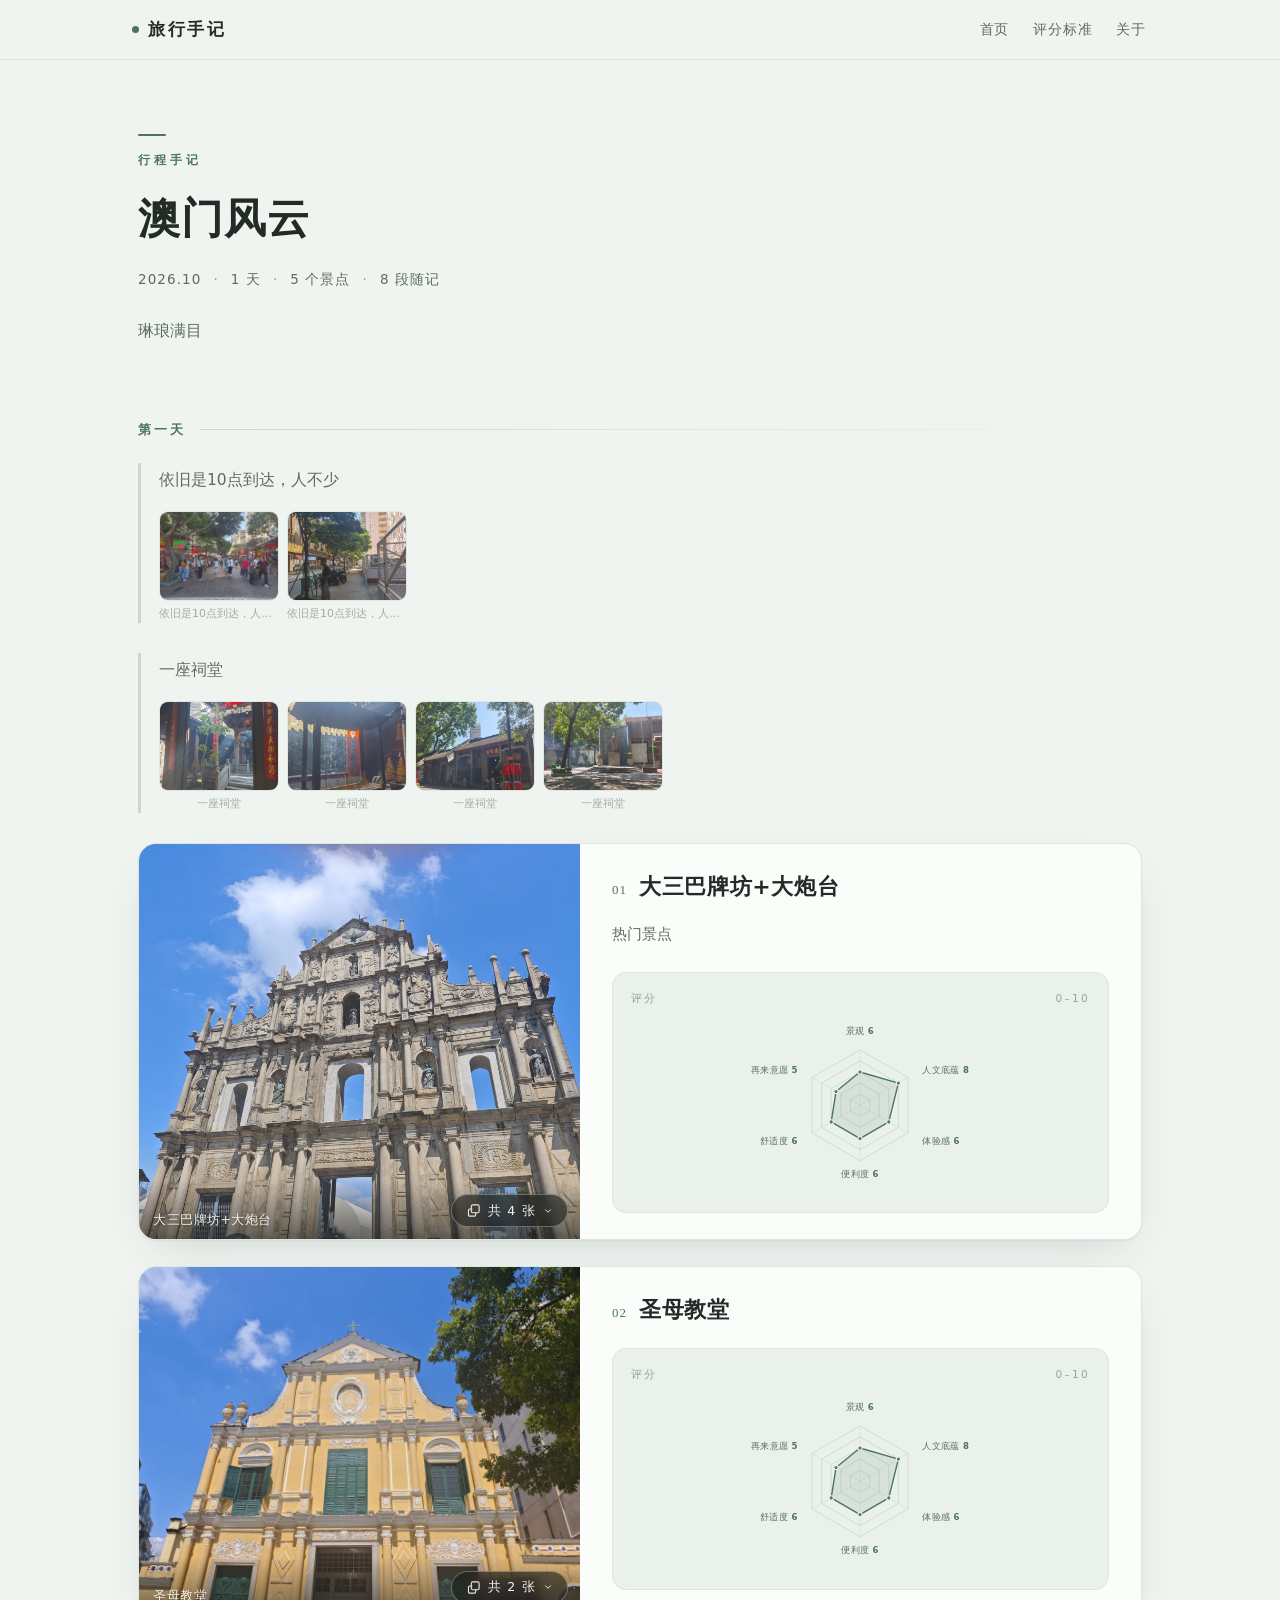
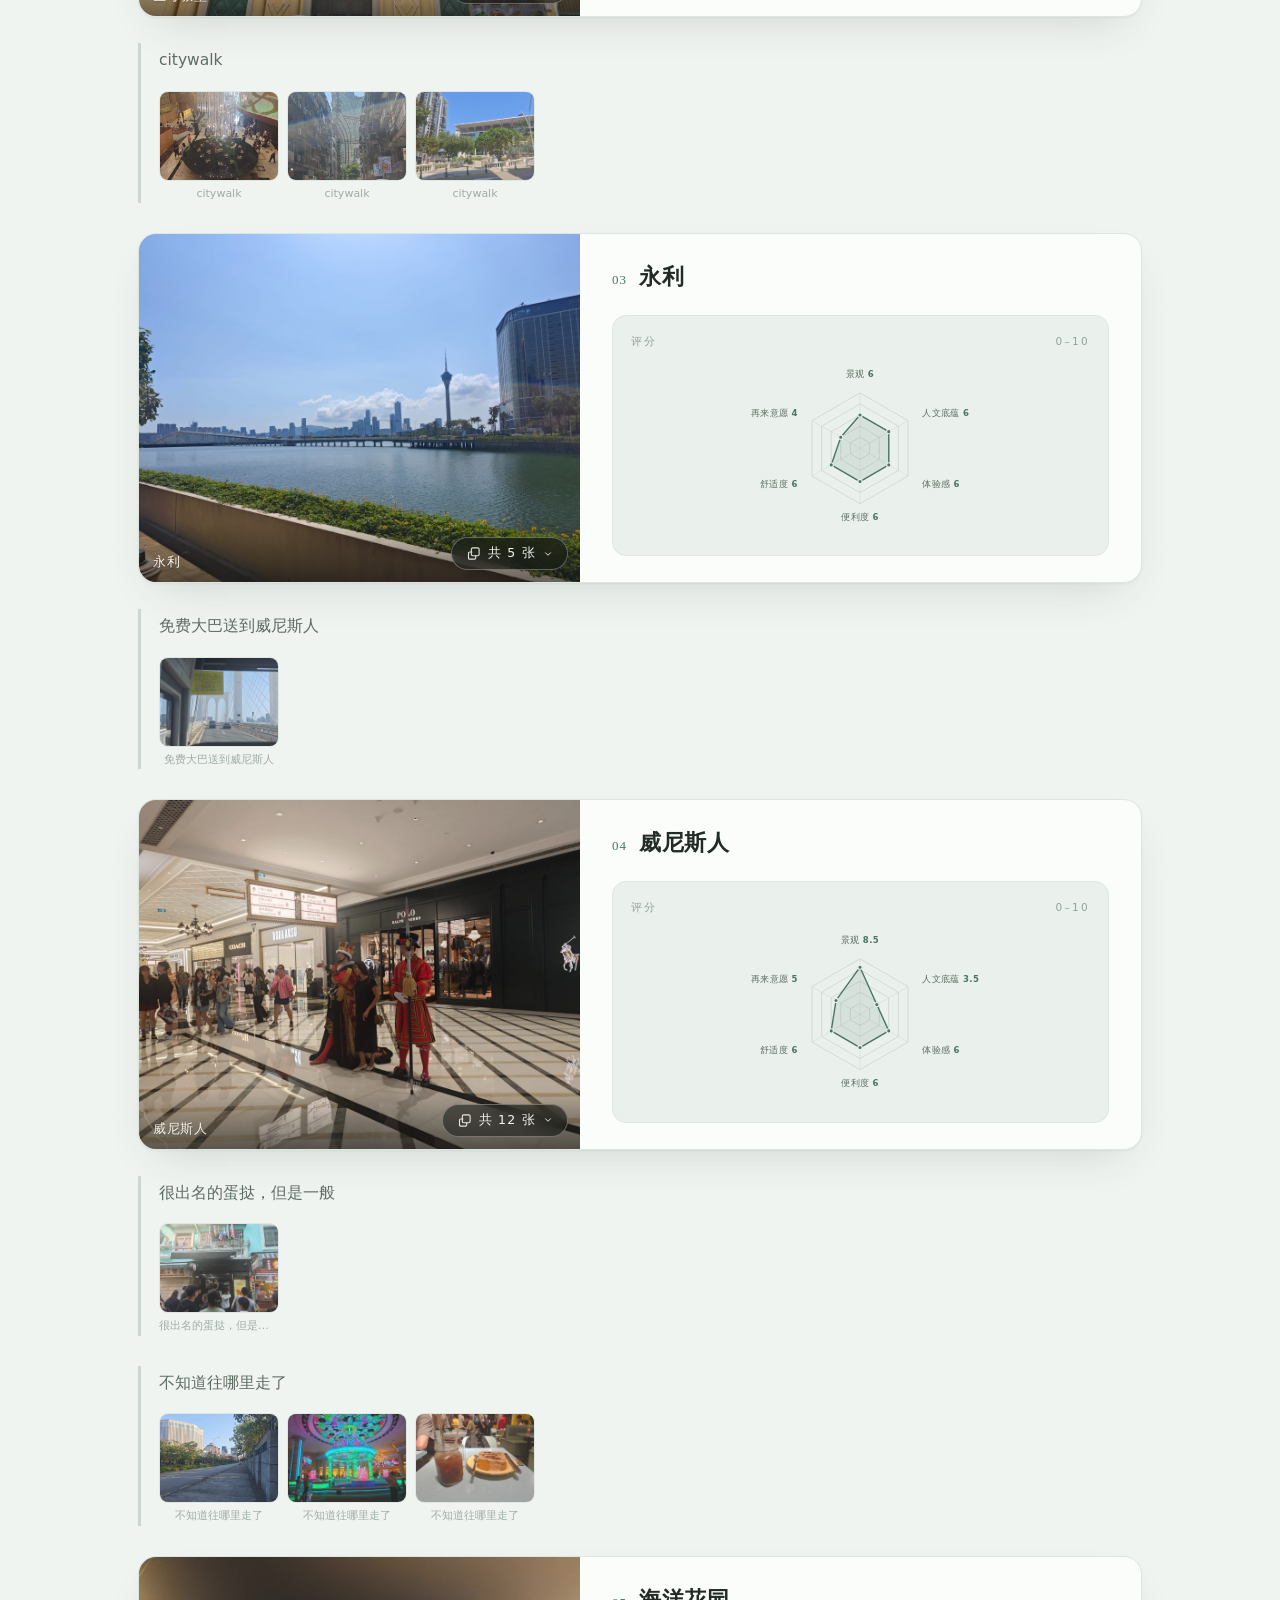
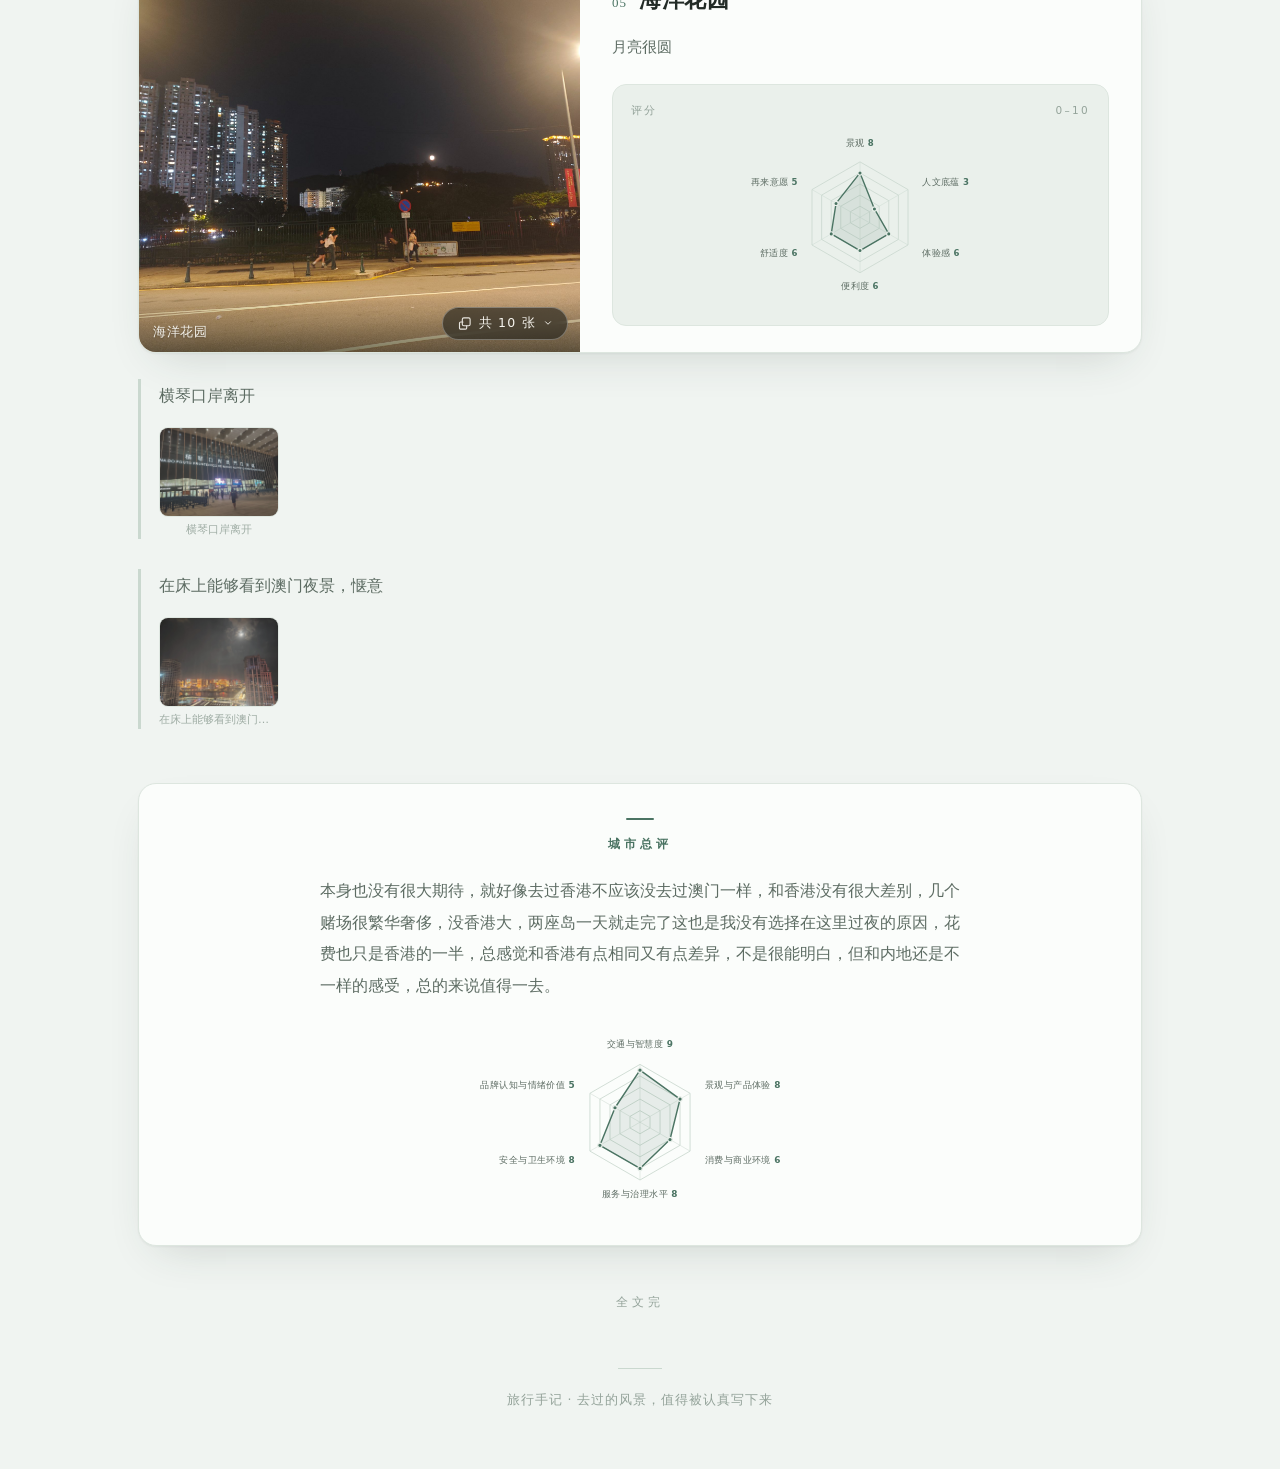
<file: 2026/10/04/trip-20261004-macau/index.html>
<!DOCTYPE html>
<html lang="zh-CN">
<head>
  <meta charset="utf-8">
  <meta name="viewport" content="width=device-width, initial-scale=1">
  <title>澳门风云 · 旅行手记</title>
  
  <link rel="stylesheet" href="/css/style.css?v=muw21igo">
<meta name="generator" content="Hexo 7.3.0"></head>
<body>

<header class="topbar">
  <div class="topbar-inner">
    <a class="brand" href="/"><span class="brand-dot"></span>旅行手记</a>
    
    <nav class="topnav">
      <a href="/" class="">首页</a>
      <a href="/rating/" class="">评分标准</a>
      <a href="/about/" class="">关于</a>
    </nav>
  </div>
</header>

<main class="container">
  
<article class="article">

  <header class="article-head">
    <p class="kicker">行程手记</p>
    <h1>澳门风云</h1>
    <p class="article-meta">
      <span>2026.10</span>
      <span class="sep">·</span><span>1 天</span>
      <span class="sep">·</span><span>5 个景点</span>
      <span class="sep">·</span><span>8 段随记</span>
    </p>
    <p class="lead">琳琅满目</p>
    
  </header>

  
  
    <div class="day">
      <span class="day-label">第一天</span>
      
      <span class="day-line"></span>
    </div>

    
    
      
      
      
      <div class="note-card">
        
        <div class="note-body"><p>依旧是10点到达，人不少</p></div>
        
        
        <div class="note-photos">
          
          <a class="np" href="/images/trip-20261004-macau/01.jpg" target="_blank" rel="noopener">
            <img src="/images/trip-20261004-macau/01.jpg" alt="依旧是10点到达，人不少" loading="lazy">
            <span class="np-cap">依旧是10点到达，人不少</span>
          </a>
          
          <a class="np" href="/images/trip-20261004-macau/02.jpg" target="_blank" rel="noopener">
            <img src="/images/trip-20261004-macau/02.jpg" alt="依旧是10点到达，人不少" loading="lazy">
            <span class="np-cap">依旧是10点到达，人不少</span>
          </a>
          
        </div>
        
      </div>
      
    
    
    
      
      
      
      <div class="note-card">
        
        <div class="note-body"><p>一座祠堂</p></div>
        
        
        <div class="note-photos">
          
          <a class="np" href="/images/trip-20261004-macau/03.jpg" target="_blank" rel="noopener">
            <img src="/images/trip-20261004-macau/03.jpg" alt="一座祠堂" loading="lazy">
            <span class="np-cap">一座祠堂</span>
          </a>
          
          <a class="np" href="/images/trip-20261004-macau/04.jpg" target="_blank" rel="noopener">
            <img src="/images/trip-20261004-macau/04.jpg" alt="一座祠堂" loading="lazy">
            <span class="np-cap">一座祠堂</span>
          </a>
          
          <a class="np" href="/images/trip-20261004-macau/05.jpg" target="_blank" rel="noopener">
            <img src="/images/trip-20261004-macau/05.jpg" alt="一座祠堂" loading="lazy">
            <span class="np-cap">一座祠堂</span>
          </a>
          
          <a class="np" href="/images/trip-20261004-macau/06.jpg" target="_blank" rel="noopener">
            <img src="/images/trip-20261004-macau/06.jpg" alt="一座祠堂" loading="lazy">
            <span class="np-cap">一座祠堂</span>
          </a>
          
        </div>
        
      </div>
      
    
    
    
      
      <article class="spot-card">
        
        <figure class="spot-photo">
          <div class="ph-view">
            
            <img src="/images/trip-20261004-macau/07.jpg"
                 alt="大三巴牌坊+大炮台"
                 style="object-position:center 50%">
            <span class="ph-cap">大三巴牌坊+大炮台</span>
            
            <button type="button" class="ph-count" aria-expanded="false" aria-controls="strip-1">
              <svg width="15" height="15" viewBox="0 0 24 24" fill="none" stroke="currentColor" stroke-width="1.8" stroke-linecap="round" stroke-linejoin="round" aria-hidden="true"><rect x="8.5" y="3" width="12.5" height="12.5" rx="2.4"/><path d="M15.5 15.5v3.6A1.9 1.9 0 0 1 13.6 21H5.9A1.9 1.9 0 0 1 4 19.1v-7.7A1.9 1.9 0 0 1 5.9 9.5h3.6"/></svg>
              <span class="ph-count-txt">共 4 张</span>
              <svg class="chev" width="10" height="10" viewBox="0 0 24 24" fill="none" stroke="currentColor" stroke-width="2.4" stroke-linecap="round" stroke-linejoin="round" aria-hidden="true"><path d="M6 9l6 6 6-6"/></svg>
            </button>
            
          </div>
          
          <div class="ph-strip" id="strip-1" hidden>
            
              <button type="button" class="ph-thumb on"
                      data-src="/images/trip-20261004-macau/07.jpg"
                      data-pos="center 50%"
                      data-alt="大三巴牌坊+大炮台"
                      data-cap="大三巴牌坊+大炮台"
                      title="大三巴牌坊+大炮台" aria-label="第 1 张：大三巴牌坊+大炮台">
                <img src="/images/trip-20261004-macau/07.jpg" alt="大三巴牌坊+大炮台" loading="lazy">
              </button>
            
              <button type="button" class="ph-thumb"
                      data-src="/images/trip-20261004-macau/08.jpg"
                      data-pos="center 50%"
                      data-alt="大三巴牌坊+大炮台"
                      data-cap="大三巴牌坊+大炮台"
                      title="大三巴牌坊+大炮台" aria-label="第 2 张：大三巴牌坊+大炮台">
                <img src="/images/trip-20261004-macau/08.jpg" alt="大三巴牌坊+大炮台" loading="lazy">
              </button>
            
              <button type="button" class="ph-thumb"
                      data-src="/images/trip-20261004-macau/09.jpg"
                      data-pos="center 50%"
                      data-alt="大三巴牌坊+大炮台"
                      data-cap="大三巴牌坊+大炮台"
                      title="大三巴牌坊+大炮台" aria-label="第 3 张：大三巴牌坊+大炮台">
                <img src="/images/trip-20261004-macau/09.jpg" alt="大三巴牌坊+大炮台" loading="lazy">
              </button>
            
              <button type="button" class="ph-thumb"
                      data-src="/images/trip-20261004-macau/10.jpg"
                      data-pos="center 50%"
                      data-alt="大三巴牌坊+大炮台"
                      data-cap="大三巴牌坊+大炮台"
                      title="大三巴牌坊+大炮台" aria-label="第 4 张：大三巴牌坊+大炮台">
                <img src="/images/trip-20261004-macau/10.jpg" alt="大三巴牌坊+大炮台" loading="lazy">
              </button>
            
          </div>
          
        </figure>
        
        <div class="spot-body">
          <header class="spot-head">
            <div class="sh-row"><span class="spot-index">01</span><h2>大三巴牌坊+大炮台</h2></div>
            
            
          </header>
          <p class="spot-review">热门景点</p>
          <div class="spot-data">
            <div class="data-note"><span>评分</span><span>0–10</span></div>
            <div class="data-main">
              <div class="hex"><svg viewBox="0 0 292 224" role="img" aria-label="六维评分图"><polygon class="hex-ring" points="146,98.4 157.8,105.2 157.8,118.8 146,125.6 134.2,118.8 134.2,105.2"/><polygon class="hex-ring" points="146,84.8 169.6,98.4 169.6,125.6 146,139.2 122.4,125.6 122.4,98.4"/><polygon class="hex-ring" points="146,71.2 181.3,91.6 181.3,132.4 146,152.8 110.7,132.4 110.7,91.6"/><polygon class="hex-ring" points="146,57.6 193.1,84.8 193.1,139.2 146,166.4 98.9,139.2 98.9,84.8"/><polygon class="hex-ring" points="146,44 204.9,78 204.9,146 146,180 87.1,146 87.1,78"/><line class="hex-spoke" x1="146" y1="112" x2="146" y2="44"/><line class="hex-spoke" x1="146" y1="112" x2="204.9" y2="78"/><line class="hex-spoke" x1="146" y1="112" x2="204.9" y2="146"/><line class="hex-spoke" x1="146" y1="112" x2="146" y2="180"/><line class="hex-spoke" x1="146" y1="112" x2="87.1" y2="146"/><line class="hex-spoke" x1="146" y1="112" x2="87.1" y2="78"/><polygon class="hex-shape" points="146,71.2 193.1,84.8 181.3,132.4 146,152.8 110.7,132.4 116.6,95"/><circle class="hex-dot" cx="146" cy="71.2" r="2.6"/><circle class="hex-dot" cx="193.1" cy="84.8" r="2.6"/><circle class="hex-dot" cx="181.3" cy="132.4" r="2.6"/><circle class="hex-dot" cx="146" cy="152.8" r="2.6"/><circle class="hex-dot" cx="110.7" cy="132.4" r="2.6"/><circle class="hex-dot" cx="116.6" cy="95" r="2.6"/><text class="hex-label" x="146" y="24" text-anchor="middle">景观 <tspan class="hex-val">6</tspan></text><text class="hex-label" x="222.2" y="72" text-anchor="start">人文底蕴 <tspan class="hex-val">8</tspan></text><text class="hex-label" x="222.2" y="160" text-anchor="start">体验感 <tspan class="hex-val">6</tspan></text><text class="hex-label" x="146" y="200" text-anchor="middle">便利度 <tspan class="hex-val">6</tspan></text><text class="hex-label" x="69.8" y="160" text-anchor="end">舒适度 <tspan class="hex-val">6</tspan></text><text class="hex-label" x="69.8" y="72" text-anchor="end">再来意愿 <tspan class="hex-val">5</tspan></text></svg></div>
            </div>
          </div>
        </div>
      </article>
    
    
    
      
      <article class="spot-card">
        
        <figure class="spot-photo">
          <div class="ph-view">
            
            <img src="/images/trip-20261004-macau/11.jpg"
                 alt="圣母教堂"
                 style="object-position:center 50%">
            <span class="ph-cap">圣母教堂</span>
            
            <button type="button" class="ph-count" aria-expanded="false" aria-controls="strip-2">
              <svg width="15" height="15" viewBox="0 0 24 24" fill="none" stroke="currentColor" stroke-width="1.8" stroke-linecap="round" stroke-linejoin="round" aria-hidden="true"><rect x="8.5" y="3" width="12.5" height="12.5" rx="2.4"/><path d="M15.5 15.5v3.6A1.9 1.9 0 0 1 13.6 21H5.9A1.9 1.9 0 0 1 4 19.1v-7.7A1.9 1.9 0 0 1 5.9 9.5h3.6"/></svg>
              <span class="ph-count-txt">共 2 张</span>
              <svg class="chev" width="10" height="10" viewBox="0 0 24 24" fill="none" stroke="currentColor" stroke-width="2.4" stroke-linecap="round" stroke-linejoin="round" aria-hidden="true"><path d="M6 9l6 6 6-6"/></svg>
            </button>
            
          </div>
          
          <div class="ph-strip" id="strip-2" hidden>
            
              <button type="button" class="ph-thumb on"
                      data-src="/images/trip-20261004-macau/11.jpg"
                      data-pos="center 50%"
                      data-alt="圣母教堂"
                      data-cap="圣母教堂"
                      title="圣母教堂" aria-label="第 1 张：圣母教堂">
                <img src="/images/trip-20261004-macau/11.jpg" alt="圣母教堂" loading="lazy">
              </button>
            
              <button type="button" class="ph-thumb"
                      data-src="/images/trip-20261004-macau/12.jpg"
                      data-pos="center 50%"
                      data-alt="圣母教堂"
                      data-cap="圣母教堂"
                      title="圣母教堂" aria-label="第 2 张：圣母教堂">
                <img src="/images/trip-20261004-macau/12.jpg" alt="圣母教堂" loading="lazy">
              </button>
            
          </div>
          
        </figure>
        
        <div class="spot-body">
          <header class="spot-head">
            <div class="sh-row"><span class="spot-index">02</span><h2>圣母教堂</h2></div>
            
            
          </header>
          
          <div class="spot-data">
            <div class="data-note"><span>评分</span><span>0–10</span></div>
            <div class="data-main">
              <div class="hex"><svg viewBox="0 0 292 224" role="img" aria-label="六维评分图"><polygon class="hex-ring" points="146,98.4 157.8,105.2 157.8,118.8 146,125.6 134.2,118.8 134.2,105.2"/><polygon class="hex-ring" points="146,84.8 169.6,98.4 169.6,125.6 146,139.2 122.4,125.6 122.4,98.4"/><polygon class="hex-ring" points="146,71.2 181.3,91.6 181.3,132.4 146,152.8 110.7,132.4 110.7,91.6"/><polygon class="hex-ring" points="146,57.6 193.1,84.8 193.1,139.2 146,166.4 98.9,139.2 98.9,84.8"/><polygon class="hex-ring" points="146,44 204.9,78 204.9,146 146,180 87.1,146 87.1,78"/><line class="hex-spoke" x1="146" y1="112" x2="146" y2="44"/><line class="hex-spoke" x1="146" y1="112" x2="204.9" y2="78"/><line class="hex-spoke" x1="146" y1="112" x2="204.9" y2="146"/><line class="hex-spoke" x1="146" y1="112" x2="146" y2="180"/><line class="hex-spoke" x1="146" y1="112" x2="87.1" y2="146"/><line class="hex-spoke" x1="146" y1="112" x2="87.1" y2="78"/><polygon class="hex-shape" points="146,71.2 193.1,84.8 181.3,132.4 146,152.8 110.7,132.4 116.6,95"/><circle class="hex-dot" cx="146" cy="71.2" r="2.6"/><circle class="hex-dot" cx="193.1" cy="84.8" r="2.6"/><circle class="hex-dot" cx="181.3" cy="132.4" r="2.6"/><circle class="hex-dot" cx="146" cy="152.8" r="2.6"/><circle class="hex-dot" cx="110.7" cy="132.4" r="2.6"/><circle class="hex-dot" cx="116.6" cy="95" r="2.6"/><text class="hex-label" x="146" y="24" text-anchor="middle">景观 <tspan class="hex-val">6</tspan></text><text class="hex-label" x="222.2" y="72" text-anchor="start">人文底蕴 <tspan class="hex-val">8</tspan></text><text class="hex-label" x="222.2" y="160" text-anchor="start">体验感 <tspan class="hex-val">6</tspan></text><text class="hex-label" x="146" y="200" text-anchor="middle">便利度 <tspan class="hex-val">6</tspan></text><text class="hex-label" x="69.8" y="160" text-anchor="end">舒适度 <tspan class="hex-val">6</tspan></text><text class="hex-label" x="69.8" y="72" text-anchor="end">再来意愿 <tspan class="hex-val">5</tspan></text></svg></div>
            </div>
          </div>
        </div>
      </article>
    
    
    
      
      
      
      <div class="note-card">
        
        <div class="note-body"><p>citywalk</p></div>
        
        
        <div class="note-photos">
          
          <a class="np" href="/images/trip-20261004-macau/13.jpg" target="_blank" rel="noopener">
            <img src="/images/trip-20261004-macau/13.jpg" alt="citywalk" loading="lazy">
            <span class="np-cap">citywalk</span>
          </a>
          
          <a class="np" href="/images/trip-20261004-macau/14.jpg" target="_blank" rel="noopener">
            <img src="/images/trip-20261004-macau/14.jpg" alt="citywalk" loading="lazy">
            <span class="np-cap">citywalk</span>
          </a>
          
          <a class="np" href="/images/trip-20261004-macau/15.jpg" target="_blank" rel="noopener">
            <img src="/images/trip-20261004-macau/15.jpg" alt="citywalk" loading="lazy">
            <span class="np-cap">citywalk</span>
          </a>
          
        </div>
        
      </div>
      
    
    
    
      
      <article class="spot-card">
        
        <figure class="spot-photo">
          <div class="ph-view">
            
            <img src="/images/trip-20261004-macau/16.jpg"
                 alt="永利"
                 style="object-position:center 50%">
            <span class="ph-cap">永利</span>
            
            <button type="button" class="ph-count" aria-expanded="false" aria-controls="strip-3">
              <svg width="15" height="15" viewBox="0 0 24 24" fill="none" stroke="currentColor" stroke-width="1.8" stroke-linecap="round" stroke-linejoin="round" aria-hidden="true"><rect x="8.5" y="3" width="12.5" height="12.5" rx="2.4"/><path d="M15.5 15.5v3.6A1.9 1.9 0 0 1 13.6 21H5.9A1.9 1.9 0 0 1 4 19.1v-7.7A1.9 1.9 0 0 1 5.9 9.5h3.6"/></svg>
              <span class="ph-count-txt">共 5 张</span>
              <svg class="chev" width="10" height="10" viewBox="0 0 24 24" fill="none" stroke="currentColor" stroke-width="2.4" stroke-linecap="round" stroke-linejoin="round" aria-hidden="true"><path d="M6 9l6 6 6-6"/></svg>
            </button>
            
          </div>
          
          <div class="ph-strip" id="strip-3" hidden>
            
              <button type="button" class="ph-thumb on"
                      data-src="/images/trip-20261004-macau/16.jpg"
                      data-pos="center 50%"
                      data-alt="永利"
                      data-cap="永利"
                      title="永利" aria-label="第 1 张：永利">
                <img src="/images/trip-20261004-macau/16.jpg" alt="永利" loading="lazy">
              </button>
            
              <button type="button" class="ph-thumb"
                      data-src="/images/trip-20261004-macau/17.jpg"
                      data-pos="center 50%"
                      data-alt="永利"
                      data-cap="永利"
                      title="永利" aria-label="第 2 张：永利">
                <img src="/images/trip-20261004-macau/17.jpg" alt="永利" loading="lazy">
              </button>
            
              <button type="button" class="ph-thumb"
                      data-src="/images/trip-20261004-macau/18.jpg"
                      data-pos="center 50%"
                      data-alt="永利"
                      data-cap="永利"
                      title="永利" aria-label="第 3 张：永利">
                <img src="/images/trip-20261004-macau/18.jpg" alt="永利" loading="lazy">
              </button>
            
              <button type="button" class="ph-thumb"
                      data-src="/images/trip-20261004-macau/19.jpg"
                      data-pos="center 50%"
                      data-alt="永利"
                      data-cap="永利"
                      title="永利" aria-label="第 4 张：永利">
                <img src="/images/trip-20261004-macau/19.jpg" alt="永利" loading="lazy">
              </button>
            
              <button type="button" class="ph-thumb"
                      data-src="/images/trip-20261004-macau/20.jpg"
                      data-pos="center 50%"
                      data-alt="永利"
                      data-cap="永利"
                      title="永利" aria-label="第 5 张：永利">
                <img src="/images/trip-20261004-macau/20.jpg" alt="永利" loading="lazy">
              </button>
            
          </div>
          
        </figure>
        
        <div class="spot-body">
          <header class="spot-head">
            <div class="sh-row"><span class="spot-index">03</span><h2>永利</h2></div>
            
            
          </header>
          
          <div class="spot-data">
            <div class="data-note"><span>评分</span><span>0–10</span></div>
            <div class="data-main">
              <div class="hex"><svg viewBox="0 0 292 224" role="img" aria-label="六维评分图"><polygon class="hex-ring" points="146,98.4 157.8,105.2 157.8,118.8 146,125.6 134.2,118.8 134.2,105.2"/><polygon class="hex-ring" points="146,84.8 169.6,98.4 169.6,125.6 146,139.2 122.4,125.6 122.4,98.4"/><polygon class="hex-ring" points="146,71.2 181.3,91.6 181.3,132.4 146,152.8 110.7,132.4 110.7,91.6"/><polygon class="hex-ring" points="146,57.6 193.1,84.8 193.1,139.2 146,166.4 98.9,139.2 98.9,84.8"/><polygon class="hex-ring" points="146,44 204.9,78 204.9,146 146,180 87.1,146 87.1,78"/><line class="hex-spoke" x1="146" y1="112" x2="146" y2="44"/><line class="hex-spoke" x1="146" y1="112" x2="204.9" y2="78"/><line class="hex-spoke" x1="146" y1="112" x2="204.9" y2="146"/><line class="hex-spoke" x1="146" y1="112" x2="146" y2="180"/><line class="hex-spoke" x1="146" y1="112" x2="87.1" y2="146"/><line class="hex-spoke" x1="146" y1="112" x2="87.1" y2="78"/><polygon class="hex-shape" points="146,71.2 181.3,91.6 181.3,132.4 146,152.8 110.7,132.4 122.4,98.4"/><circle class="hex-dot" cx="146" cy="71.2" r="2.6"/><circle class="hex-dot" cx="181.3" cy="91.6" r="2.6"/><circle class="hex-dot" cx="181.3" cy="132.4" r="2.6"/><circle class="hex-dot" cx="146" cy="152.8" r="2.6"/><circle class="hex-dot" cx="110.7" cy="132.4" r="2.6"/><circle class="hex-dot" cx="122.4" cy="98.4" r="2.6"/><text class="hex-label" x="146" y="24" text-anchor="middle">景观 <tspan class="hex-val">6</tspan></text><text class="hex-label" x="222.2" y="72" text-anchor="start">人文底蕴 <tspan class="hex-val">6</tspan></text><text class="hex-label" x="222.2" y="160" text-anchor="start">体验感 <tspan class="hex-val">6</tspan></text><text class="hex-label" x="146" y="200" text-anchor="middle">便利度 <tspan class="hex-val">6</tspan></text><text class="hex-label" x="69.8" y="160" text-anchor="end">舒适度 <tspan class="hex-val">6</tspan></text><text class="hex-label" x="69.8" y="72" text-anchor="end">再来意愿 <tspan class="hex-val">4</tspan></text></svg></div>
            </div>
          </div>
        </div>
      </article>
    
    
    
      
      
      
      <div class="note-card">
        
        <div class="note-body"><p>免费大巴送到威尼斯人</p></div>
        
        
        <div class="note-photos">
          
          <a class="np" href="/images/trip-20261004-macau/21.jpg" target="_blank" rel="noopener">
            <img src="/images/trip-20261004-macau/21.jpg" alt="免费大巴送到威尼斯人" loading="lazy">
            <span class="np-cap">免费大巴送到威尼斯人</span>
          </a>
          
        </div>
        
      </div>
      
    
    
    
      
      <article class="spot-card">
        
        <figure class="spot-photo">
          <div class="ph-view">
            
            <img src="/images/trip-20261004-macau/22.jpg"
                 alt="威尼斯人"
                 style="object-position:center 50%">
            <span class="ph-cap">威尼斯人</span>
            
            <button type="button" class="ph-count" aria-expanded="false" aria-controls="strip-4">
              <svg width="15" height="15" viewBox="0 0 24 24" fill="none" stroke="currentColor" stroke-width="1.8" stroke-linecap="round" stroke-linejoin="round" aria-hidden="true"><rect x="8.5" y="3" width="12.5" height="12.5" rx="2.4"/><path d="M15.5 15.5v3.6A1.9 1.9 0 0 1 13.6 21H5.9A1.9 1.9 0 0 1 4 19.1v-7.7A1.9 1.9 0 0 1 5.9 9.5h3.6"/></svg>
              <span class="ph-count-txt">共 12 张</span>
              <svg class="chev" width="10" height="10" viewBox="0 0 24 24" fill="none" stroke="currentColor" stroke-width="2.4" stroke-linecap="round" stroke-linejoin="round" aria-hidden="true"><path d="M6 9l6 6 6-6"/></svg>
            </button>
            
          </div>
          
          <div class="ph-strip" id="strip-4" hidden>
            
              <button type="button" class="ph-thumb on"
                      data-src="/images/trip-20261004-macau/22.jpg"
                      data-pos="center 50%"
                      data-alt="威尼斯人"
                      data-cap="威尼斯人"
                      title="威尼斯人" aria-label="第 1 张：威尼斯人">
                <img src="/images/trip-20261004-macau/22.jpg" alt="威尼斯人" loading="lazy">
              </button>
            
              <button type="button" class="ph-thumb"
                      data-src="/images/trip-20261004-macau/23.jpg"
                      data-pos="center 50%"
                      data-alt="威尼斯人"
                      data-cap="威尼斯人"
                      title="威尼斯人" aria-label="第 2 张：威尼斯人">
                <img src="/images/trip-20261004-macau/23.jpg" alt="威尼斯人" loading="lazy">
              </button>
            
              <button type="button" class="ph-thumb"
                      data-src="/images/trip-20261004-macau/24.jpg"
                      data-pos="center 50%"
                      data-alt="威尼斯人"
                      data-cap="威尼斯人"
                      title="威尼斯人" aria-label="第 3 张：威尼斯人">
                <img src="/images/trip-20261004-macau/24.jpg" alt="威尼斯人" loading="lazy">
              </button>
            
              <button type="button" class="ph-thumb"
                      data-src="/images/trip-20261004-macau/25.jpg"
                      data-pos="center 50%"
                      data-alt="威尼斯人"
                      data-cap="威尼斯人"
                      title="威尼斯人" aria-label="第 4 张：威尼斯人">
                <img src="/images/trip-20261004-macau/25.jpg" alt="威尼斯人" loading="lazy">
              </button>
            
              <button type="button" class="ph-thumb"
                      data-src="/images/trip-20261004-macau/26.jpg"
                      data-pos="center 50%"
                      data-alt="威尼斯人"
                      data-cap="威尼斯人"
                      title="威尼斯人" aria-label="第 5 张：威尼斯人">
                <img src="/images/trip-20261004-macau/26.jpg" alt="威尼斯人" loading="lazy">
              </button>
            
              <button type="button" class="ph-thumb"
                      data-src="/images/trip-20261004-macau/27.jpg"
                      data-pos="center 50%"
                      data-alt="威尼斯人"
                      data-cap="威尼斯人"
                      title="威尼斯人" aria-label="第 6 张：威尼斯人">
                <img src="/images/trip-20261004-macau/27.jpg" alt="威尼斯人" loading="lazy">
              </button>
            
              <button type="button" class="ph-thumb"
                      data-src="/images/trip-20261004-macau/28.jpg"
                      data-pos="center 50%"
                      data-alt="威尼斯人"
                      data-cap="威尼斯人"
                      title="威尼斯人" aria-label="第 7 张：威尼斯人">
                <img src="/images/trip-20261004-macau/28.jpg" alt="威尼斯人" loading="lazy">
              </button>
            
              <button type="button" class="ph-thumb"
                      data-src="/images/trip-20261004-macau/29.jpg"
                      data-pos="center 50%"
                      data-alt="威尼斯人"
                      data-cap="威尼斯人"
                      title="威尼斯人" aria-label="第 8 张：威尼斯人">
                <img src="/images/trip-20261004-macau/29.jpg" alt="威尼斯人" loading="lazy">
              </button>
            
              <button type="button" class="ph-thumb"
                      data-src="/images/trip-20261004-macau/30.jpg"
                      data-pos="center 50%"
                      data-alt="威尼斯人"
                      data-cap="威尼斯人"
                      title="威尼斯人" aria-label="第 9 张：威尼斯人">
                <img src="/images/trip-20261004-macau/30.jpg" alt="威尼斯人" loading="lazy">
              </button>
            
              <button type="button" class="ph-thumb"
                      data-src="/images/trip-20261004-macau/31.jpg"
                      data-pos="center 50%"
                      data-alt="威尼斯人"
                      data-cap="威尼斯人"
                      title="威尼斯人" aria-label="第 10 张：威尼斯人">
                <img src="/images/trip-20261004-macau/31.jpg" alt="威尼斯人" loading="lazy">
              </button>
            
              <button type="button" class="ph-thumb"
                      data-src="/images/trip-20261004-macau/32.jpg"
                      data-pos="center 50%"
                      data-alt="威尼斯人"
                      data-cap="威尼斯人"
                      title="威尼斯人" aria-label="第 11 张：威尼斯人">
                <img src="/images/trip-20261004-macau/32.jpg" alt="威尼斯人" loading="lazy">
              </button>
            
              <button type="button" class="ph-thumb"
                      data-src="/images/trip-20261004-macau/33.jpg"
                      data-pos="center 50%"
                      data-alt="威尼斯人"
                      data-cap="威尼斯人"
                      title="威尼斯人" aria-label="第 12 张：威尼斯人">
                <img src="/images/trip-20261004-macau/33.jpg" alt="威尼斯人" loading="lazy">
              </button>
            
          </div>
          
        </figure>
        
        <div class="spot-body">
          <header class="spot-head">
            <div class="sh-row"><span class="spot-index">04</span><h2>威尼斯人</h2></div>
            
            
          </header>
          
          <div class="spot-data">
            <div class="data-note"><span>评分</span><span>0–10</span></div>
            <div class="data-main">
              <div class="hex"><svg viewBox="0 0 292 224" role="img" aria-label="六维评分图"><polygon class="hex-ring" points="146,98.4 157.8,105.2 157.8,118.8 146,125.6 134.2,118.8 134.2,105.2"/><polygon class="hex-ring" points="146,84.8 169.6,98.4 169.6,125.6 146,139.2 122.4,125.6 122.4,98.4"/><polygon class="hex-ring" points="146,71.2 181.3,91.6 181.3,132.4 146,152.8 110.7,132.4 110.7,91.6"/><polygon class="hex-ring" points="146,57.6 193.1,84.8 193.1,139.2 146,166.4 98.9,139.2 98.9,84.8"/><polygon class="hex-ring" points="146,44 204.9,78 204.9,146 146,180 87.1,146 87.1,78"/><line class="hex-spoke" x1="146" y1="112" x2="146" y2="44"/><line class="hex-spoke" x1="146" y1="112" x2="204.9" y2="78"/><line class="hex-spoke" x1="146" y1="112" x2="204.9" y2="146"/><line class="hex-spoke" x1="146" y1="112" x2="146" y2="180"/><line class="hex-spoke" x1="146" y1="112" x2="87.1" y2="146"/><line class="hex-spoke" x1="146" y1="112" x2="87.1" y2="78"/><polygon class="hex-shape" points="146,54.2 166.6,100.1 181.3,132.4 146,152.8 110.7,132.4 116.6,95"/><circle class="hex-dot" cx="146" cy="54.2" r="2.6"/><circle class="hex-dot" cx="166.6" cy="100.1" r="2.6"/><circle class="hex-dot" cx="181.3" cy="132.4" r="2.6"/><circle class="hex-dot" cx="146" cy="152.8" r="2.6"/><circle class="hex-dot" cx="110.7" cy="132.4" r="2.6"/><circle class="hex-dot" cx="116.6" cy="95" r="2.6"/><text class="hex-label" x="146" y="24" text-anchor="middle">景观 <tspan class="hex-val">8.5</tspan></text><text class="hex-label" x="222.2" y="72" text-anchor="start">人文底蕴 <tspan class="hex-val">3.5</tspan></text><text class="hex-label" x="222.2" y="160" text-anchor="start">体验感 <tspan class="hex-val">6</tspan></text><text class="hex-label" x="146" y="200" text-anchor="middle">便利度 <tspan class="hex-val">6</tspan></text><text class="hex-label" x="69.8" y="160" text-anchor="end">舒适度 <tspan class="hex-val">6</tspan></text><text class="hex-label" x="69.8" y="72" text-anchor="end">再来意愿 <tspan class="hex-val">5</tspan></text></svg></div>
            </div>
          </div>
        </div>
      </article>
    
    
    
      
      
      
      <div class="note-card">
        
        <div class="note-body"><p>很出名的蛋挞，但是一般</p></div>
        
        
        <div class="note-photos">
          
          <a class="np" href="/images/trip-20261004-macau/34.jpg" target="_blank" rel="noopener">
            <img src="/images/trip-20261004-macau/34.jpg" alt="很出名的蛋挞，但是一般" loading="lazy">
            <span class="np-cap">很出名的蛋挞，但是一般</span>
          </a>
          
        </div>
        
      </div>
      
    
    
    
      
      
      
      <div class="note-card">
        
        <div class="note-body"><p>不知道往哪里走了</p></div>
        
        
        <div class="note-photos">
          
          <a class="np" href="/images/trip-20261004-macau/35.jpg" target="_blank" rel="noopener">
            <img src="/images/trip-20261004-macau/35.jpg" alt="不知道往哪里走了" loading="lazy">
            <span class="np-cap">不知道往哪里走了</span>
          </a>
          
          <a class="np" href="/images/trip-20261004-macau/36.jpg" target="_blank" rel="noopener">
            <img src="/images/trip-20261004-macau/36.jpg" alt="不知道往哪里走了" loading="lazy">
            <span class="np-cap">不知道往哪里走了</span>
          </a>
          
          <a class="np" href="/images/trip-20261004-macau/37.jpg" target="_blank" rel="noopener">
            <img src="/images/trip-20261004-macau/37.jpg" alt="不知道往哪里走了" loading="lazy">
            <span class="np-cap">不知道往哪里走了</span>
          </a>
          
        </div>
        
      </div>
      
    
    
    
      
      <article class="spot-card">
        
        <figure class="spot-photo">
          <div class="ph-view">
            
            <img src="/images/trip-20261004-macau/38.jpg"
                 alt="海洋花园"
                 style="object-position:center 50%">
            <span class="ph-cap">海洋花园</span>
            
            <button type="button" class="ph-count" aria-expanded="false" aria-controls="strip-5">
              <svg width="15" height="15" viewBox="0 0 24 24" fill="none" stroke="currentColor" stroke-width="1.8" stroke-linecap="round" stroke-linejoin="round" aria-hidden="true"><rect x="8.5" y="3" width="12.5" height="12.5" rx="2.4"/><path d="M15.5 15.5v3.6A1.9 1.9 0 0 1 13.6 21H5.9A1.9 1.9 0 0 1 4 19.1v-7.7A1.9 1.9 0 0 1 5.9 9.5h3.6"/></svg>
              <span class="ph-count-txt">共 10 张</span>
              <svg class="chev" width="10" height="10" viewBox="0 0 24 24" fill="none" stroke="currentColor" stroke-width="2.4" stroke-linecap="round" stroke-linejoin="round" aria-hidden="true"><path d="M6 9l6 6 6-6"/></svg>
            </button>
            
          </div>
          
          <div class="ph-strip" id="strip-5" hidden>
            
              <button type="button" class="ph-thumb on"
                      data-src="/images/trip-20261004-macau/38.jpg"
                      data-pos="center 50%"
                      data-alt="海洋花园"
                      data-cap="海洋花园"
                      title="海洋花园" aria-label="第 1 张：海洋花园">
                <img src="/images/trip-20261004-macau/38.jpg" alt="海洋花园" loading="lazy">
              </button>
            
              <button type="button" class="ph-thumb"
                      data-src="/images/trip-20261004-macau/39.jpg"
                      data-pos="center 50%"
                      data-alt="海洋花园"
                      data-cap="海洋花园"
                      title="海洋花园" aria-label="第 2 张：海洋花园">
                <img src="/images/trip-20261004-macau/39.jpg" alt="海洋花园" loading="lazy">
              </button>
            
              <button type="button" class="ph-thumb"
                      data-src="/images/trip-20261004-macau/40.jpg"
                      data-pos="center 50%"
                      data-alt="海洋花园"
                      data-cap="海洋花园"
                      title="海洋花园" aria-label="第 3 张：海洋花园">
                <img src="/images/trip-20261004-macau/40.jpg" alt="海洋花园" loading="lazy">
              </button>
            
              <button type="button" class="ph-thumb"
                      data-src="/images/trip-20261004-macau/41.jpg"
                      data-pos="center 50%"
                      data-alt="海洋花园"
                      data-cap="海洋花园"
                      title="海洋花园" aria-label="第 4 张：海洋花园">
                <img src="/images/trip-20261004-macau/41.jpg" alt="海洋花园" loading="lazy">
              </button>
            
              <button type="button" class="ph-thumb"
                      data-src="/images/trip-20261004-macau/42.jpg"
                      data-pos="center 50%"
                      data-alt="海洋花园"
                      data-cap="海洋花园"
                      title="海洋花园" aria-label="第 5 张：海洋花园">
                <img src="/images/trip-20261004-macau/42.jpg" alt="海洋花园" loading="lazy">
              </button>
            
              <button type="button" class="ph-thumb"
                      data-src="/images/trip-20261004-macau/43.jpg"
                      data-pos="center 50%"
                      data-alt="海洋花园"
                      data-cap="海洋花园"
                      title="海洋花园" aria-label="第 6 张：海洋花园">
                <img src="/images/trip-20261004-macau/43.jpg" alt="海洋花园" loading="lazy">
              </button>
            
              <button type="button" class="ph-thumb"
                      data-src="/images/trip-20261004-macau/44.jpg"
                      data-pos="center 50%"
                      data-alt="海洋花园"
                      data-cap="海洋花园"
                      title="海洋花园" aria-label="第 7 张：海洋花园">
                <img src="/images/trip-20261004-macau/44.jpg" alt="海洋花园" loading="lazy">
              </button>
            
              <button type="button" class="ph-thumb"
                      data-src="/images/trip-20261004-macau/45.jpg"
                      data-pos="center 50%"
                      data-alt="海洋花园"
                      data-cap="海洋花园"
                      title="海洋花园" aria-label="第 8 张：海洋花园">
                <img src="/images/trip-20261004-macau/45.jpg" alt="海洋花园" loading="lazy">
              </button>
            
              <button type="button" class="ph-thumb"
                      data-src="/images/trip-20261004-macau/46.jpg"
                      data-pos="center 50%"
                      data-alt="海洋花园"
                      data-cap="海洋花园"
                      title="海洋花园" aria-label="第 9 张：海洋花园">
                <img src="/images/trip-20261004-macau/46.jpg" alt="海洋花园" loading="lazy">
              </button>
            
              <button type="button" class="ph-thumb"
                      data-src="/images/trip-20261004-macau/47.jpg"
                      data-pos="center 50%"
                      data-alt="海洋花园"
                      data-cap="海洋花园"
                      title="海洋花园" aria-label="第 10 张：海洋花园">
                <img src="/images/trip-20261004-macau/47.jpg" alt="海洋花园" loading="lazy">
              </button>
            
          </div>
          
        </figure>
        
        <div class="spot-body">
          <header class="spot-head">
            <div class="sh-row"><span class="spot-index">05</span><h2>海洋花园</h2></div>
            
            
          </header>
          <p class="spot-review">月亮很圆</p>
          <div class="spot-data">
            <div class="data-note"><span>评分</span><span>0–10</span></div>
            <div class="data-main">
              <div class="hex"><svg viewBox="0 0 292 224" role="img" aria-label="六维评分图"><polygon class="hex-ring" points="146,98.4 157.8,105.2 157.8,118.8 146,125.6 134.2,118.8 134.2,105.2"/><polygon class="hex-ring" points="146,84.8 169.6,98.4 169.6,125.6 146,139.2 122.4,125.6 122.4,98.4"/><polygon class="hex-ring" points="146,71.2 181.3,91.6 181.3,132.4 146,152.8 110.7,132.4 110.7,91.6"/><polygon class="hex-ring" points="146,57.6 193.1,84.8 193.1,139.2 146,166.4 98.9,139.2 98.9,84.8"/><polygon class="hex-ring" points="146,44 204.9,78 204.9,146 146,180 87.1,146 87.1,78"/><line class="hex-spoke" x1="146" y1="112" x2="146" y2="44"/><line class="hex-spoke" x1="146" y1="112" x2="204.9" y2="78"/><line class="hex-spoke" x1="146" y1="112" x2="204.9" y2="146"/><line class="hex-spoke" x1="146" y1="112" x2="146" y2="180"/><line class="hex-spoke" x1="146" y1="112" x2="87.1" y2="146"/><line class="hex-spoke" x1="146" y1="112" x2="87.1" y2="78"/><polygon class="hex-shape" points="146,57.6 163.7,101.8 181.3,132.4 146,152.8 110.7,132.4 116.6,95"/><circle class="hex-dot" cx="146" cy="57.6" r="2.6"/><circle class="hex-dot" cx="163.7" cy="101.8" r="2.6"/><circle class="hex-dot" cx="181.3" cy="132.4" r="2.6"/><circle class="hex-dot" cx="146" cy="152.8" r="2.6"/><circle class="hex-dot" cx="110.7" cy="132.4" r="2.6"/><circle class="hex-dot" cx="116.6" cy="95" r="2.6"/><text class="hex-label" x="146" y="24" text-anchor="middle">景观 <tspan class="hex-val">8</tspan></text><text class="hex-label" x="222.2" y="72" text-anchor="start">人文底蕴 <tspan class="hex-val">3</tspan></text><text class="hex-label" x="222.2" y="160" text-anchor="start">体验感 <tspan class="hex-val">6</tspan></text><text class="hex-label" x="146" y="200" text-anchor="middle">便利度 <tspan class="hex-val">6</tspan></text><text class="hex-label" x="69.8" y="160" text-anchor="end">舒适度 <tspan class="hex-val">6</tspan></text><text class="hex-label" x="69.8" y="72" text-anchor="end">再来意愿 <tspan class="hex-val">5</tspan></text></svg></div>
            </div>
          </div>
        </div>
      </article>
    
    
    
      
      
      
      <div class="note-card">
        
        <div class="note-body"><p>横琴口岸离开</p></div>
        
        
        <div class="note-photos">
          
          <a class="np" href="/images/trip-20261004-macau/48.jpg" target="_blank" rel="noopener">
            <img src="/images/trip-20261004-macau/48.jpg" alt="横琴口岸离开" loading="lazy">
            <span class="np-cap">横琴口岸离开</span>
          </a>
          
        </div>
        
      </div>
      
    
    
    
      
      
      
      <div class="note-card">
        
        <div class="note-body"><p>在床上能够看到澳门夜景，惬意</p></div>
        
        
        <div class="note-photos">
          
          <a class="np" href="/images/trip-20261004-macau/49.jpg" target="_blank" rel="noopener">
            <img src="/images/trip-20261004-macau/49.jpg" alt="在床上能够看到澳门夜景，惬意" loading="lazy">
            <span class="np-cap">在床上能够看到澳门夜景，惬意</span>
          </a>
          
        </div>
        
      </div>
      
    
    
  

  <section class="city-summary">
    <p class="city-kicker">城市总评</p>
    
    <div class="city-body"><p>本身也没有很大期待，就好像去过香港不应该没去过澳门一样，和香港没有很大差别，几个赌场很繁华奢侈，没香港大，两座岛一天就走完了这也是我没有选择在这里过夜的原因，花费也只是香港的一半，总感觉和香港有点相同又有点差异，不是很能明白，但和内地还是不一样的感受，总的来说值得一去。</p></div>
    
    <div class="city-hex"><svg viewBox="0 0 400 224" role="img" aria-label="六维评分图"><polygon class="hex-ring" points="200,98.4 211.8,105.2 211.8,118.8 200,125.6 188.2,118.8 188.2,105.2"/><polygon class="hex-ring" points="200,84.8 223.6,98.4 223.6,125.6 200,139.2 176.4,125.6 176.4,98.4"/><polygon class="hex-ring" points="200,71.2 235.3,91.6 235.3,132.4 200,152.8 164.7,132.4 164.7,91.6"/><polygon class="hex-ring" points="200,57.6 247.1,84.8 247.1,139.2 200,166.4 152.9,139.2 152.9,84.8"/><polygon class="hex-ring" points="200,44 258.9,78 258.9,146 200,180 141.1,146 141.1,78"/><line class="hex-spoke" x1="200" y1="112" x2="200" y2="44"/><line class="hex-spoke" x1="200" y1="112" x2="258.9" y2="78"/><line class="hex-spoke" x1="200" y1="112" x2="258.9" y2="146"/><line class="hex-spoke" x1="200" y1="112" x2="200" y2="180"/><line class="hex-spoke" x1="200" y1="112" x2="141.1" y2="146"/><line class="hex-spoke" x1="200" y1="112" x2="141.1" y2="78"/><polygon class="hex-shape" points="200,50.8 247.1,84.8 235.3,132.4 200,166.4 152.9,139.2 170.6,95"/><circle class="hex-dot" cx="200" cy="50.8" r="2.6"/><circle class="hex-dot" cx="247.1" cy="84.8" r="2.6"/><circle class="hex-dot" cx="235.3" cy="132.4" r="2.6"/><circle class="hex-dot" cx="200" cy="166.4" r="2.6"/><circle class="hex-dot" cx="152.9" cy="139.2" r="2.6"/><circle class="hex-dot" cx="170.6" cy="95" r="2.6"/><text class="hex-label" x="200" y="24" text-anchor="middle">交通与智慧度 <tspan class="hex-val">9</tspan></text><text class="hex-label" x="276.2" y="72" text-anchor="start">景观与产品体验 <tspan class="hex-val">8</tspan></text><text class="hex-label" x="276.2" y="160" text-anchor="start">消费与商业环境 <tspan class="hex-val">6</tspan></text><text class="hex-label" x="200" y="200" text-anchor="middle">服务与治理水平 <tspan class="hex-val">8</tspan></text><text class="hex-label" x="123.8" y="160" text-anchor="end">安全与卫生环境 <tspan class="hex-val">8</tspan></text><text class="hex-label" x="123.8" y="72" text-anchor="end">品牌认知与情绪价值 <tspan class="hex-val">5</tspan></text></svg></div>
  </section>
  

  <p class="end-mark">全文完</p>

  
  
</article>


  <footer class="footer">
    <div class="line"></div>
    旅行手记 · 去过的风景，值得被认真写下来
  </footer>
</main>

<noscript><p style="text-align:center;color:#94A39A;font-size:13px">开启 JavaScript 后，可展开卡片里的多图缩略图条。</p></noscript>

<script src="/js/spot.js?v=muw21igo" defer></script>



</body>
</html>
</file>
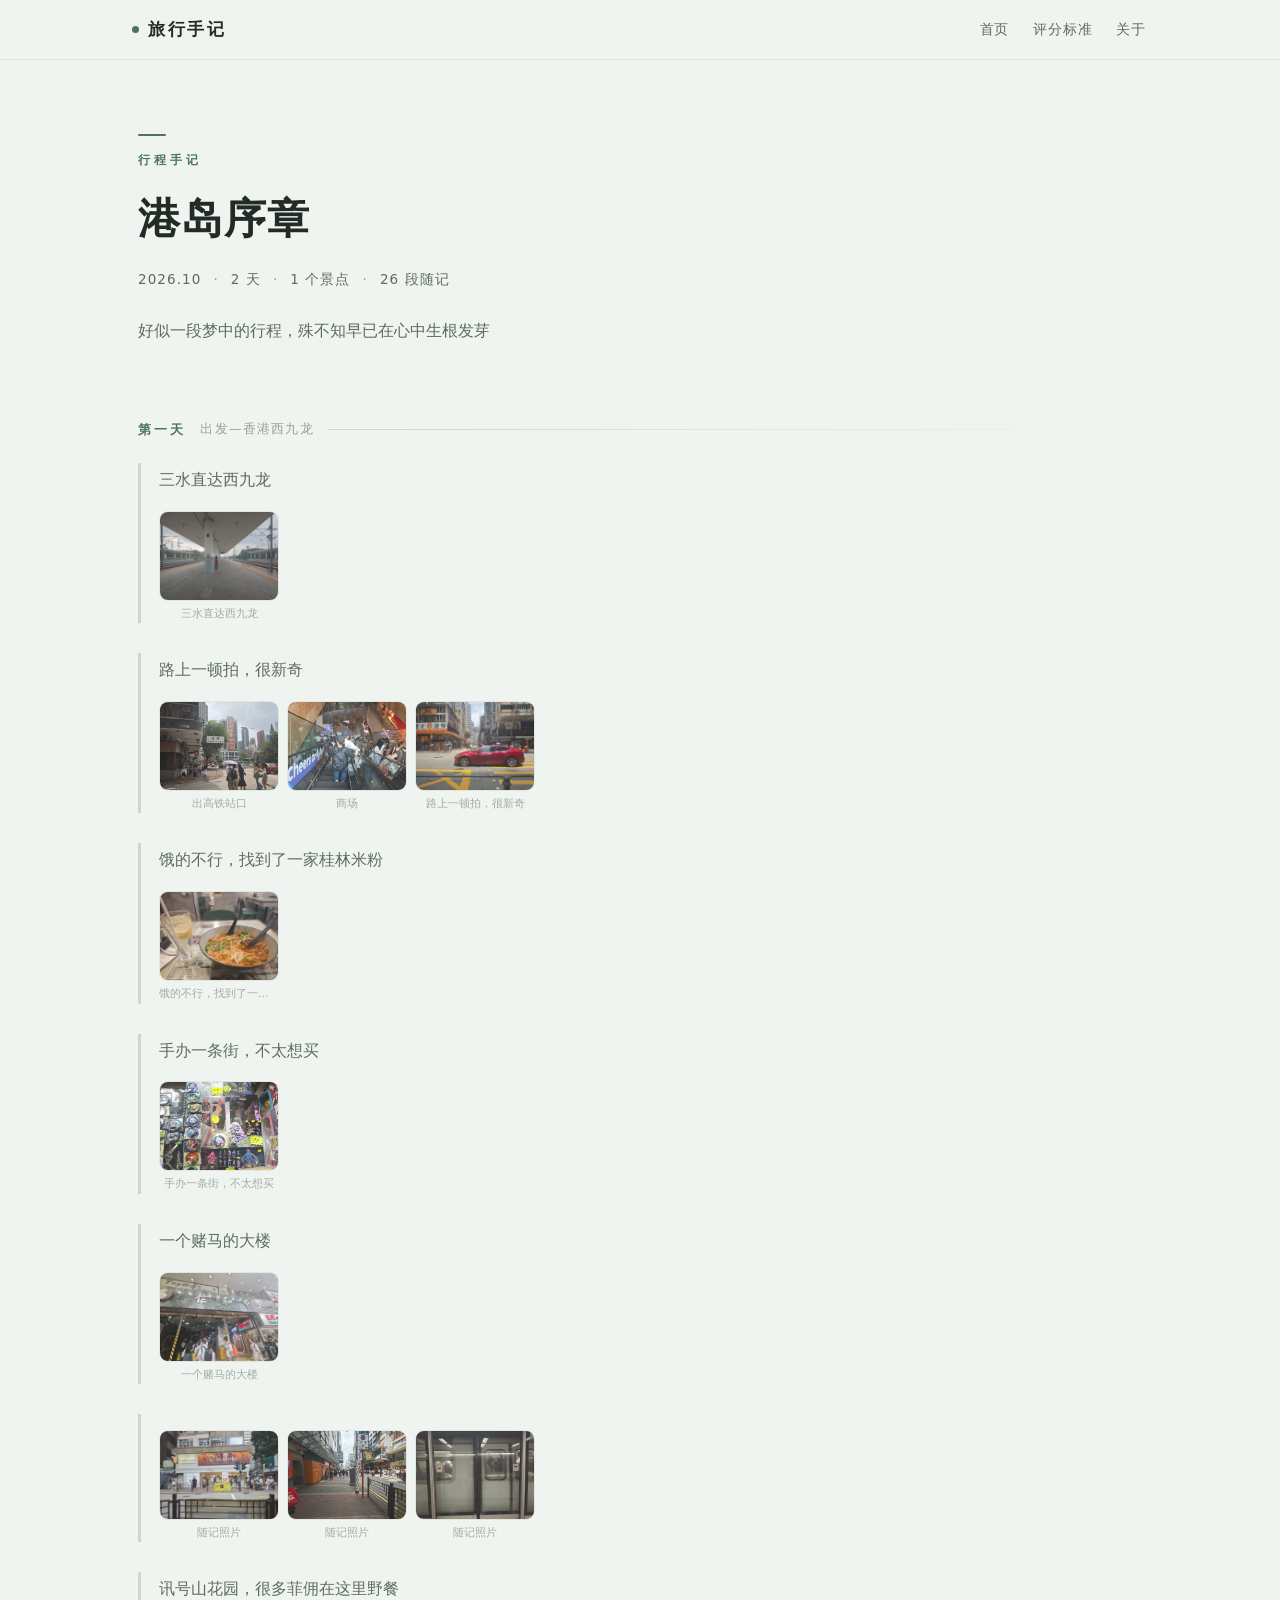
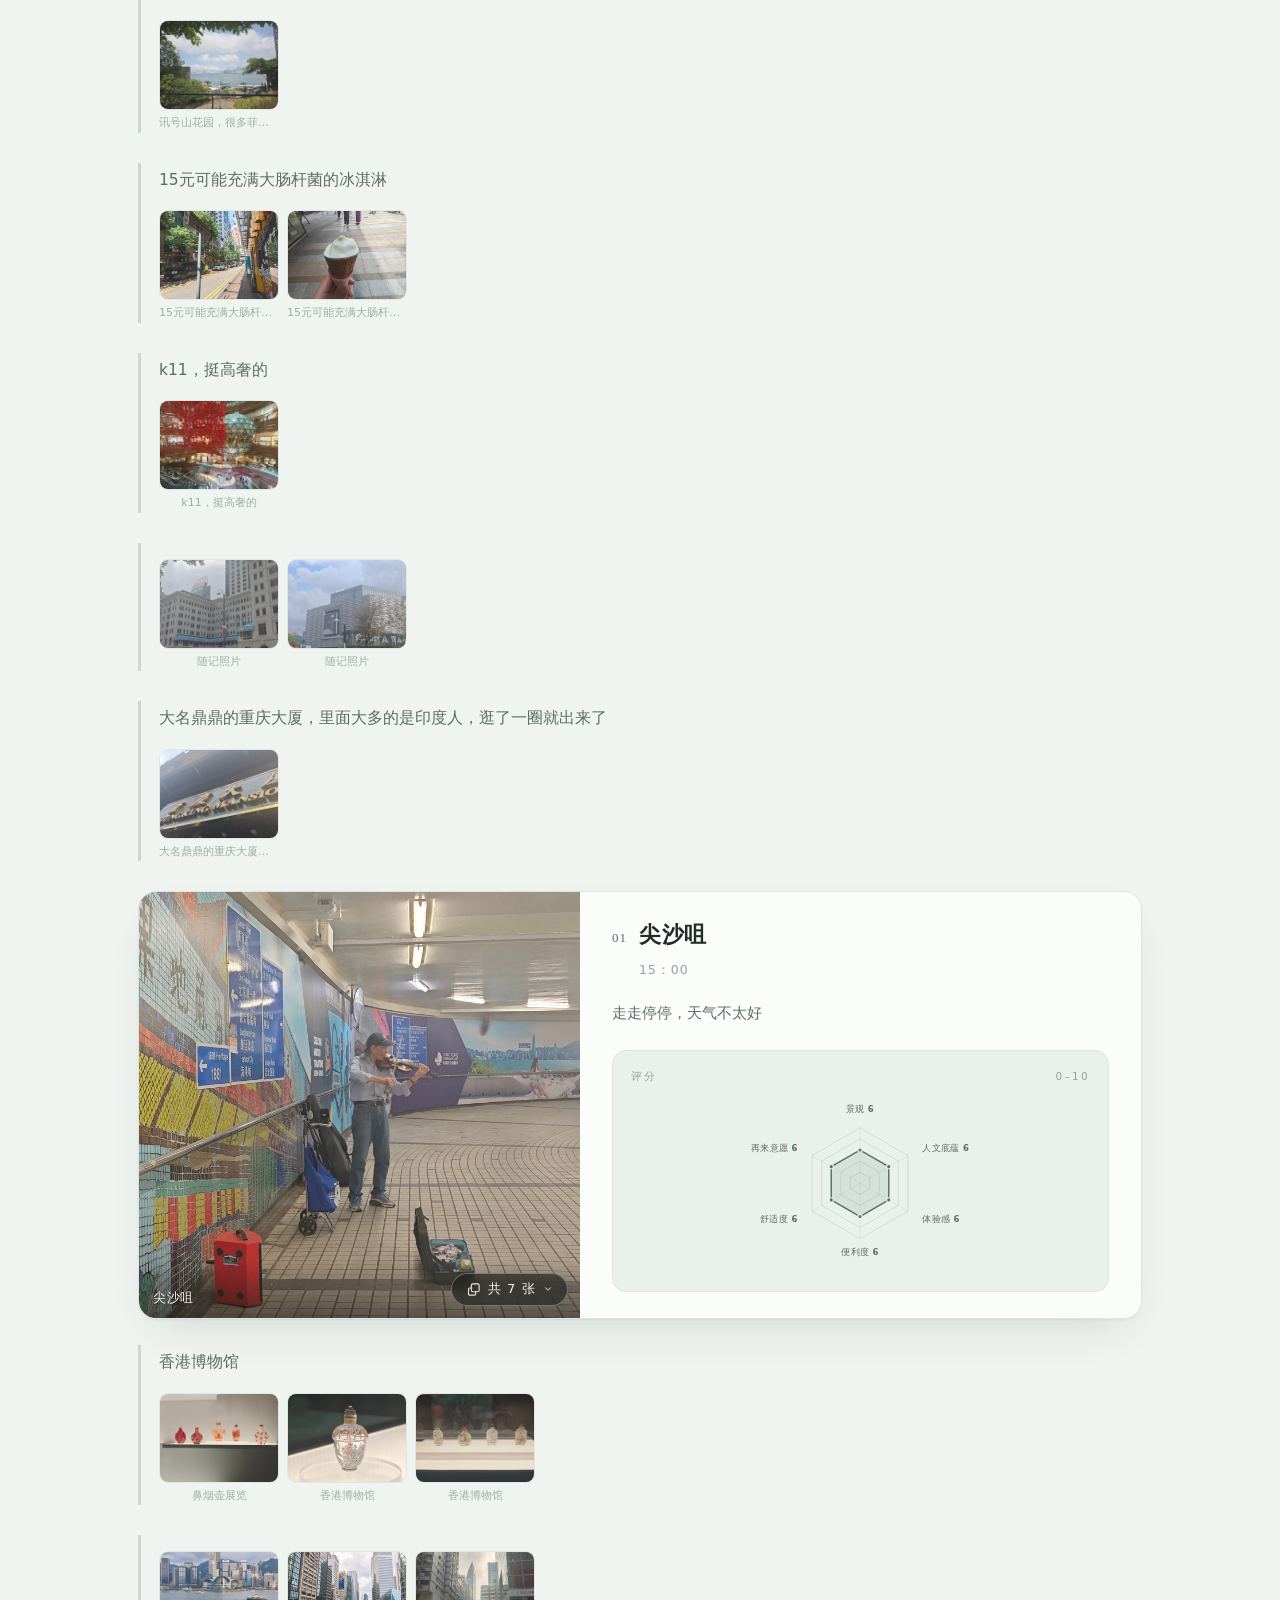
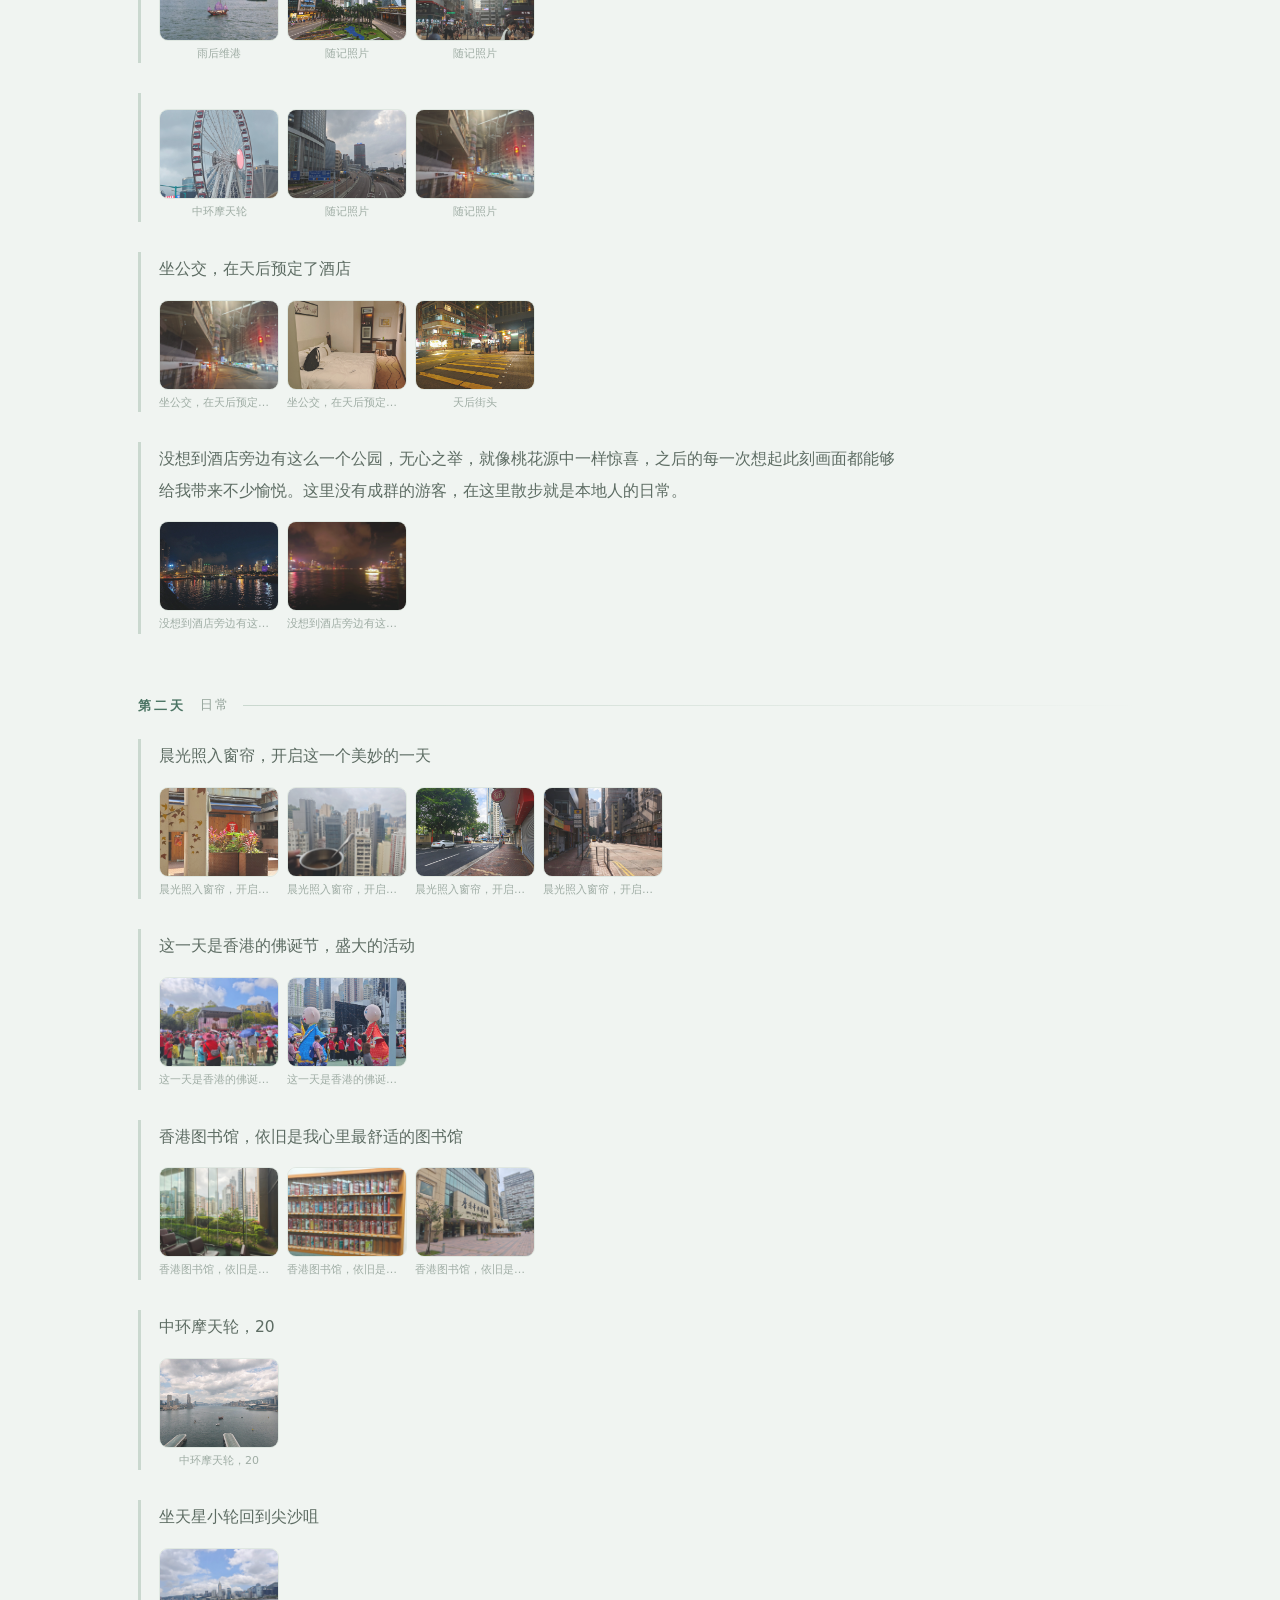
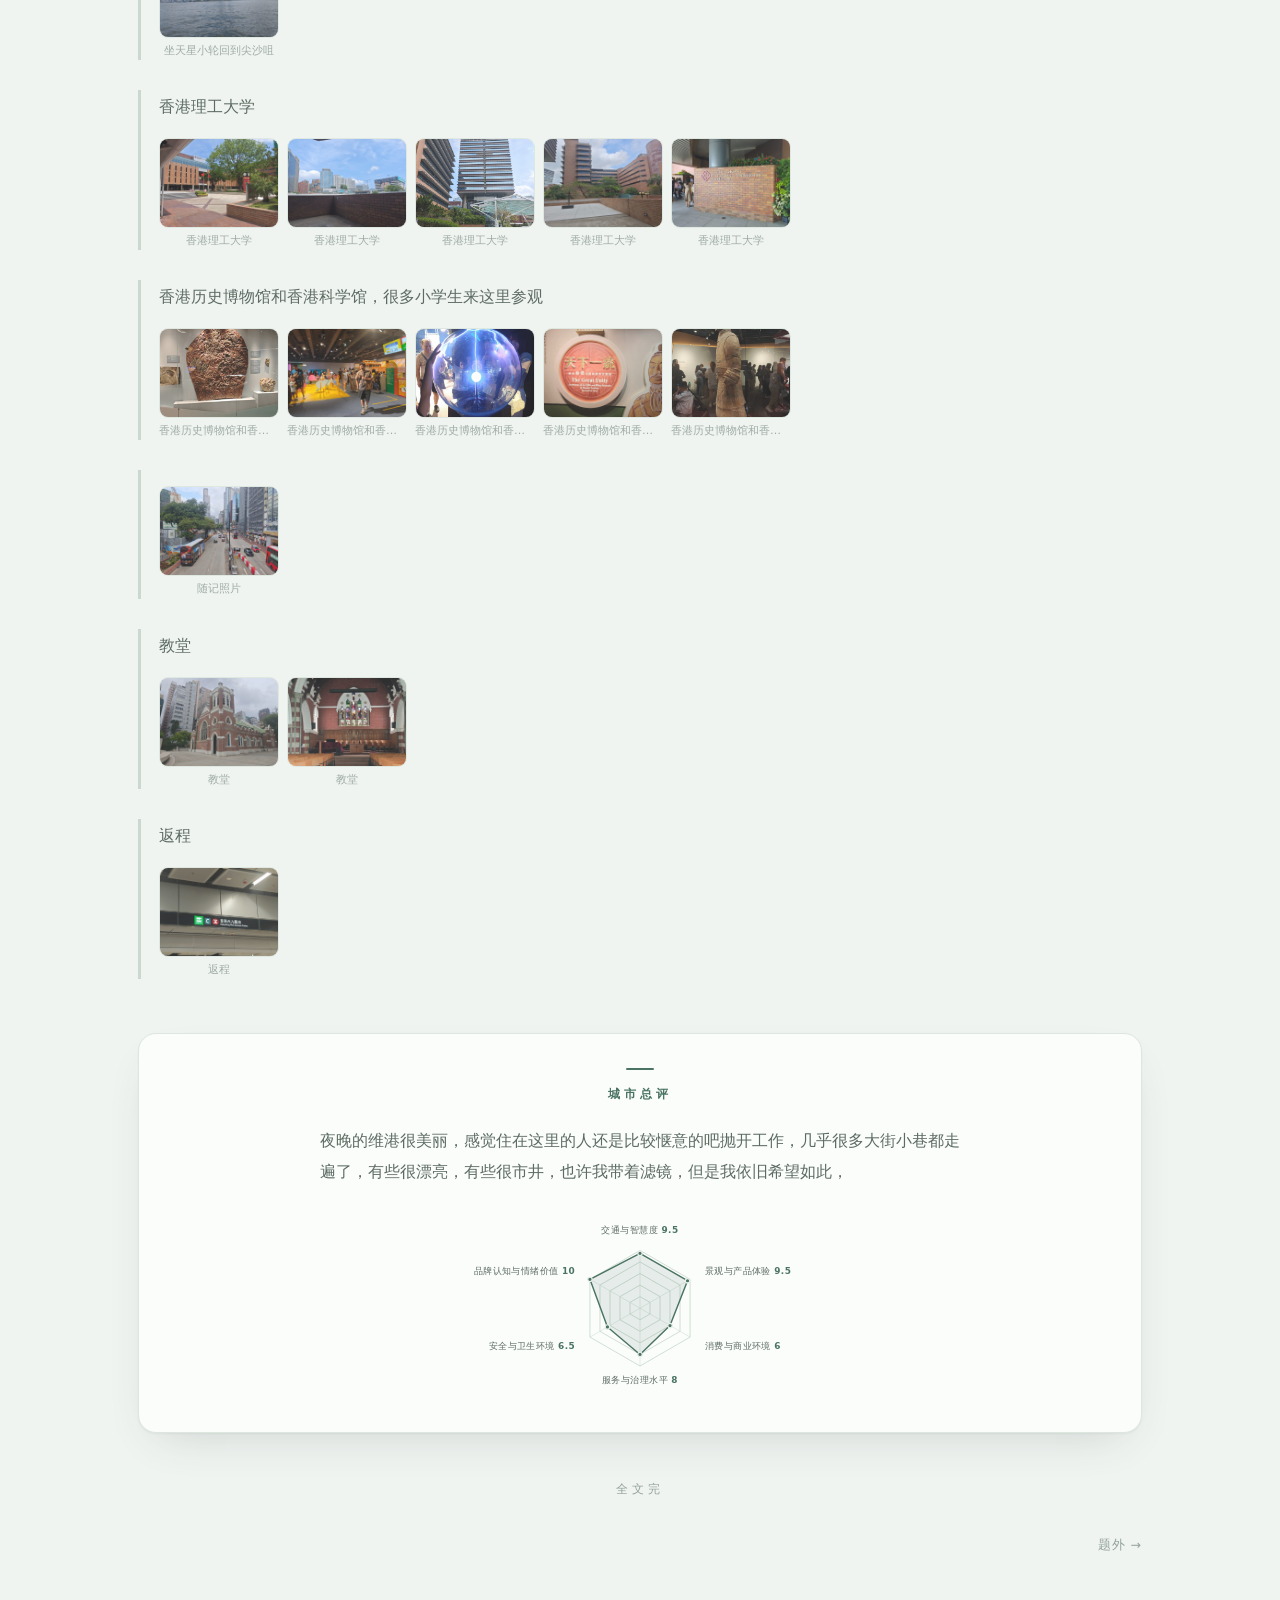
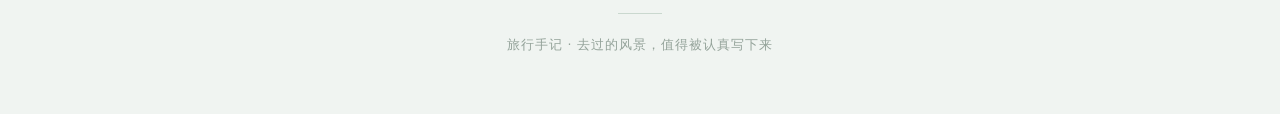
<file: 2026/10/04/trip-20261004/index.html>
<!DOCTYPE html>
<html lang="zh-CN">
<head>
  <meta charset="utf-8">
  <meta name="viewport" content="width=device-width, initial-scale=1">
  <title>港岛序章 · 旅行手记</title>
  
  <link rel="stylesheet" href="/css/style.css?v=muw21igo">
<meta name="generator" content="Hexo 7.3.0"></head>
<body>

<header class="topbar">
  <div class="topbar-inner">
    <a class="brand" href="/"><span class="brand-dot"></span>旅行手记</a>
    
    <nav class="topnav">
      <a href="/" class="">首页</a>
      <a href="/rating/" class="">评分标准</a>
      <a href="/about/" class="">关于</a>
    </nav>
  </div>
</header>

<main class="container">
  
<article class="article">

  <header class="article-head">
    <p class="kicker">行程手记</p>
    <h1>港岛序章</h1>
    <p class="article-meta">
      <span>2026.10</span>
      <span class="sep">·</span><span>2 天</span>
      <span class="sep">·</span><span>1 个景点</span>
      <span class="sep">·</span><span>26 段随记</span>
    </p>
    <p class="lead">好似一段梦中的行程，殊不知早已在心中生根发芽</p>
    
  </header>

  
  
    <div class="day">
      <span class="day-label">第一天</span>
      <span class="day-sub">出发—香港西九龙</span>
      <span class="day-line"></span>
    </div>

    
    
      
      
      
      <div class="note-card">
        
        <div class="note-body"><p>三水直达西九龙</p></div>
        
        
        <div class="note-photos">
          
          <a class="np" href="/images/trip-20261004/01.jpg" target="_blank" rel="noopener">
            <img src="/images/trip-20261004/01.jpg" alt="三水直达西九龙" loading="lazy">
            <span class="np-cap">三水直达西九龙</span>
          </a>
          
        </div>
        
      </div>
      
    
    
    
      
      
      
      <div class="note-card">
        
        <div class="note-body"><p>路上一顿拍，很新奇</p></div>
        
        
        <div class="note-photos">
          
          <a class="np" href="/images/trip-20261004/02.jpg" target="_blank" rel="noopener">
            <img src="/images/trip-20261004/02.jpg" alt="出高铁站口" loading="lazy">
            <span class="np-cap">出高铁站口</span>
          </a>
          
          <a class="np" href="/images/trip-20261004/03.jpg" target="_blank" rel="noopener">
            <img src="/images/trip-20261004/03.jpg" alt="商场" loading="lazy">
            <span class="np-cap">商场</span>
          </a>
          
          <a class="np" href="/images/trip-20261004/04.jpg" target="_blank" rel="noopener">
            <img src="/images/trip-20261004/04.jpg" alt="路上一顿拍，很新奇" loading="lazy">
            <span class="np-cap">路上一顿拍，很新奇</span>
          </a>
          
        </div>
        
      </div>
      
    
    
    
      
      
      
      <div class="note-card">
        
        <div class="note-body"><p>饿的不行，找到了一家桂林米粉</p></div>
        
        
        <div class="note-photos">
          
          <a class="np" href="/images/trip-20261004/05.jpg" target="_blank" rel="noopener">
            <img src="/images/trip-20261004/05.jpg" alt="饿的不行，找到了一家桂林米粉" loading="lazy">
            <span class="np-cap">饿的不行，找到了一家桂林米粉</span>
          </a>
          
        </div>
        
      </div>
      
    
    
    
      
      
      
      <div class="note-card">
        
        <div class="note-body"><p>手办一条街，不太想买</p></div>
        
        
        <div class="note-photos">
          
          <a class="np" href="/images/trip-20261004/06.jpg" target="_blank" rel="noopener">
            <img src="/images/trip-20261004/06.jpg" alt="手办一条街，不太想买" loading="lazy">
            <span class="np-cap">手办一条街，不太想买</span>
          </a>
          
        </div>
        
      </div>
      
    
    
    
      
      
      
      <div class="note-card">
        
        <div class="note-body"><p>一个赌马的大楼</p></div>
        
        
        <div class="note-photos">
          
          <a class="np" href="/images/trip-20261004/07.jpg" target="_blank" rel="noopener">
            <img src="/images/trip-20261004/07.jpg" alt="一个赌马的大楼" loading="lazy">
            <span class="np-cap">一个赌马的大楼</span>
          </a>
          
        </div>
        
      </div>
      
    
    
    
      
      
      
      <div class="note-card">
        
        
        <div class="note-photos">
          
          <a class="np" href="/images/trip-20261004/08.jpg" target="_blank" rel="noopener">
            <img src="/images/trip-20261004/08.jpg" alt="随记照片" loading="lazy">
            <span class="np-cap">随记照片</span>
          </a>
          
          <a class="np" href="/images/trip-20261004/09.jpg" target="_blank" rel="noopener">
            <img src="/images/trip-20261004/09.jpg" alt="随记照片" loading="lazy">
            <span class="np-cap">随记照片</span>
          </a>
          
          <a class="np" href="/images/trip-20261004/10.jpg" target="_blank" rel="noopener">
            <img src="/images/trip-20261004/10.jpg" alt="随记照片" loading="lazy">
            <span class="np-cap">随记照片</span>
          </a>
          
        </div>
        
      </div>
      
    
    
    
      
      
      
      <div class="note-card">
        
        <div class="note-body"><p>讯号山花园，很多菲佣在这里野餐</p></div>
        
        
        <div class="note-photos">
          
          <a class="np" href="/images/trip-20261004/11.jpg" target="_blank" rel="noopener">
            <img src="/images/trip-20261004/11.jpg" alt="讯号山花园，很多菲佣在这里野餐" loading="lazy">
            <span class="np-cap">讯号山花园，很多菲佣在这里野餐</span>
          </a>
          
        </div>
        
      </div>
      
    
    
    
      
      
      
      <div class="note-card">
        
        <div class="note-body"><p>15元可能充满大肠杆菌的冰淇淋</p></div>
        
        
        <div class="note-photos">
          
          <a class="np" href="/images/trip-20261004/12.jpg" target="_blank" rel="noopener">
            <img src="/images/trip-20261004/12.jpg" alt="15元可能充满大肠杆菌的冰淇淋" loading="lazy">
            <span class="np-cap">15元可能充满大肠杆菌的冰淇淋</span>
          </a>
          
          <a class="np" href="/images/trip-20261004/13.jpg" target="_blank" rel="noopener">
            <img src="/images/trip-20261004/13.jpg" alt="15元可能充满大肠杆菌的冰淇淋" loading="lazy">
            <span class="np-cap">15元可能充满大肠杆菌的冰淇淋</span>
          </a>
          
        </div>
        
      </div>
      
    
    
    
      
      
      
      <div class="note-card">
        
        <div class="note-body"><p>k11，挺高奢的</p></div>
        
        
        <div class="note-photos">
          
          <a class="np" href="/images/trip-20261004/14.jpg" target="_blank" rel="noopener">
            <img src="/images/trip-20261004/14.jpg" alt="k11，挺高奢的" loading="lazy">
            <span class="np-cap">k11，挺高奢的</span>
          </a>
          
        </div>
        
      </div>
      
    
    
    
      
      
      
      <div class="note-card">
        
        
        <div class="note-photos">
          
          <a class="np" href="/images/trip-20261004/15.jpg" target="_blank" rel="noopener">
            <img src="/images/trip-20261004/15.jpg" alt="随记照片" loading="lazy">
            <span class="np-cap">随记照片</span>
          </a>
          
          <a class="np" href="/images/trip-20261004/16.jpg" target="_blank" rel="noopener">
            <img src="/images/trip-20261004/16.jpg" alt="随记照片" loading="lazy">
            <span class="np-cap">随记照片</span>
          </a>
          
        </div>
        
      </div>
      
    
    
    
      
      
      
      <div class="note-card">
        
        <div class="note-body"><p>大名鼎鼎的重庆大厦，里面大多的是印度人，逛了一圈就出来了</p></div>
        
        
        <div class="note-photos">
          
          <a class="np" href="/images/trip-20261004/17.jpg" target="_blank" rel="noopener">
            <img src="/images/trip-20261004/17.jpg" alt="大名鼎鼎的重庆大厦，里面大多的是印度人，逛了一圈就出来了" loading="lazy">
            <span class="np-cap">大名鼎鼎的重庆大厦，里面大多的是印度人，逛了一圈就出来了</span>
          </a>
          
        </div>
        
      </div>
      
    
    
    
      
      <article class="spot-card">
        
        <figure class="spot-photo">
          <div class="ph-view">
            
            <img src="/images/trip-20261004/18.jpg"
                 alt="尖沙咀"
                 style="object-position:center 50%">
            <span class="ph-cap">尖沙咀</span>
            
            <button type="button" class="ph-count" aria-expanded="false" aria-controls="strip-1">
              <svg width="15" height="15" viewBox="0 0 24 24" fill="none" stroke="currentColor" stroke-width="1.8" stroke-linecap="round" stroke-linejoin="round" aria-hidden="true"><rect x="8.5" y="3" width="12.5" height="12.5" rx="2.4"/><path d="M15.5 15.5v3.6A1.9 1.9 0 0 1 13.6 21H5.9A1.9 1.9 0 0 1 4 19.1v-7.7A1.9 1.9 0 0 1 5.9 9.5h3.6"/></svg>
              <span class="ph-count-txt">共 7 张</span>
              <svg class="chev" width="10" height="10" viewBox="0 0 24 24" fill="none" stroke="currentColor" stroke-width="2.4" stroke-linecap="round" stroke-linejoin="round" aria-hidden="true"><path d="M6 9l6 6 6-6"/></svg>
            </button>
            
          </div>
          
          <div class="ph-strip" id="strip-1" hidden>
            
              <button type="button" class="ph-thumb on"
                      data-src="/images/trip-20261004/18.jpg"
                      data-pos="center 50%"
                      data-alt="尖沙咀"
                      data-cap="尖沙咀"
                      title="尖沙咀" aria-label="第 1 张：尖沙咀">
                <img src="/images/trip-20261004/18.jpg" alt="尖沙咀" loading="lazy">
              </button>
            
              <button type="button" class="ph-thumb"
                      data-src="/images/trip-20261004/19.jpg"
                      data-pos="center 50%"
                      data-alt="尖沙咀"
                      data-cap="尖沙咀"
                      title="尖沙咀" aria-label="第 2 张：尖沙咀">
                <img src="/images/trip-20261004/19.jpg" alt="尖沙咀" loading="lazy">
              </button>
            
              <button type="button" class="ph-thumb"
                      data-src="/images/trip-20261004/20.jpg"
                      data-pos="center 50%"
                      data-alt="尖沙咀"
                      data-cap="尖沙咀"
                      title="尖沙咀" aria-label="第 3 张：尖沙咀">
                <img src="/images/trip-20261004/20.jpg" alt="尖沙咀" loading="lazy">
              </button>
            
              <button type="button" class="ph-thumb"
                      data-src="/images/trip-20261004/21.jpg"
                      data-pos="center 50%"
                      data-alt="尖沙咀"
                      data-cap="尖沙咀"
                      title="尖沙咀" aria-label="第 4 张：尖沙咀">
                <img src="/images/trip-20261004/21.jpg" alt="尖沙咀" loading="lazy">
              </button>
            
              <button type="button" class="ph-thumb"
                      data-src="/images/trip-20261004/22.jpg"
                      data-pos="center 50%"
                      data-alt="尖沙咀"
                      data-cap="尖沙咀"
                      title="尖沙咀" aria-label="第 5 张：尖沙咀">
                <img src="/images/trip-20261004/22.jpg" alt="尖沙咀" loading="lazy">
              </button>
            
              <button type="button" class="ph-thumb"
                      data-src="/images/trip-20261004/23.jpg"
                      data-pos="center 50%"
                      data-alt="尖沙咀"
                      data-cap="尖沙咀"
                      title="尖沙咀" aria-label="第 6 张：尖沙咀">
                <img src="/images/trip-20261004/23.jpg" alt="尖沙咀" loading="lazy">
              </button>
            
              <button type="button" class="ph-thumb"
                      data-src="/images/trip-20261004/24.jpg"
                      data-pos="center 50%"
                      data-alt="尖沙咀"
                      data-cap="尖沙咀"
                      title="尖沙咀" aria-label="第 7 张：尖沙咀">
                <img src="/images/trip-20261004/24.jpg" alt="尖沙咀" loading="lazy">
              </button>
            
          </div>
          
        </figure>
        
        <div class="spot-body">
          <header class="spot-head">
            <div class="sh-row"><span class="spot-index">01</span><h2>尖沙咀</h2></div>
            
            <p class="spot-meta">15：00</p>
          </header>
          <p class="spot-review">走走停停，天气不太好</p>
          <div class="spot-data">
            <div class="data-note"><span>评分</span><span>0–10</span></div>
            <div class="data-main">
              <div class="hex"><svg viewBox="0 0 292 224" role="img" aria-label="六维评分图"><polygon class="hex-ring" points="146,98.4 157.8,105.2 157.8,118.8 146,125.6 134.2,118.8 134.2,105.2"/><polygon class="hex-ring" points="146,84.8 169.6,98.4 169.6,125.6 146,139.2 122.4,125.6 122.4,98.4"/><polygon class="hex-ring" points="146,71.2 181.3,91.6 181.3,132.4 146,152.8 110.7,132.4 110.7,91.6"/><polygon class="hex-ring" points="146,57.6 193.1,84.8 193.1,139.2 146,166.4 98.9,139.2 98.9,84.8"/><polygon class="hex-ring" points="146,44 204.9,78 204.9,146 146,180 87.1,146 87.1,78"/><line class="hex-spoke" x1="146" y1="112" x2="146" y2="44"/><line class="hex-spoke" x1="146" y1="112" x2="204.9" y2="78"/><line class="hex-spoke" x1="146" y1="112" x2="204.9" y2="146"/><line class="hex-spoke" x1="146" y1="112" x2="146" y2="180"/><line class="hex-spoke" x1="146" y1="112" x2="87.1" y2="146"/><line class="hex-spoke" x1="146" y1="112" x2="87.1" y2="78"/><polygon class="hex-shape" points="146,71.2 181.3,91.6 181.3,132.4 146,152.8 110.7,132.4 110.7,91.6"/><circle class="hex-dot" cx="146" cy="71.2" r="2.6"/><circle class="hex-dot" cx="181.3" cy="91.6" r="2.6"/><circle class="hex-dot" cx="181.3" cy="132.4" r="2.6"/><circle class="hex-dot" cx="146" cy="152.8" r="2.6"/><circle class="hex-dot" cx="110.7" cy="132.4" r="2.6"/><circle class="hex-dot" cx="110.7" cy="91.6" r="2.6"/><text class="hex-label" x="146" y="24" text-anchor="middle">景观 <tspan class="hex-val">6</tspan></text><text class="hex-label" x="222.2" y="72" text-anchor="start">人文底蕴 <tspan class="hex-val">6</tspan></text><text class="hex-label" x="222.2" y="160" text-anchor="start">体验感 <tspan class="hex-val">6</tspan></text><text class="hex-label" x="146" y="200" text-anchor="middle">便利度 <tspan class="hex-val">6</tspan></text><text class="hex-label" x="69.8" y="160" text-anchor="end">舒适度 <tspan class="hex-val">6</tspan></text><text class="hex-label" x="69.8" y="72" text-anchor="end">再来意愿 <tspan class="hex-val">6</tspan></text></svg></div>
            </div>
          </div>
        </div>
      </article>
    
    
    
      
      
      
      <div class="note-card">
        
        <div class="note-body"><p>香港博物馆</p></div>
        
        
        <div class="note-photos">
          
          <a class="np" href="/images/trip-20261004/25.jpg" target="_blank" rel="noopener">
            <img src="/images/trip-20261004/25.jpg" alt="鼻烟壶展览" loading="lazy">
            <span class="np-cap">鼻烟壶展览</span>
          </a>
          
          <a class="np" href="/images/trip-20261004/26.jpg" target="_blank" rel="noopener">
            <img src="/images/trip-20261004/26.jpg" alt="香港博物馆" loading="lazy">
            <span class="np-cap">香港博物馆</span>
          </a>
          
          <a class="np" href="/images/trip-20261004/27.jpg" target="_blank" rel="noopener">
            <img src="/images/trip-20261004/27.jpg" alt="香港博物馆" loading="lazy">
            <span class="np-cap">香港博物馆</span>
          </a>
          
        </div>
        
      </div>
      
    
    
    
      
      
      
      <div class="note-card">
        
        
        <div class="note-photos">
          
          <a class="np" href="/images/trip-20261004/28.jpg" target="_blank" rel="noopener">
            <img src="/images/trip-20261004/28.jpg" alt="雨后维港" loading="lazy">
            <span class="np-cap">雨后维港</span>
          </a>
          
          <a class="np" href="/images/trip-20261004/29.jpg" target="_blank" rel="noopener">
            <img src="/images/trip-20261004/29.jpg" alt="随记照片" loading="lazy">
            <span class="np-cap">随记照片</span>
          </a>
          
          <a class="np" href="/images/trip-20261004/30.jpg" target="_blank" rel="noopener">
            <img src="/images/trip-20261004/30.jpg" alt="随记照片" loading="lazy">
            <span class="np-cap">随记照片</span>
          </a>
          
        </div>
        
      </div>
      
    
    
    
      
      
      
      <div class="note-card">
        
        
        <div class="note-photos">
          
          <a class="np" href="/images/trip-20261004/31.jpg" target="_blank" rel="noopener">
            <img src="/images/trip-20261004/31.jpg" alt="中环摩天轮" loading="lazy">
            <span class="np-cap">中环摩天轮</span>
          </a>
          
          <a class="np" href="/images/trip-20261004/32.jpg" target="_blank" rel="noopener">
            <img src="/images/trip-20261004/32.jpg" alt="随记照片" loading="lazy">
            <span class="np-cap">随记照片</span>
          </a>
          
          <a class="np" href="/images/trip-20261004/33.jpg" target="_blank" rel="noopener">
            <img src="/images/trip-20261004/33.jpg" alt="随记照片" loading="lazy">
            <span class="np-cap">随记照片</span>
          </a>
          
        </div>
        
      </div>
      
    
    
    
      
      
      
      <div class="note-card">
        
        <div class="note-body"><p>坐公交，在天后预定了酒店</p></div>
        
        
        <div class="note-photos">
          
          <a class="np" href="/images/trip-20261004/34.jpg" target="_blank" rel="noopener">
            <img src="/images/trip-20261004/34.jpg" alt="坐公交，在天后预定了酒店" loading="lazy">
            <span class="np-cap">坐公交，在天后预定了酒店</span>
          </a>
          
          <a class="np" href="/images/trip-20261004/35.jpg" target="_blank" rel="noopener">
            <img src="/images/trip-20261004/35.jpg" alt="坐公交，在天后预定了酒店" loading="lazy">
            <span class="np-cap">坐公交，在天后预定了酒店</span>
          </a>
          
          <a class="np" href="/images/trip-20261004/36.jpg" target="_blank" rel="noopener">
            <img src="/images/trip-20261004/36.jpg" alt="天后街头" loading="lazy">
            <span class="np-cap">天后街头</span>
          </a>
          
        </div>
        
      </div>
      
    
    
    
      
      
      
      <div class="note-card">
        
        <div class="note-body"><p>没想到酒店旁边有这么一个公园，无心之举，就像桃花源中一样惊喜，之后的每一次想起此刻画面都能够给我带来不少愉悦。这里没有成群的游客，在这里散步就是本地人的日常。</p></div>
        
        
        <div class="note-photos">
          
          <a class="np" href="/images/trip-20261004/37.jpg" target="_blank" rel="noopener">
            <img src="/images/trip-20261004/37.jpg" alt="没想到酒店旁边有这么一个公园，无心之举，就像桃花源中一样惊喜，之后的每一次想起此" loading="lazy">
            <span class="np-cap">没想到酒店旁边有这么一个公园，无心之举，就像桃花源中一样惊喜，之后的每一次想起此</span>
          </a>
          
          <a class="np" href="/images/trip-20261004/38.jpg" target="_blank" rel="noopener">
            <img src="/images/trip-20261004/38.jpg" alt="没想到酒店旁边有这么一个公园，无心之举，就像桃花源中一样惊喜，之后的每一次想起此" loading="lazy">
            <span class="np-cap">没想到酒店旁边有这么一个公园，无心之举，就像桃花源中一样惊喜，之后的每一次想起此</span>
          </a>
          
        </div>
        
      </div>
      
    
    
  
    <div class="day">
      <span class="day-label">第二天</span>
      <span class="day-sub">日常</span>
      <span class="day-line"></span>
    </div>

    
    
      
      
      
      <div class="note-card">
        
        <div class="note-body"><p>晨光照入窗帘，开启这一个美妙的一天</p></div>
        
        
        <div class="note-photos">
          
          <a class="np" href="/images/trip-20261004/39.jpg" target="_blank" rel="noopener">
            <img src="/images/trip-20261004/39.jpg" alt="晨光照入窗帘，开启这一个美妙的一天" loading="lazy">
            <span class="np-cap">晨光照入窗帘，开启这一个美妙的一天</span>
          </a>
          
          <a class="np" href="/images/trip-20261004/40.jpg" target="_blank" rel="noopener">
            <img src="/images/trip-20261004/40.jpg" alt="晨光照入窗帘，开启这一个美妙的一天" loading="lazy">
            <span class="np-cap">晨光照入窗帘，开启这一个美妙的一天</span>
          </a>
          
          <a class="np" href="/images/trip-20261004/41.jpg" target="_blank" rel="noopener">
            <img src="/images/trip-20261004/41.jpg" alt="晨光照入窗帘，开启这一个美妙的一天" loading="lazy">
            <span class="np-cap">晨光照入窗帘，开启这一个美妙的一天</span>
          </a>
          
          <a class="np" href="/images/trip-20261004/42.jpg" target="_blank" rel="noopener">
            <img src="/images/trip-20261004/42.jpg" alt="晨光照入窗帘，开启这一个美妙的一天" loading="lazy">
            <span class="np-cap">晨光照入窗帘，开启这一个美妙的一天</span>
          </a>
          
        </div>
        
      </div>
      
    
    
    
      
      
      
      <div class="note-card">
        
        <div class="note-body"><p>这一天是香港的佛诞节，盛大的活动</p></div>
        
        
        <div class="note-photos">
          
          <a class="np" href="/images/trip-20261004/43.jpg" target="_blank" rel="noopener">
            <img src="/images/trip-20261004/43.jpg" alt="这一天是香港的佛诞节，盛大的活动" loading="lazy">
            <span class="np-cap">这一天是香港的佛诞节，盛大的活动</span>
          </a>
          
          <a class="np" href="/images/trip-20261004/44.jpg" target="_blank" rel="noopener">
            <img src="/images/trip-20261004/44.jpg" alt="这一天是香港的佛诞节，盛大的活动" loading="lazy">
            <span class="np-cap">这一天是香港的佛诞节，盛大的活动</span>
          </a>
          
        </div>
        
      </div>
      
    
    
    
      
      
      
      <div class="note-card">
        
        <div class="note-body"><p>香港图书馆，依旧是我心里最舒适的图书馆</p></div>
        
        
        <div class="note-photos">
          
          <a class="np" href="/images/trip-20261004/45.jpg" target="_blank" rel="noopener">
            <img src="/images/trip-20261004/45.jpg" alt="香港图书馆，依旧是我心里最舒适的图书馆" loading="lazy">
            <span class="np-cap">香港图书馆，依旧是我心里最舒适的图书馆</span>
          </a>
          
          <a class="np" href="/images/trip-20261004/46.jpg" target="_blank" rel="noopener">
            <img src="/images/trip-20261004/46.jpg" alt="香港图书馆，依旧是我心里最舒适的图书馆" loading="lazy">
            <span class="np-cap">香港图书馆，依旧是我心里最舒适的图书馆</span>
          </a>
          
          <a class="np" href="/images/trip-20261004/47.jpg" target="_blank" rel="noopener">
            <img src="/images/trip-20261004/47.jpg" alt="香港图书馆，依旧是我心里最舒适的图书馆" loading="lazy">
            <span class="np-cap">香港图书馆，依旧是我心里最舒适的图书馆</span>
          </a>
          
        </div>
        
      </div>
      
    
    
    
      
      
      
      <div class="note-card">
        
        <div class="note-body"><p>中环摩天轮，20</p></div>
        
        
        <div class="note-photos">
          
          <a class="np" href="/images/trip-20261004/48.jpg" target="_blank" rel="noopener">
            <img src="/images/trip-20261004/48.jpg" alt="中环摩天轮，20" loading="lazy">
            <span class="np-cap">中环摩天轮，20</span>
          </a>
          
        </div>
        
      </div>
      
    
    
    
      
      
      
      <div class="note-card">
        
        <div class="note-body"><p>坐天星小轮回到尖沙咀</p></div>
        
        
        <div class="note-photos">
          
          <a class="np" href="/images/trip-20261004/49.jpg" target="_blank" rel="noopener">
            <img src="/images/trip-20261004/49.jpg" alt="坐天星小轮回到尖沙咀" loading="lazy">
            <span class="np-cap">坐天星小轮回到尖沙咀</span>
          </a>
          
        </div>
        
      </div>
      
    
    
    
      
      
      
      <div class="note-card">
        
        <div class="note-body"><p>香港理工大学</p></div>
        
        
        <div class="note-photos">
          
          <a class="np" href="/images/trip-20261004/50.jpg" target="_blank" rel="noopener">
            <img src="/images/trip-20261004/50.jpg" alt="香港理工大学" loading="lazy">
            <span class="np-cap">香港理工大学</span>
          </a>
          
          <a class="np" href="/images/trip-20261004/51.jpg" target="_blank" rel="noopener">
            <img src="/images/trip-20261004/51.jpg" alt="香港理工大学" loading="lazy">
            <span class="np-cap">香港理工大学</span>
          </a>
          
          <a class="np" href="/images/trip-20261004/52.jpg" target="_blank" rel="noopener">
            <img src="/images/trip-20261004/52.jpg" alt="香港理工大学" loading="lazy">
            <span class="np-cap">香港理工大学</span>
          </a>
          
          <a class="np" href="/images/trip-20261004/53.jpg" target="_blank" rel="noopener">
            <img src="/images/trip-20261004/53.jpg" alt="香港理工大学" loading="lazy">
            <span class="np-cap">香港理工大学</span>
          </a>
          
          <a class="np" href="/images/trip-20261004/54.jpg" target="_blank" rel="noopener">
            <img src="/images/trip-20261004/54.jpg" alt="香港理工大学" loading="lazy">
            <span class="np-cap">香港理工大学</span>
          </a>
          
        </div>
        
      </div>
      
    
    
    
      
      
      
      <div class="note-card">
        
        <div class="note-body"><p>香港历史博物馆和香港科学馆，很多小学生来这里参观</p></div>
        
        
        <div class="note-photos">
          
          <a class="np" href="/images/trip-20261004/55.jpg" target="_blank" rel="noopener">
            <img src="/images/trip-20261004/55.jpg" alt="香港历史博物馆和香港科学馆，很多小学生来这里参观" loading="lazy">
            <span class="np-cap">香港历史博物馆和香港科学馆，很多小学生来这里参观</span>
          </a>
          
          <a class="np" href="/images/trip-20261004/56.jpg" target="_blank" rel="noopener">
            <img src="/images/trip-20261004/56.jpg" alt="香港历史博物馆和香港科学馆，很多小学生来这里参观" loading="lazy">
            <span class="np-cap">香港历史博物馆和香港科学馆，很多小学生来这里参观</span>
          </a>
          
          <a class="np" href="/images/trip-20261004/57.jpg" target="_blank" rel="noopener">
            <img src="/images/trip-20261004/57.jpg" alt="香港历史博物馆和香港科学馆，很多小学生来这里参观" loading="lazy">
            <span class="np-cap">香港历史博物馆和香港科学馆，很多小学生来这里参观</span>
          </a>
          
          <a class="np" href="/images/trip-20261004/58.jpg" target="_blank" rel="noopener">
            <img src="/images/trip-20261004/58.jpg" alt="香港历史博物馆和香港科学馆，很多小学生来这里参观" loading="lazy">
            <span class="np-cap">香港历史博物馆和香港科学馆，很多小学生来这里参观</span>
          </a>
          
          <a class="np" href="/images/trip-20261004/59.jpg" target="_blank" rel="noopener">
            <img src="/images/trip-20261004/59.jpg" alt="香港历史博物馆和香港科学馆，很多小学生来这里参观" loading="lazy">
            <span class="np-cap">香港历史博物馆和香港科学馆，很多小学生来这里参观</span>
          </a>
          
        </div>
        
      </div>
      
    
    
    
      
      
      
      <div class="note-card">
        
        
        <div class="note-photos">
          
          <a class="np" href="/images/trip-20261004/60.jpg" target="_blank" rel="noopener">
            <img src="/images/trip-20261004/60.jpg" alt="随记照片" loading="lazy">
            <span class="np-cap">随记照片</span>
          </a>
          
        </div>
        
      </div>
      
    
    
    
      
      
      
      <div class="note-card">
        
        <div class="note-body"><p>教堂</p></div>
        
        
        <div class="note-photos">
          
          <a class="np" href="/images/trip-20261004/61.jpg" target="_blank" rel="noopener">
            <img src="/images/trip-20261004/61.jpg" alt="教堂" loading="lazy">
            <span class="np-cap">教堂</span>
          </a>
          
          <a class="np" href="/images/trip-20261004/62.jpg" target="_blank" rel="noopener">
            <img src="/images/trip-20261004/62.jpg" alt="教堂" loading="lazy">
            <span class="np-cap">教堂</span>
          </a>
          
        </div>
        
      </div>
      
    
    
    
      
      
      
      <div class="note-card">
        
        <div class="note-body"><p>返程</p></div>
        
        
        <div class="note-photos">
          
          <a class="np" href="/images/trip-20261004/63.jpg" target="_blank" rel="noopener">
            <img src="/images/trip-20261004/63.jpg" alt="返程" loading="lazy">
            <span class="np-cap">返程</span>
          </a>
          
        </div>
        
      </div>
      
    
    
  

  <section class="city-summary">
    <p class="city-kicker">城市总评</p>
    
    <div class="city-body"><p>夜晚的维港很美丽，感觉住在这里的人还是比较惬意的吧抛开工作，几乎很多大街小巷都走遍了，有些很漂亮，有些很市井，也许我带着滤镜，但是我依旧希望如此，</p></div>
    
    <div class="city-hex"><svg viewBox="0 0 400 224" role="img" aria-label="六维评分图"><polygon class="hex-ring" points="200,98.4 211.8,105.2 211.8,118.8 200,125.6 188.2,118.8 188.2,105.2"/><polygon class="hex-ring" points="200,84.8 223.6,98.4 223.6,125.6 200,139.2 176.4,125.6 176.4,98.4"/><polygon class="hex-ring" points="200,71.2 235.3,91.6 235.3,132.4 200,152.8 164.7,132.4 164.7,91.6"/><polygon class="hex-ring" points="200,57.6 247.1,84.8 247.1,139.2 200,166.4 152.9,139.2 152.9,84.8"/><polygon class="hex-ring" points="200,44 258.9,78 258.9,146 200,180 141.1,146 141.1,78"/><line class="hex-spoke" x1="200" y1="112" x2="200" y2="44"/><line class="hex-spoke" x1="200" y1="112" x2="258.9" y2="78"/><line class="hex-spoke" x1="200" y1="112" x2="258.9" y2="146"/><line class="hex-spoke" x1="200" y1="112" x2="200" y2="180"/><line class="hex-spoke" x1="200" y1="112" x2="141.1" y2="146"/><line class="hex-spoke" x1="200" y1="112" x2="141.1" y2="78"/><polygon class="hex-shape" points="200,47.4 255.9,79.7 235.3,132.4 200,166.4 161.7,134.1 141.1,78"/><circle class="hex-dot" cx="200" cy="47.4" r="2.6"/><circle class="hex-dot" cx="255.9" cy="79.7" r="2.6"/><circle class="hex-dot" cx="235.3" cy="132.4" r="2.6"/><circle class="hex-dot" cx="200" cy="166.4" r="2.6"/><circle class="hex-dot" cx="161.7" cy="134.1" r="2.6"/><circle class="hex-dot" cx="141.1" cy="78" r="2.6"/><text class="hex-label" x="200" y="24" text-anchor="middle">交通与智慧度 <tspan class="hex-val">9.5</tspan></text><text class="hex-label" x="276.2" y="72" text-anchor="start">景观与产品体验 <tspan class="hex-val">9.5</tspan></text><text class="hex-label" x="276.2" y="160" text-anchor="start">消费与商业环境 <tspan class="hex-val">6</tspan></text><text class="hex-label" x="200" y="200" text-anchor="middle">服务与治理水平 <tspan class="hex-val">8</tspan></text><text class="hex-label" x="123.8" y="160" text-anchor="end">安全与卫生环境 <tspan class="hex-val">6.5</tspan></text><text class="hex-label" x="123.8" y="72" text-anchor="end">品牌认知与情绪价值 <tspan class="hex-val">10</tspan></text></svg></div>
  </section>
  

  <p class="end-mark">全文完</p>

  
  
  <div class="aside-wrap">
    <a class="aside-open" href="#aside">题外 →</a>
  </div>
  <div class="aside-overlay" id="aside" role="dialog" aria-modal="true" aria-label="题外">
    <a class="aside-backdrop" href="#" aria-label="关闭" tabindex="-1"></a>
    <div class="aside-card">
      <a class="aside-close" href="#" aria-label="关闭">✕</a>
      <p class="aside-kicker">题外</p>
      <div class="aside-body"><p>一次精心策划的旅行，想了好几个星期吧，从当初脑子里有一个模糊的印象到办理通行证，再到找酒店做路线，花了大量心血，这是值得的。花费了快一千五，车票和酒店占了大头，我很难判断这有没有性价比，只能默认是值得的了。第一次旅行嘛，总感觉都要看一看，不应该留遗憾，说实话相当辛苦了，还是坚持下来了，也许是初次给了太多动力和期待，这也对的起。，写这段话已经是一年多以后了，已经难以复刻当时心境，但是回忆还是美好的。</p><p>回过头来看，当初舅舅让我留在这里住一晚是最正确的，我才看到了真正的香港，而不是成群的游客，很多人似乎就了为了来到这里却不花时间去了解什么，然后就抱怨服务抱怨物价，这样没有意义</p><p>再说回第一次，为什么我会有这样一个想法，就是突然想找到一个什么去实现一下，去证明什么，证明自己能做到吧，当然这也没什么困难的，只是要考虑的东西比较多罢了。</p></div>
    </div>
  </div>
  
</article>


  <footer class="footer">
    <div class="line"></div>
    旅行手记 · 去过的风景，值得被认真写下来
  </footer>
</main>

<noscript><p style="text-align:center;color:#94A39A;font-size:13px">开启 JavaScript 后，可展开卡片里的多图缩略图条。</p></noscript>

<script src="/js/spot.js?v=muw21igo" defer></script>


<script src="/js/aside.js?v=muw21igo" defer></script>
</body>
</html>
</file>
<file: css/style.css>
/* 旅行手记 · 远山主题（mist）
 * 从 design/sample/index.html 的 mist 风格移植：只保留远山一套配色 + 左图右文布局。
 * 六边图由构建期 helper 输出静态 SVG，本主题不再需要页内生成图表的 JS。 */

/* ================= 基础 ================= */
*, *::before, *::after { box-sizing: border-box; }
html { -webkit-text-size-adjust: 100%; }
body {
  margin: 0; background: var(--bg); color: var(--ink);
  font-family: var(--font-sans); font-size: 16px; line-height: 1.8;
  -webkit-font-smoothing: antialiased; text-rendering: optimizeLegibility;
}
img { display: block; max-width: 100%; }
a { color: inherit; }
::selection { background: var(--accent-soft); }

:root {
  color-scheme: light;
  --radius: 18px; --radius-sm: 10px;
  --font-sans: "Noto Sans SC", "MiSans", "HarmonyOS Sans SC", "PingFang SC", "Microsoft YaHei UI", "Microsoft YaHei", system-ui, sans-serif;
  --font-serif: "Noto Serif SC", "Source Han Serif SC", "STZhongsong", "STSong", Georgia, serif;
  --head-font: var(--font-sans);
  --bg: #F0F4F1; --surface: #FBFDFB; --surface-2: #EAF0EB;
  --ink: #222B26; --ink-soft: #5D6C63; --ink-faint: #94A39A;
  --line: #DDE6DF; --line-strong: #CAD8CF;
  --accent: #4B7463; --accent-soft: rgba(75, 116, 99, .12); --accent-deep: #3A5C4E;
  --shadow: 0 1px 2px rgba(40, 60, 50, .05), 0 18px 44px -20px rgba(40, 60, 50, .20);
  --shadow-hover: 0 2px 4px rgba(40, 60, 50, .06), 0 26px 56px -22px rgba(40, 60, 50, .30);
  --photo-filter: none;
}

.container { max-width: 1060px; margin: 0 auto; padding: 0 22px; }
@media (min-width: 821px) { .container { padding: 0 28px; } }

/* ================= 顶栏 ================= */
.topbar {
  position: sticky; top: 0; z-index: 50;
  background: var(--bg); border-bottom: 1px solid var(--line);
}
@supports (backdrop-filter: blur(10px)) {
  .topbar { background: color-mix(in srgb, var(--bg) 82%, transparent); backdrop-filter: blur(10px); }
}
.topbar-inner { max-width: 1060px; margin: 0 auto; padding: 13px 22px; display: flex; align-items: center; gap: 18px; }
.brand { display: flex; align-items: center; gap: 9px; font-family: var(--head-font); font-size: 17px; font-weight: 600; letter-spacing: .16em; white-space: nowrap; text-decoration: none; }
.brand-dot { width: 7px; height: 7px; border-radius: 50%; background: var(--accent); flex: none; }
.topnav { display: flex; gap: 20px; margin-left: auto; font-size: 13.5px; letter-spacing: .06em; color: var(--ink-soft); white-space: nowrap; }
.topnav a { color: inherit; text-decoration: none; padding: 4px 2px; border-bottom: 1px solid transparent; transition: color .2s, border-color .2s; }
.topnav a:hover { color: var(--ink); }
.topnav a.on { color: var(--ink); border-bottom-color: var(--accent); }
@media (max-width: 760px) { .topnav { display: none; } }

/* ================= 文章头部 ================= */
.article-head { padding: 50px 0 6px; max-width: 780px; }
@media (min-width: 821px) { .article-head { padding: 74px 0 10px; } }
.kicker { margin: 0 0 18px; font-size: 12px; font-weight: 600; letter-spacing: .34em; color: var(--accent); }
.kicker::before { content: ""; display: block; width: 28px; height: 2px; background: var(--accent); margin-bottom: 14px; border-radius: 2px; }
h1 { margin: 0 0 18px; font-family: var(--head-font); font-weight: 600; font-size: clamp(28px, 5.4vw, 42px); line-height: 1.4; letter-spacing: .02em; }
.article-meta { margin: 0; display: flex; align-items: center; flex-wrap: wrap; gap: 8px 12px; font-size: 13.5px; letter-spacing: .08em; color: var(--ink-soft); }
.article-meta .sep { color: var(--ink-faint); }
.lead { margin: 24px 0 0; font-size: 16px; line-height: 2.05; color: var(--ink-soft); max-width: 660px; }
.disclaimer { margin: 16px 0 0; font-size: 12px; letter-spacing: .05em; color: var(--ink-faint); }

/* ================= 首页 · Hero ================= */
.hero { position: relative; overflow: hidden; padding: 64px 0 40px; }
@media (min-width: 821px) { .hero { padding: 92px 0 56px; } }
.hero-in { position: relative; z-index: 1; max-width: 780px; }
/* 远山分层：四层山影近浓远淡 + 两层山脊线 + 雾带，纯装饰无照片 */
.hero-art { position: absolute; left: 0; right: 0; bottom: 0; height: min(300px, 44%); pointer-events: none; }
.hero-art svg { display: block; width: 100%; height: 100%; }
.hero-art .m1 { fill: var(--accent); fill-opacity: .035; }
.hero-art .m2 { fill: var(--accent); fill-opacity: .05; }
.hero-art .m3 { fill: var(--accent); fill-opacity: .075; }
.hero-art .m4 { fill: var(--accent); fill-opacity: .10; }
.hero-art .s1 { fill: none; stroke: var(--accent); stroke-opacity: .13; stroke-width: 1.4; }
.hero-art .s2 { fill: none; stroke: var(--accent); stroke-opacity: .17; stroke-width: 1.1; }
/* 雾带：山脚向上渐隐，接住远山 */
.hero-fog { position: absolute; left: 0; right: 0; bottom: 0; height: 36%; pointer-events: none; background: linear-gradient(180deg, rgba(240, 244, 241, 0) 0%, rgba(240, 244, 241, .5) 55%, var(--bg) 100%); }
/* 漂移光斑：极淡的雾绿光晕，缓慢游动 */
.hero-haze { position: absolute; inset: 0; pointer-events: none; }
.haze { position: absolute; border-radius: 50%; }
.haze-1 { width: 430px; height: 430px; left: -100px; top: 30px; background: radial-gradient(circle, rgba(75, 116, 99, .13) 0%, rgba(75, 116, 99, 0) 66%); animation: hazeDrift 26s ease-in-out infinite alternate; }
.haze-2 { width: 340px; height: 340px; right: 4%; top: 10%; background: radial-gradient(circle, rgba(75, 116, 99, .10) 0%, rgba(75, 116, 99, 0) 66%); animation: hazeDrift 34s ease-in-out infinite alternate-reverse; }
.haze-3 { width: 520px; height: 520px; left: 20%; bottom: -180px; background: radial-gradient(circle, rgba(75, 116, 99, .08) 0%, rgba(75, 116, 99, 0) 62%); animation: hazeDrift 42s ease-in-out infinite alternate; }
@keyframes hazeDrift { from { transform: translate(0, 0) scale(1); } to { transform: translate(36px, -24px) scale(1.04); } }
/* 细噪点：给雾绿底一点纸面质感 */
.hero-grain { position: absolute; inset: 0; pointer-events: none; opacity: .045; background-image: url("data:image/svg+xml,%3Csvg xmlns='http://www.w3.org/2000/svg' width='180' height='180'%3E%3Cfilter id='n'%3E%3CfeTurbulence type='fractalNoise' baseFrequency='0.85' numOctaves='2' stitchTiles='stitch'/%3E%3C/filter%3E%3Crect width='180' height='180' filter='url(%23n)'/%3E%3C/svg%3E"); background-size: 180px 180px; }
.hero h1 { margin: 0 0 20px; font-family: var(--font-serif); font-size: clamp(32px, 6vw, 50px); line-height: 1.35; letter-spacing: .01em; }
.hero h1 .dot { color: var(--accent); }
.hero-stats { margin: 26px 0 0; display: flex; align-items: center; flex-wrap: wrap; gap: 10px 14px; font-size: 12.5px; letter-spacing: .14em; color: var(--ink-faint); }
.hero-stats .n { color: var(--accent); font-weight: 600; }
.hero-stats .sep { color: var(--line-strong); }
/* 载入动画：一次性，逐条上浮 */
.hero [data-ri] { opacity: 0; animation: fadeUp .8s cubic-bezier(.22, .65, .3, 1) forwards; }
.hero [data-ri="1"] { animation-delay: .05s; }
.hero [data-ri="2"] { animation-delay: .16s; }
.hero [data-ri="3"] { animation-delay: .27s; }
@keyframes fadeUp { from { opacity: 0; transform: translateY(18px); } to { opacity: 1; transform: none; } }

/* ================= 首页 · 轨迹线分隔 ================= */
.route-line { margin: 36px 0 4px; }
.route-line svg { display: block; width: 100%; height: 44px; }
.route-line .gl-0 { stop-color: var(--line-strong); stop-opacity: 0; }
.route-line .gl-1 { stop-color: var(--line-strong); stop-opacity: .75; }
.route-line .gl-2 { stop-color: var(--line-strong); stop-opacity: .75; }
.route-line .gl-3 { stop-color: var(--line-strong); stop-opacity: 0; }
.route-line path { fill: none; stroke: url(#routeGrad); stroke-width: 1.4; stroke-dasharray: 3 9; stroke-linecap: round; }
.route-line .st { fill: var(--accent); }
@media (max-width: 760px) { .route-line { margin: 26px 0 2px; } }

/* ================= 首页 · 首篇大卡 ================= */
.sec-label { display: flex; align-items: center; gap: 12px; margin: 0 0 18px; }
.sec-label .t { font-size: 12px; font-weight: 600; letter-spacing: .3em; color: var(--ink-faint); white-space: nowrap; }
.sec-label .l { flex: 1; height: 1px; background: linear-gradient(90deg, var(--line-strong), transparent); }
.featured {
  position: relative; display: grid; grid-template-columns: 1fr;
  background: var(--surface); border: 1px solid var(--line); border-radius: var(--radius);
  overflow: hidden; box-shadow: var(--shadow); text-decoration: none;
  transition: border-color .3s, box-shadow .3s;
}
.featured:hover { border-color: var(--line-strong); box-shadow: var(--shadow-hover); }
.featured .f-photo { position: relative; aspect-ratio: 21/10; overflow: hidden; background: var(--surface-2); }
.featured .f-photo img { width: 100%; height: 100%; object-fit: cover; filter: var(--photo-filter); transition: transform .8s cubic-bezier(.22, .65, .3, 1); }
.featured:hover .f-photo img { transform: scale(1.035); }
.featured .f-shade { position: absolute; inset: 0; background: linear-gradient(180deg, rgba(34, 43, 38, 0) 55%, rgba(34, 43, 38, .28)); pointer-events: none; }
.featured .f-body { padding: 24px 24px 28px; }
@media (min-width: 821px) {
  .featured { grid-template-columns: 56% minmax(0, 1fr); }
  .featured .f-photo { aspect-ratio: auto; height: 100%; min-height: 300px; }
  .featured .f-body { padding: 34px 38px; display: flex; flex-direction: column; justify-content: center; }
}
.f-tag { display: inline-flex; align-items: center; gap: 8px; font-size: 11px; font-weight: 600; letter-spacing: .26em; color: var(--accent); }
.f-tag::before { content: ""; width: 6px; height: 6px; border-radius: 50%; background: var(--accent); }
.f-title { margin: 14px 0 0; font-family: var(--font-serif); font-weight: 600; font-size: clamp(22px, 3.4vw, 31px); line-height: 1.42; letter-spacing: .01em; transition: color .25s; }
.featured:hover .f-title { color: var(--accent-deep); }
.f-meta { margin: 14px 0 0; display: flex; flex-wrap: wrap; gap: 8px 12px; font-size: 12.5px; letter-spacing: .08em; color: var(--ink-faint); }
.f-meta .sep { color: var(--line-strong); }
.f-lead { margin: 14px 0 0; font-size: 15px; line-height: 2.05; color: var(--ink-soft); display: -webkit-box; -webkit-line-clamp: 3; -webkit-box-orient: vertical; overflow: hidden; }
.f-more { margin: 20px 0 0; font-size: 13px; letter-spacing: .08em; color: var(--accent); display: inline-flex; align-items: center; gap: 8px; transition: gap .25s; }
.featured:hover .f-more { gap: 13px; }

/* ================= 首页 · 常规卡片 ================= */
.feed { display: grid; gap: 26px; margin: 38px 0 0; }
.post-item {
  display: block; text-decoration: none; color: inherit;
  background: var(--surface); border: 1px solid var(--line); border-radius: var(--radius);
  overflow: hidden; box-shadow: var(--shadow);
  transition: border-color .3s, box-shadow .3s;
}
.post-item:hover { border-color: var(--line-strong); box-shadow: var(--shadow-hover); }
.pi-photo { aspect-ratio: 21/10; overflow: hidden; background: var(--surface-2); }
.pi-photo img { width: 100%; height: 100%; object-fit: cover; filter: var(--photo-filter); transition: transform .8s cubic-bezier(.22, .65, .3, 1); }
.post-item:hover .pi-photo img { transform: scale(1.03); }
.pi-body { padding: 20px 24px 24px; }
.pi-kicker { margin: 0 0 10px; font-size: 11px; font-weight: 600; letter-spacing: .3em; color: var(--accent); }
.pi-title { margin: 0; font-size: 22px; font-weight: 600; letter-spacing: .02em; line-height: 1.45; transition: color .25s; }
.post-item:hover .pi-title { color: var(--accent-deep); }
.pi-meta { margin: 10px 0 0; display: flex; flex-wrap: wrap; gap: 8px 12px; font-size: 12.5px; letter-spacing: .08em; color: var(--ink-faint); }
.pi-meta .sep { color: var(--line-strong); }
.pi-lead { margin: 12px 0 0; font-size: 14.5px; line-height: 2; color: var(--ink-soft); display: -webkit-box; -webkit-line-clamp: 2; -webkit-box-orient: vertical; overflow: hidden; }
@media (min-width: 821px) {
  .post-item { display: grid; grid-template-columns: 42% minmax(0, 1fr); }
  .pi-photo { aspect-ratio: auto; height: 100%; min-height: 215px; }
  .pi-body { padding: 26px 32px 28px; display: flex; flex-direction: column; justify-content: center; }
}
/* 空态卡片：下一程占位 */
.post-ghost {
  display: flex; flex-direction: column; align-items: center; justify-content: center; gap: 10px;
  min-height: 180px; border: 1.5px dashed var(--line-strong); border-radius: var(--radius);
  color: var(--ink-faint);
}
.post-ghost .g-t { font-family: var(--font-serif); font-size: 17px; letter-spacing: .12em; }
.post-ghost .g-s { font-size: 12px; letter-spacing: .2em; }

/* ================= 首页 · 分页 ================= */
.pager { display: flex; justify-content: space-between; gap: 12px; margin: 38px 0 0; font-size: 13.5px; letter-spacing: .06em; }
.pager a { color: var(--ink-soft); text-decoration: none; border: 1px solid var(--line); border-radius: 999px; padding: 9px 20px; background: var(--surface); transition: color .2s, border-color .2s, box-shadow .2s; }
.pager a:hover { color: var(--ink); border-color: var(--line-strong); box-shadow: var(--shadow); }
.pager .off { visibility: hidden; }

/* ================= 首页 · 滚动渐显（有 JS 才启用） ================= */
html.js .reveal { opacity: 0; transform: translateY(16px); }
html.js .reveal.in { opacity: 1; transform: none; transition: opacity .7s cubic-bezier(.22, .65, .3, 1), transform .7s cubic-bezier(.22, .65, .3, 1); }
@media (prefers-reduced-motion: reduce) {
  html.js .reveal { opacity: 1; transform: none; transition: none; }
  .hero [data-ri] { animation: none; opacity: 1; }
  .pi-photo img, .featured .f-photo img { transition: none; }
  .haze-1, .haze-2, .haze-3 { animation: none; }
}

/* ================= 描述性页面 / 正文 ================= */
.prose { max-width: 720px; font-size: 15.5px; line-height: 2.05; color: var(--ink-soft); padding-bottom: 8px; }
.prose h2 { margin: 34px 0 10px; font-size: 20px; font-weight: 600; color: var(--ink); letter-spacing: .02em; }
.prose h3 { margin: 26px 0 8px; font-size: 17px; font-weight: 600; color: var(--ink); }
.prose p { margin: 0 0 14px; }
.prose ul, .prose ol { margin: 0 0 14px; padding-left: 1.4em; }
.prose li { margin: 4px 0; }
.prose a { color: var(--accent); text-decoration: underline; text-underline-offset: 3px; text-decoration-color: var(--accent-soft); }
.prose blockquote { margin: 18px 0; padding: 2px 0 2px 16px; border-left: 3px solid var(--line-strong); color: var(--ink-faint); }
.prose img { border-radius: var(--radius-sm); margin: 18px 0; }
.prose code { background: var(--surface-2); border-radius: 6px; padding: 2px 6px; font-size: .92em; }

/* ================= 评分标准页 ================= */
.rating { padding: 8px 0 0; }
.dim { background: var(--surface); border: 1px solid var(--line); border-radius: var(--radius); box-shadow: var(--shadow); padding: 20px 24px 14px; margin: 0 0 18px; }
.dim-head { display: flex; align-items: baseline; gap: 12px; flex-wrap: wrap; }
.dim-ord { font-family: Georgia, serif; font-size: 13px; letter-spacing: .08em; color: var(--accent); }
.dim-name { margin: 0; font-family: var(--head-font); font-size: 18px; font-weight: 600; letter-spacing: .04em; }
.dim-note { font-size: 12px; letter-spacing: .04em; color: var(--ink-faint); }
.levels { margin: 10px 0 2px; }
.level { display: flex; align-items: baseline; gap: 14px; padding: 9px 0; border-top: 1px dashed var(--line); }
.level:first-child { border-top: 0; }
.level-score { flex: none; width: 34px; font-family: Georgia, serif; font-size: 15px; color: var(--accent); text-align: right; }
.level-text { font-size: 14.5px; line-height: 1.9; color: var(--ink-soft); }
.rate-foot { margin: 24px 0 0; font-size: 13px; letter-spacing: .04em; color: var(--ink-faint); max-width: 620px; }
.rate-sub { margin: 42px 0 18px; }
.rate-sub h2 { margin: 0 0 8px; font-family: var(--head-font); font-size: 21px; font-weight: 600; letter-spacing: .02em; }
.rate-sub p { margin: 0; font-size: 13.5px; line-height: 1.9; color: var(--ink-faint); max-width: 640px; }

/* ================= 天分隔 ================= */
.day { display: flex; align-items: center; gap: 14px; margin: 44px 0 18px; }
@media (min-width: 821px) { .day { margin: 60px 0 22px; } }
.day-label { font-size: 13px; font-weight: 600; letter-spacing: .24em; color: var(--accent); white-space: nowrap; }
.day-sub { font-size: 12.5px; letter-spacing: .1em; color: var(--ink-faint); white-space: nowrap; }
.day-line { flex: 1; height: 1px; background: linear-gradient(90deg, var(--line-strong), transparent); }

/* ================= 景点卡片 ================= */
.spot-card {
  background: var(--surface); border: 1px solid var(--line); border-radius: var(--radius);
  overflow: hidden; box-shadow: var(--shadow); margin: 0 0 26px;
}
.spot-photo { margin: 0; background: var(--surface-2); overflow: hidden; display: flex; flex-direction: column; }
.ph-view { position: relative; aspect-ratio: 4/3; min-height: 240px; overflow: hidden; }
.ph-view img { position: absolute; inset: 0; width: 100%; height: 100%; object-fit: cover; filter: var(--photo-filter); transition: filter .35s ease, transform .6s ease; }
.spot-card:hover .ph-view img { transform: scale(1.015); }
.ph-view img.swap { animation: phIn .32s ease; }
@keyframes phIn { from { opacity: .12; } to { opacity: 1; } }

/* ---------- 多图折叠 ---------- */
.ph-count {
  position: absolute; right: 12px; bottom: 12px; z-index: 2;
  display: inline-flex; align-items: center; gap: 7px;
  border: 1px solid rgba(255, 255, 255, .30); background: rgba(17, 21, 19, .55); color: #F6F4EE;
  -webkit-backdrop-filter: blur(8px); backdrop-filter: blur(8px);
  border-radius: 999px; padding: 8px 14px; font: inherit; font-size: 12.5px; line-height: 1; letter-spacing: .1em;
  cursor: pointer; transition: background-color .2s, border-color .2s;
}
.ph-count:hover { background: rgba(17, 21, 19, .74); }
.ph-count:focus-visible { outline: 2px solid #fff; outline-offset: 2px; }
.ph-count svg { display: block; flex: none; opacity: .92; transition: transform .25s ease; }
.spot-photo.open .ph-count svg.chev { transform: rotate(180deg); }
/* 图注：主图左下角，随缩略图切换更新；右侧留出「共 N 张」按钮的空间 */
.ph-cap {
  position: absolute; left: 0; right: 0; bottom: 0; z-index: 1;
  padding: 30px 140px 10px 14px; pointer-events: none;
  background: linear-gradient(transparent, rgba(15, 19, 17, .55));
  color: #F6F4EE; font-size: 12.5px; line-height: 1.5; letter-spacing: .04em;
  white-space: nowrap; overflow: hidden; text-overflow: ellipsis;
  text-shadow: 0 1px 2px rgba(0, 0, 0, .28);
}
.ph-cap[hidden] { display: none; }
.ph-strip { display: flex; gap: 8px; padding: 10px; background: var(--surface-2); border-top: 1px solid var(--line); overflow-x: auto; overscroll-behavior-x: contain; scrollbar-width: thin; }
.ph-strip[hidden] { display: none; }
.ph-strip:not([hidden]) { animation: stripIn .26s ease; }
@keyframes stripIn { from { opacity: 0; } to { opacity: 1; } }
.ph-thumb { flex: none; width: 88px; aspect-ratio: 4/3; padding: 0; border: 1px solid var(--line); border-radius: 9px; overflow: hidden; background: var(--surface); cursor: pointer; opacity: .72; transition: opacity .2s, border-color .2s, box-shadow .2s; }
.ph-thumb img { width: 100%; height: 100%; object-fit: cover; filter: var(--photo-filter); }
.ph-thumb:hover { opacity: 1; }
.ph-thumb.on { opacity: 1; border-color: var(--accent); box-shadow: 0 0 0 2.5px var(--accent-soft); }
.ph-thumb:focus-visible { outline: 2px solid var(--accent); outline-offset: 2px; }
@media (max-width: 820px) { .ph-thumb { width: 74px; } }
.spot-body { padding: 22px 22px 24px; }
.sh-row { display: flex; align-items: baseline; gap: 12px; }
.spot-index { font-family: Georgia, serif; font-size: 13px; letter-spacing: .08em; color: var(--accent); flex: none; }
.spot-head h2 { margin: 0; font-family: var(--head-font); font-weight: 600; font-size: 22px; letter-spacing: .03em; line-height: 1.4; }
.spot-meta { margin: 8px 0 0 27px; font-size: 12.5px; letter-spacing: .08em; color: var(--ink-faint); }
.spot-review { margin: 14px 0 0; font-size: 15px; line-height: 2.05; color: var(--ink-soft); }

/* ---------- 评分数据舱 ---------- */
.spot-data { margin-top: 20px; background: var(--surface-2); border: 1px solid var(--line); border-radius: 14px; padding: 16px 18px; }
.data-note { display: flex; justify-content: space-between; align-items: center; font-size: 10.5px; letter-spacing: .22em; color: var(--ink-faint); margin-bottom: 6px; }
.data-main { display: flex; justify-content: center; }
.hex { width: 224px; max-width: 100%; }
.hex svg { display: block; width: 100%; height: auto; }
.hex-ring { fill: none; stroke: var(--line-strong); stroke-width: 1; }
.hex-spoke { stroke: var(--line-strong); stroke-width: .8; opacity: .7; }
.hex-shape { fill: var(--accent-soft); stroke: var(--accent); stroke-width: 1.7; stroke-linejoin: round; }
.hex-dot { fill: var(--accent); stroke: var(--surface-2); stroke-width: 1.4; }
.hex-label { font-size: 10.5px; fill: var(--ink-soft); letter-spacing: .05em; }
.hex-val { fill: var(--accent); font-weight: 700; }

/* ---------- 桌面端：左图右文 ---------- */
@media (min-width: 821px) {
  .spot-card { display: grid; grid-template-columns: 44% minmax(0, 1fr); }
  .ph-view { aspect-ratio: auto; flex: 1; min-height: 240px; }
  .spot-body { display: flex; flex-direction: column; padding: 28px 32px 26px; }
  .spot-review { flex: 1; margin-top: 16px; }
  .spot-data { margin-top: 22px; }
  .hex { width: 238px; }
}

/* ================= 随记块 ================= */
.note-card { max-width: 760px; margin: 0 0 30px; padding: 2px 0 2px 18px; border-left: 3px solid var(--line-strong); }
.note-body p { margin: 0 0 10px; font-size: 15.5px; line-height: 2.05; color: var(--ink-soft); }
.note-body p:last-child { margin-bottom: 0; }
.note-photos { margin-top: 14px; display: flex; flex-wrap: wrap; align-items: flex-start; gap: 8px; }
.note-photos .np { flex: none; width: 120px; display: block; text-decoration: none; opacity: .88; transition: opacity .2s; }
.note-photos .np:hover { opacity: 1; }
.note-photos .np:focus-visible { outline: 2px solid var(--accent); outline-offset: 2px; }
.note-photos .np img { display: block; width: 100%; aspect-ratio: 4/3; object-fit: cover; border: 1px solid var(--line); border-radius: 9px; background: var(--surface-2); filter: var(--photo-filter); transition: border-color .2s; }
.note-photos .np:hover img { border-color: var(--accent); }
.note-photos .np-cap { display: block; margin-top: 5px; font-size: 11px; line-height: 1.4; color: var(--ink-faint); text-align: center; white-space: nowrap; overflow: hidden; text-overflow: ellipsis; }
@media (max-width: 560px) { .note-photos .np { width: 96px; } }

/* ================= 图片放大浮层 ================= */
.lightbox {
  position: fixed; inset: 0; z-index: 120;
  display: flex; flex-direction: column; align-items: center; justify-content: center; gap: 12px;
  padding: 22px; background: rgba(12, 15, 13, .92);
  animation: lbIn .2s ease;
}
.lightbox[hidden] { display: none; }
.lightbox img { max-width: 100%; max-height: calc(100% - 44px); object-fit: contain; border-radius: 6px; }
.lightbox .lb-cap { margin: 0; max-width: 88%; text-align: center; color: #E8EDE8; font-size: 13px; line-height: 1.6; letter-spacing: .04em; }
.lightbox .lb-cap[hidden] { display: none; }
.lightbox .lb-close {
  position: absolute; top: 14px; right: 14px; z-index: 1;
  width: 42px; height: 42px; display: flex; align-items: center; justify-content: center;
  border: 1px solid rgba(255, 255, 255, .28); border-radius: 50%;
  background: rgba(17, 21, 19, .55); color: #F6F4EE; cursor: pointer;
  -webkit-backdrop-filter: blur(8px); backdrop-filter: blur(8px);
}
.lightbox .lb-close:hover { background: rgba(17, 21, 19, .78); }
.lightbox .lb-close:focus-visible { outline: 2px solid #fff; outline-offset: 2px; }
.lightbox .lb-back {
  position: absolute; top: 14px; left: 14px; z-index: 1;
  display: inline-flex; align-items: center; gap: 6px;
  height: 42px; padding: 0 17px 0 14px;
  border: 1px solid rgba(255, 255, 255, .28); border-radius: 999px;
  background: rgba(17, 21, 19, .55); color: #F6F4EE;
  font: inherit; font-size: 13.5px; letter-spacing: .08em; cursor: pointer;
  -webkit-backdrop-filter: blur(8px); backdrop-filter: blur(8px);
}
.lightbox .lb-back:hover { background: rgba(17, 21, 19, .78); }
.lightbox .lb-back:focus-visible { outline: 2px solid #fff; outline-offset: 2px; }
.lightbox .lb-back svg { display: block; flex: none; opacity: .92; }
.ph-view img, .note-photos .np img { cursor: zoom-in; }
html.lb-open { overflow: hidden; }
@keyframes lbIn { from { opacity: 0; } to { opacity: 1; } }
@media (max-width: 560px) { .lightbox { padding: 14px; } .lightbox .lb-close { top: 10px; right: 10px; } .lightbox .lb-back { top: 10px; left: 10px; } }

/* ================= 城市总评 ================= */
.city-summary {
  margin: 54px 0 0; padding: 34px 30px 28px;
  background: var(--surface); border: 1px solid var(--line); border-radius: var(--radius);
  box-shadow: var(--shadow); text-align: center;
}
.city-kicker { margin: 0; font-size: 12px; font-weight: 600; letter-spacing: .34em; color: var(--accent); }
.city-kicker::before { content: ""; display: block; width: 28px; height: 2px; border-radius: 2px; background: var(--accent); margin: 0 auto 14px; }
.city-body { max-width: 640px; margin: 20px auto 0; text-align: left; font-size: 15.5px; line-height: 2.05; color: var(--ink-soft); }
.city-body p { margin: 0 0 12px; }
.city-body p:last-child { margin: 0; }
.city-hex { width: 340px; max-width: 100%; margin: 24px auto 0; }
.city-hex svg { display: block; width: 100%; height: auto; }
@media (max-width: 560px) { .city-summary { margin-top: 42px; padding: 26px 18px 22px; } .city-hex { width: 300px; margin-top: 20px; } }

/* ================= 结尾与页脚 ================= */
.end-mark { margin: 46px 0 0; text-align: center; font-size: 12px; letter-spacing: .34em; color: var(--ink-faint); }

/* ================= 题外 · 页内浮层 ================= */
.aside-wrap { margin: 30px 0 0; text-align: right; }
.aside-open {
  display: inline-block;
  color: var(--ink-faint); font-size: 12.5px; letter-spacing: .08em; text-decoration: none;
  transition: color .2s;
}
.aside-open:hover { color: var(--accent); }
.aside-overlay {
  position: fixed; inset: 0; z-index: 120;
  display: none; align-items: center; justify-content: center;
  padding: 22px; background: rgba(12, 15, 13, .92);
}
.aside-overlay:target { display: flex; animation: lbIn .2s ease; }
html:has(#aside:target), html:has(#diary:target) { overflow: hidden; }
.aside-backdrop { position: absolute; inset: 0; cursor: default; }
.aside-card {
  position: relative; z-index: 1;
  width: min(560px, 100%); max-height: calc(100vh - 44px); overflow-y: auto;
  padding: 34px 36px 40px; border-radius: var(--radius);
  background: var(--surface); color: var(--ink);
  box-shadow: 0 30px 80px -20px rgba(0, 0, 0, .45);
}
.aside-kicker { margin: 0 0 18px; font-size: 12px; font-weight: 600; letter-spacing: .3em; color: var(--accent); }
.aside-body { font-size: 15.5px; line-height: 2.1; color: var(--ink-soft); }
.aside-body p { margin: 0 0 14px; }
.aside-body p:last-child { margin-bottom: 0; }
.aside-close {
  position: absolute; top: 14px; right: 14px;
  width: 38px; height: 38px; display: flex; align-items: center; justify-content: center;
  border: 1px solid var(--line); border-radius: 50%;
  background: var(--surface-2); color: var(--ink-soft);
  font-size: 16px; line-height: 1; text-decoration: none; cursor: pointer;
}
.aside-close:hover { color: var(--ink); border-color: var(--line-strong); }
.aside-close:focus-visible { outline: 2px solid var(--accent); outline-offset: 2px; }
@media (max-width: 560px) {
  .aside-overlay { padding: 14px; }
  .aside-card { padding: 30px 24px 34px; }
}

/* ================= 首页日记 · 悬浮小点与条目 ================= */
.diary-dot {
  position: fixed; right: 20px; bottom: calc(22px + env(safe-area-inset-bottom, 0px)); z-index: 90;
  width: 40px; height: 40px; display: flex; align-items: center; justify-content: center;
  font-size: 15px; line-height: 1; color: var(--ink-faint); text-decoration: none;
  opacity: .25; transition: opacity .25s, transform .25s, color .25s;
}
.diary-dot:hover { opacity: .9; color: var(--accent); transform: translateY(-2px); }
.diary-dot:focus-visible { opacity: 1; outline: 2px solid var(--accent); outline-offset: 2px; border-radius: 50%; }
.diary-kicker { font-size: 15px; letter-spacing: 0; }
.diary-entry { border-bottom: 1px solid var(--line); }
.diary-entry:last-child { border-bottom: 0; }
.diary-date {
  display: flex; align-items: center; gap: 10px;
  margin: 0; padding: 13px 2px;
  font-size: 12px; letter-spacing: .18em; color: var(--ink-faint);
  cursor: pointer; user-select: none; list-style: none;
  transition: color .2s;
}
.diary-date::-webkit-details-marker { display: none; }
.diary-date:hover { color: var(--ink-soft); }
.diary-date:focus-visible { outline: 2px solid var(--accent); outline-offset: 2px; border-radius: 4px; }
.diary-date::after { content: '▸'; font-size: 10px; letter-spacing: 0; transition: transform .2s; }
.diary-entry[open] > .diary-date { color: var(--ink-soft); }
.diary-entry[open] > .diary-date::after { transform: rotate(90deg); }
.diary-body { padding: 0 2px 16px; }
.diary-body p { margin: 0 0 10px; }
.diary-body p:last-child { margin-bottom: 0; }
@media (max-width: 560px) {
  .diary-dot { right: 12px; bottom: calc(14px + env(safe-area-inset-bottom, 0px)); }
}
.footer { margin: 54px 0 58px; text-align: center; font-size: 12.5px; letter-spacing: .08em; color: var(--ink-faint); }
.footer .line { width: 44px; height: 1px; background: var(--line-strong); margin: 0 auto 20px; }
</file>
